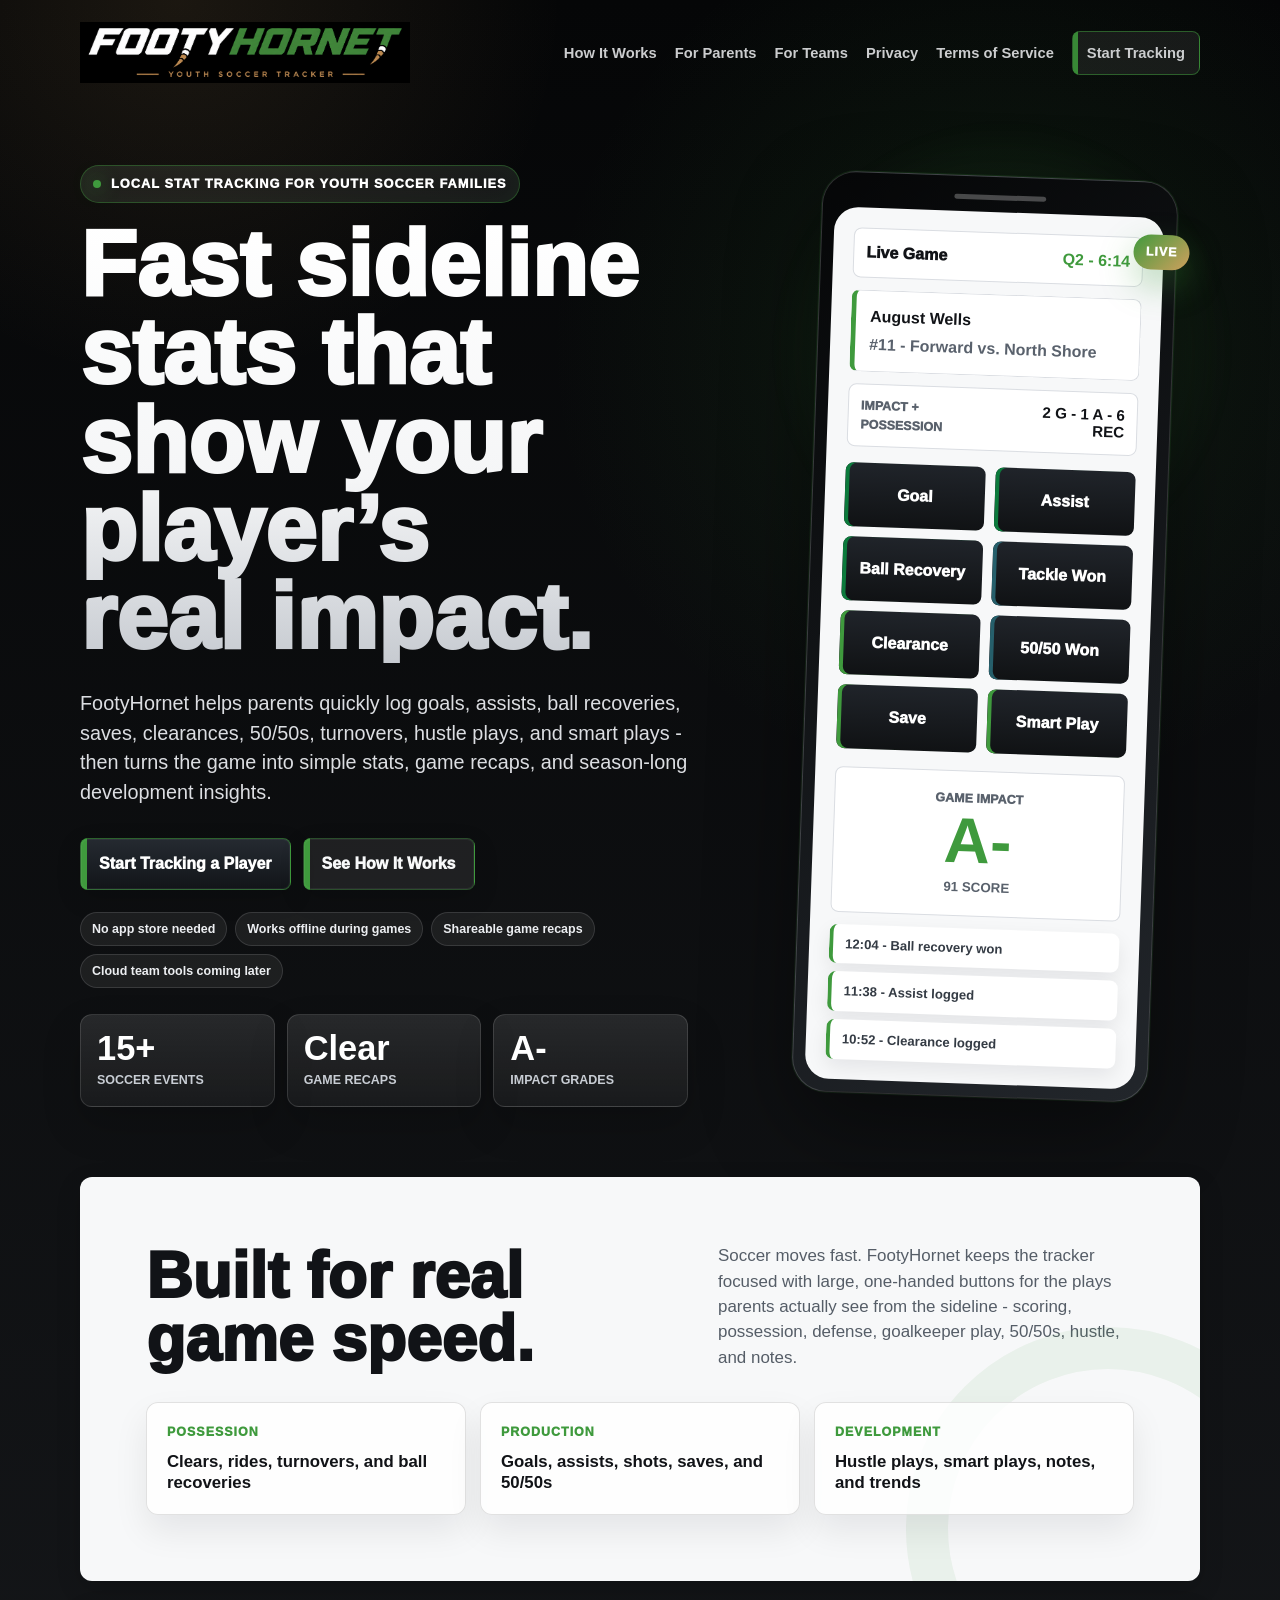
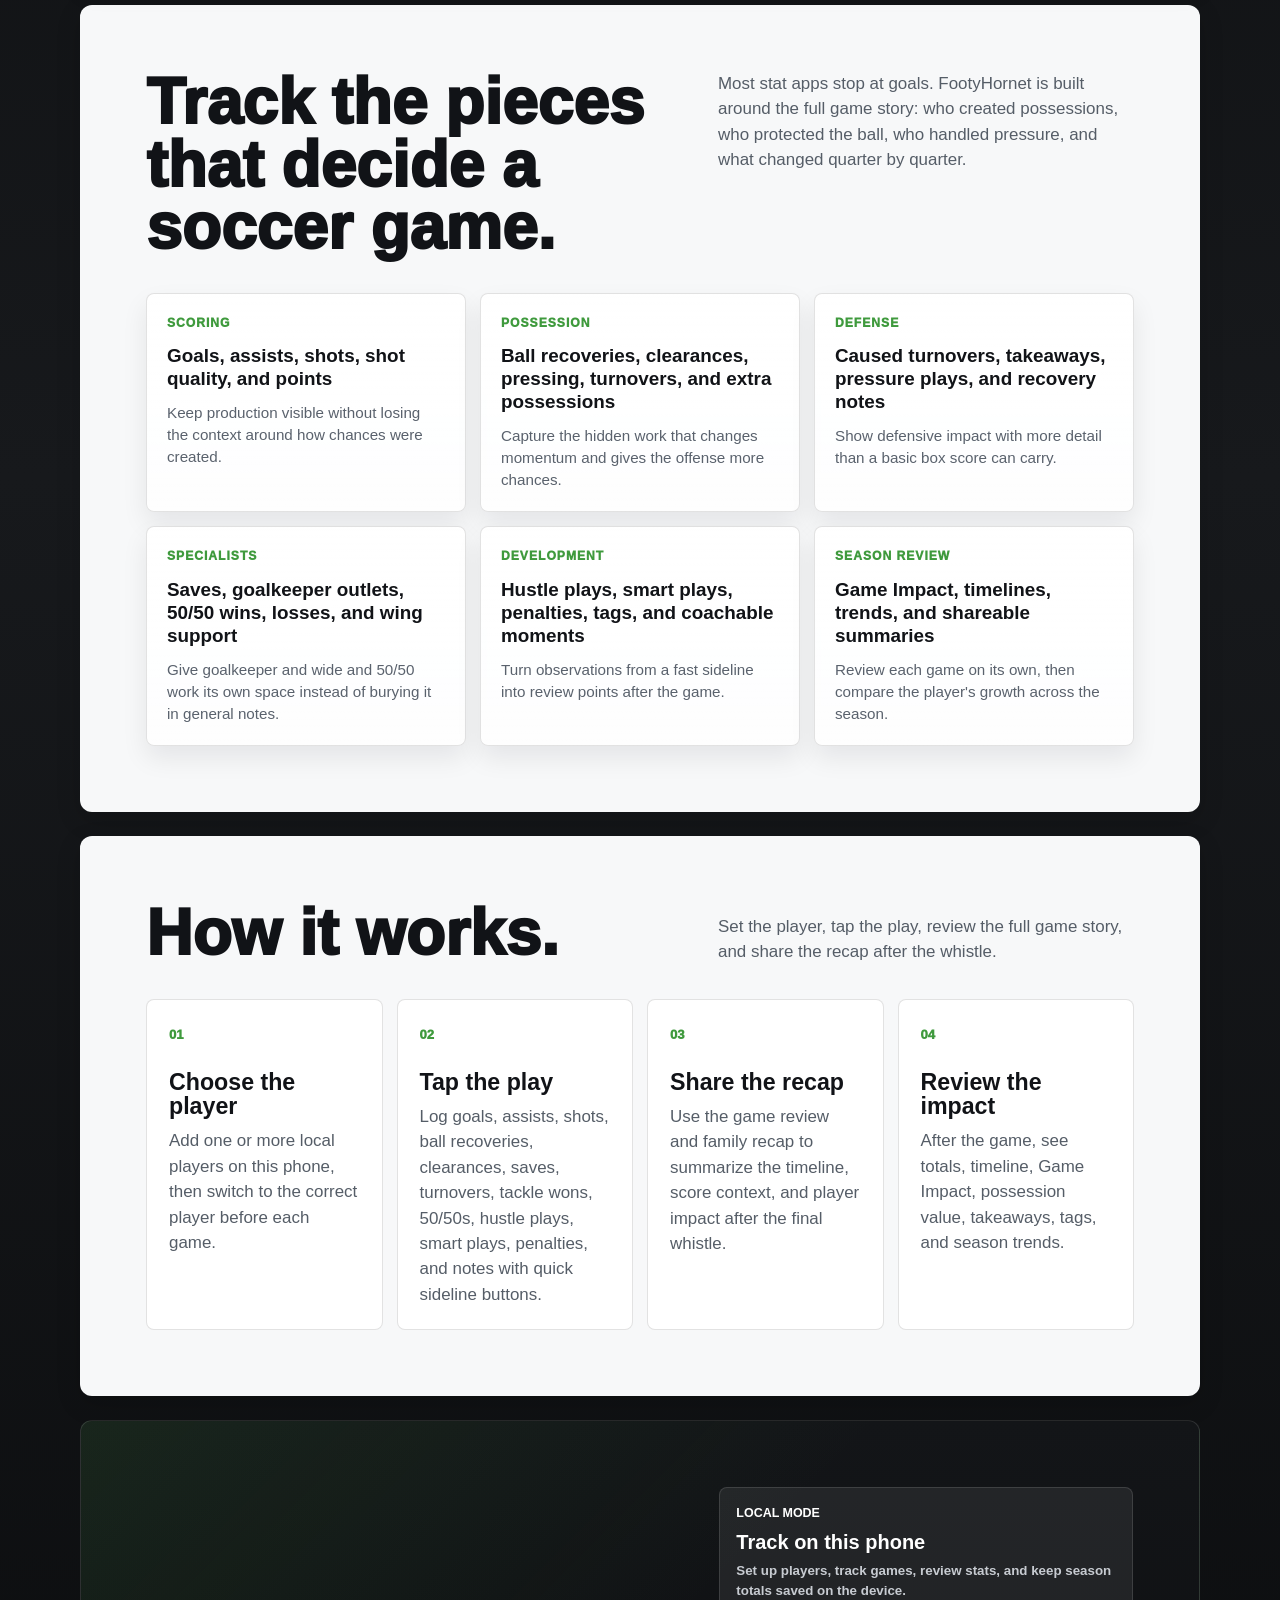
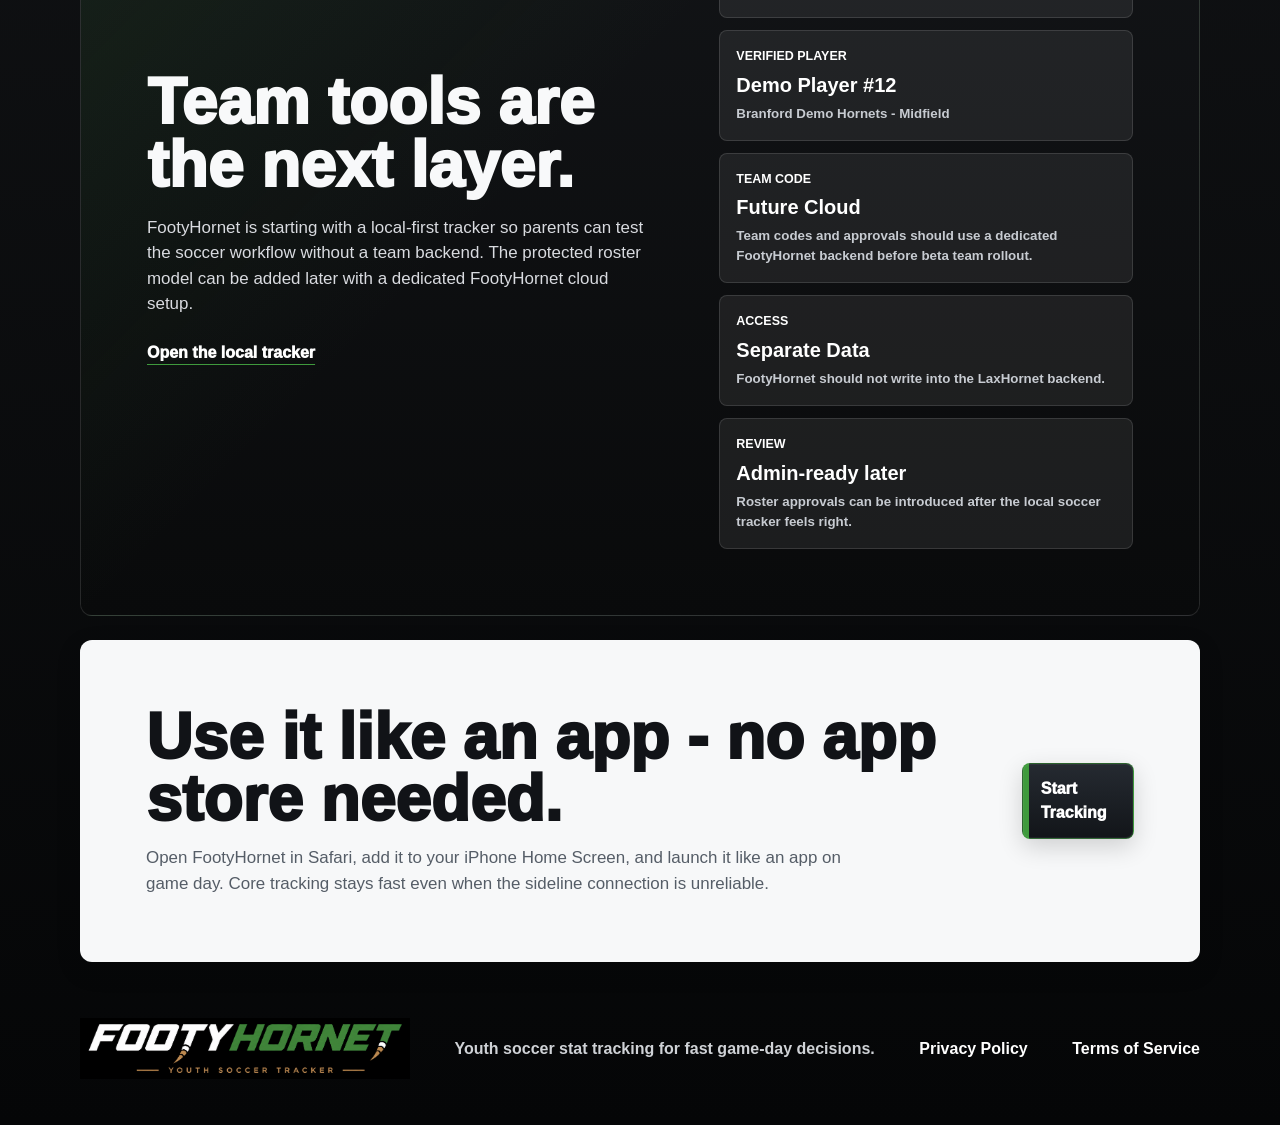
<file: index.html>
<!doctype html>
<html lang="en">
  <head>
    <meta charset="utf-8" />
    <meta name="viewport" content="width=device-width, initial-scale=1, viewport-fit=cover" />
    <meta name="theme-color" content="#0b0c0e" />
    <meta
      name="description"
      content="FootyHornet is a mobile-first youth soccer stat tracker for parents, local game tracking, offline saves, and season review."
    />
    <title>FootyHornet | Fast sideline stats that show your player&rsquo;s real impact</title>
    <link rel="manifest" href="manifest.json?v=5" />
    <link rel="icon" href="assets/footyhornet-icon.png?v=5" type="image/png" />
    <link rel="apple-touch-icon" href="assets/footyhornet-icon.png?v=5" />
    <link rel="stylesheet" href="landing.css?v=5" />
  </head>
  <body>
    <header class="site-header" aria-label="FootyHornet landing navigation">
      <a class="brand-link" href="/" aria-label="FootyHornet home">
        <img src="assets/footyhornet-logo.png?v=5" alt="FootyHornet" />
      </a>
      <nav class="landing-nav" aria-label="Primary">
        <a href="#how-it-works">How It Works</a>
        <a href="#parents">For Parents</a>
        <a href="#teams">For Teams</a>
        <a href="privacy.html">Privacy</a>
        <a href="terms.html">Terms of Service</a>
        <a class="nav-cta" href="app.html">Start Tracking</a>
      </nav>
    </header>

    <main>
      <section class="hero">
        <div class="hero-copy">
          <div class="hero-kicker">Local stat tracking for youth soccer families</div>
          <h1>Fast sideline stats that show your player&rsquo;s real impact.</h1>
          <p>
            FootyHornet helps parents quickly log goals, assists, ball recoveries, saves,
            clearances, 50/50s, turnovers, hustle plays, and smart plays - then turns the
            game into simple stats, game recaps, and season-long development insights.
          </p>
          <div class="hero-actions">
            <a class="btn primary" href="app.html">Start Tracking a Player</a>
            <a class="btn secondary" href="#how-it-works">See How It Works</a>
          </div>
          <div class="trust-row" aria-label="Key app benefits">
            <span>No app store needed</span>
            <span>Works offline during games</span>
            <span>Shareable game recaps</span>
            <span>Cloud team tools coming later</span>
          </div>
          <div class="hero-stats" aria-label="Highlighted FootyHornet features">
            <div>
              <strong>15+</strong>
              <span>soccer events</span>
            </div>
            <div>
              <strong>Clear</strong>
              <span>game recaps</span>
            </div>
            <div>
              <strong>A-</strong>
              <span>impact grades</span>
            </div>
          </div>
        </div>

        <div class="phone-wrap" aria-label="FootyHornet app preview">
          <div class="phone">
            <div class="phone-bar"></div>
            <div class="phone-screen">
              <div class="preview-top">
                <span>Live Game</span>
                <strong>Q2 - 6:14</strong>
              </div>
              <div class="preview-player">
                <strong>August Wells</strong>
                <span>#11 - Forward vs. North Shore</span>
              </div>
              <div class="preview-context">
                <span>Impact + possession</span>
                <strong>2 G - 1 A - 6 REC</strong>
              </div>
              <div class="preview-grid">
                <button>Goal</button>
                <button>Assist</button>
                <button>Ball Recovery</button>
                <button>Tackle Won</button>
                <button>Clearance</button>
                <button>50/50 Won</button>
                <button>Save</button>
                <button>Smart Play</button>
              </div>
              <div class="preview-impact">
                <span>Game Impact</span>
                <strong>A-</strong>
                <small>91 score</small>
              </div>
              <div class="preview-feed" aria-label="Recent game events">
                <span>12:04 - Ball recovery won</span>
                <span>11:38 - Assist logged</span>
                <span>10:52 - Clearance logged</span>
              </div>
            </div>
          </div>
        </div>
      </section>

      <section id="parents" class="section light spotlight-section">
        <div class="section-heading">
          <h2>Built for real game speed.</h2>
          <p>Soccer moves fast. FootyHornet keeps the tracker focused with large, one-handed buttons for the plays parents actually see from the sideline - scoring, possession, defense, goalkeeper play, 50/50s, hustle, and notes.</p>
        </div>
        <div class="spotlight-grid" aria-label="What FootyHornet highlights after games">
          <div><span>Possession</span><strong>Clears, rides, turnovers, and ball recoveries</strong></div>
          <div><span>Production</span><strong>Goals, assists, shots, saves, and 50/50s</strong></div>
          <div><span>Development</span><strong>Hustle plays, smart plays, notes, and trends</strong></div>
        </div>
      </section>

      <section class="section light detail-section" aria-labelledby="tracking-detail-heading">
        <div class="section-heading compact-heading">
          <h2 id="tracking-detail-heading">Track the pieces that decide a soccer game.</h2>
          <p>Most stat apps stop at goals. FootyHornet is built around the full game story: who created possessions, who protected the ball, who handled pressure, and what changed quarter by quarter.</p>
        </div>
        <div class="detail-matrix" aria-label="Detailed soccer tracking categories">
          <article>
            <span>Scoring</span>
            <strong>Goals, assists, shots, shot quality, and points</strong>
            <p>Keep production visible without losing the context around how chances were created.</p>
          </article>
          <article>
            <span>Possession</span>
            <strong>Ball recoveries, clearances, pressing, turnovers, and extra possessions</strong>
            <p>Capture the hidden work that changes momentum and gives the offense more chances.</p>
          </article>
          <article>
            <span>Defense</span>
            <strong>Caused turnovers, takeaways, pressure plays, and recovery notes</strong>
            <p>Show defensive impact with more detail than a basic box score can carry.</p>
          </article>
          <article>
            <span>Specialists</span>
            <strong>Saves, goalkeeper outlets, 50/50 wins, losses, and wing support</strong>
            <p>Give goalkeeper and wide and 50/50 work its own space instead of burying it in general notes.</p>
          </article>
          <article>
            <span>Development</span>
            <strong>Hustle plays, smart plays, penalties, tags, and coachable moments</strong>
            <p>Turn observations from a fast sideline into review points after the game.</p>
          </article>
          <article>
            <span>Season Review</span>
            <strong>Game Impact, timelines, trends, and shareable summaries</strong>
            <p>Review each game on its own, then compare the player's growth across the season.</p>
          </article>
        </div>
      </section>

      <section id="how-it-works" class="section light">
        <div class="section-heading">
          <h2>How it works.</h2>
          <p>Set the player, tap the play, review the full game story, and share the recap after the whistle.</p>
        </div>
        <div class="feature-list">
          <article>
            <span class="feature-number">01</span>
            <h3>Choose the player</h3>
            <p>Add one or more local players on this phone, then switch to the correct player before each game.</p>
          </article>
          <article>
            <span class="feature-number">02</span>
            <h3>Tap the play</h3>
            <p>Log goals, assists, shots, ball recoveries, clearances, saves, turnovers, tackle wons, 50/50s, hustle plays, smart plays, penalties, and notes with quick sideline buttons.</p>
          </article>
          <article>
            <span class="feature-number">03</span>
            <h3>Share the recap</h3>
            <p>Use the game review and family recap to summarize the timeline, score context, and player impact after the final whistle.</p>
          </article>
          <article>
            <span class="feature-number">04</span>
            <h3>Review the impact</h3>
            <p>After the game, see totals, timeline, Game Impact, possession value, takeaways, tags, and season trends.</p>
          </article>
        </div>
      </section>

      <section id="teams" class="section dark-split">
        <div>
          <h2>Team tools are the next layer.</h2>
          <p>
            FootyHornet is starting with a local-first tracker so parents can test the soccer workflow without a team backend.
            The protected roster model can be added later with a dedicated FootyHornet cloud setup.
          </p>
          <a class="text-link" href="app.html">Open the local tracker</a>
        </div>
        <div class="team-panel">
          <div class="mini-card">
            <span>Local Mode</span>
            <strong>Track on this phone</strong>
            <small>Set up players, track games, review stats, and keep season totals saved on the device.</small>
          </div>
          <div class="mini-card">
            <span>Verified Player</span>
            <strong>Demo Player #12</strong>
            <small>Branford Demo Hornets - Midfield</small>
          </div>
          <div class="mini-card">
            <span>Team Code</span>
            <strong>Future Cloud</strong>
            <small>Team codes and approvals should use a dedicated FootyHornet backend before beta team rollout.</small>
          </div>
          <div class="mini-card">
            <span>Access</span>
            <strong>Separate Data</strong>
            <small>FootyHornet should not write into the LaxHornet backend.</small>
          </div>
          <div class="mini-card">
            <span>Review</span>
            <strong>Admin-ready later</strong>
            <small>Roster approvals can be introduced after the local soccer tracker feels right.</small>
          </div>
        </div>
      </section>

      <section class="section light install-section">
        <div>
          <h2>Use it like an app - no app store needed.</h2>
          <p>
            Open FootyHornet in Safari, add it to your iPhone Home Screen, and launch it like an app on game day.
            Core tracking stays fast even when the sideline connection is unreliable.
          </p>
        </div>
        <a class="btn primary" href="app.html">Start Tracking</a>
      </section>
    </main>

    <footer class="site-footer">
      <img src="assets/footyhornet-logo.png?v=5" alt="FootyHornet" />
      <span>Youth soccer stat tracking for fast game-day decisions.</span>
      <a href="privacy.html">Privacy Policy</a>
      <a href="terms.html">Terms of Service</a>
    </footer>
  </body>
</html>
</file>
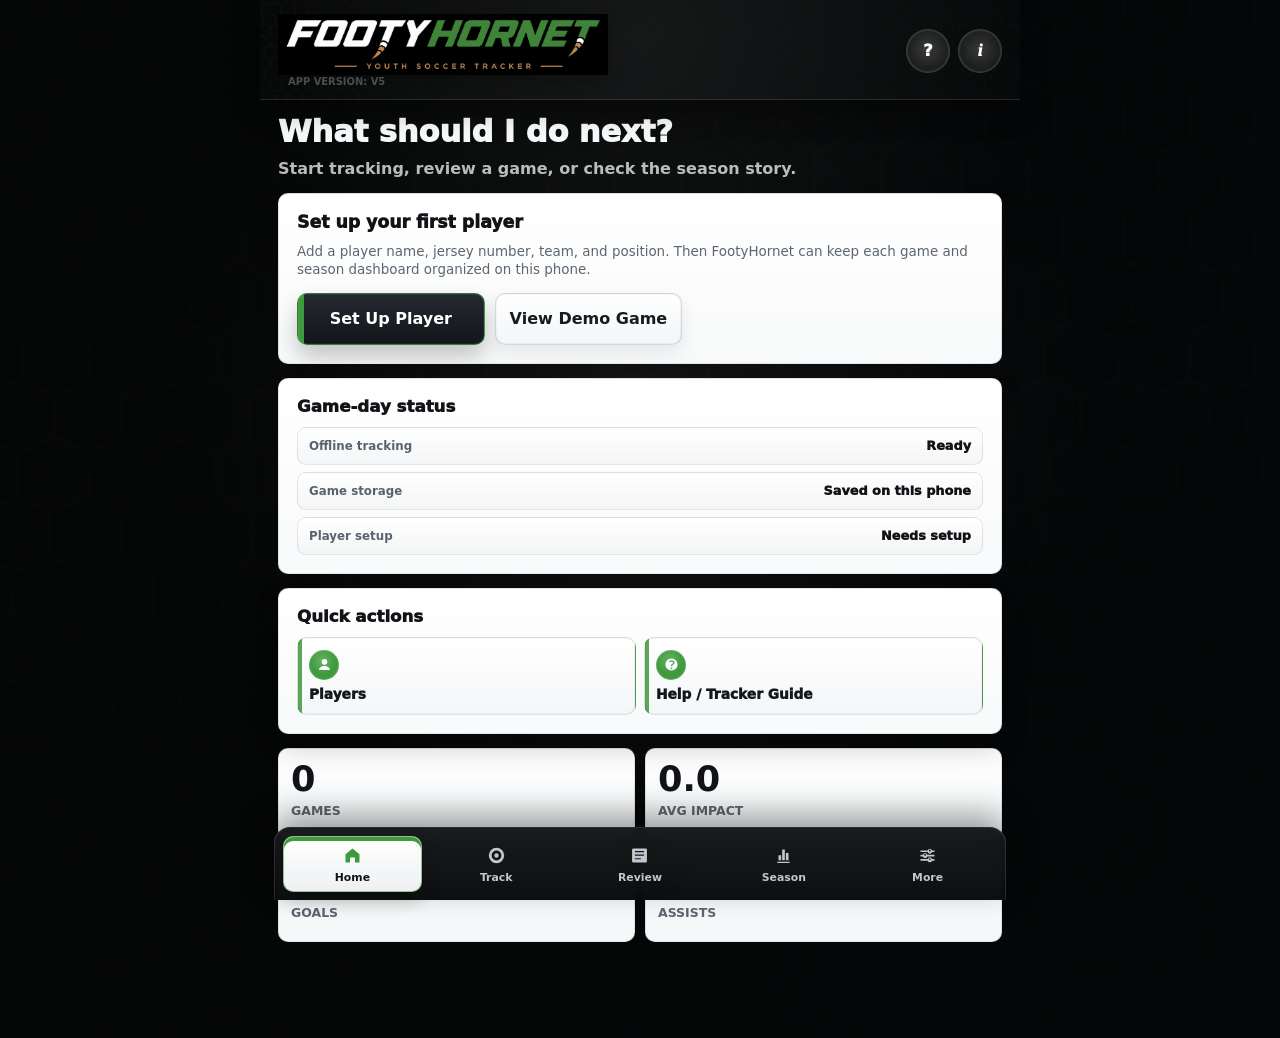
<file: app.html>
<!doctype html>
<html lang="en">
  <head>
    <meta charset="utf-8" />
    <meta name="viewport" content="width=device-width, initial-scale=1, viewport-fit=cover" />
    <meta name="theme-color" content="#0b0c0e" />
    <meta name="description" content="FootyHornet youth soccer stat tracker" />
    <title>FootyHornet App</title>
    <link rel="manifest" href="manifest.json?v=5" />
    <link rel="icon" href="assets/footyhornet-icon.png?v=5" type="image/png" />
    <link rel="apple-touch-icon" href="assets/footyhornet-icon.png?v=5" />
    <link rel="stylesheet" href="styles.css?v=5" />
  </head>
  <body>
    <noscript>
      <section class="noscript-fallback">
        <img src="assets/footyhornet-logo.png?v=5" alt="FootyHornet" />
        <div class="card pad">
          <h1>FootyHornet needs JavaScript to run.</h1>
          <p>
            Game tracking, local saves, player setup, reviews, and season totals require JavaScript.
            Please enable JavaScript or open FootyHornet in Safari, Chrome, or another modern browser.
          </p>
          <div class="account-actions">
            <a class="btn brand positive" href="/">Back to FootyHornet Home</a>
            <a class="btn brand neutral" href="privacy.html">Privacy Policy</a>
            <a class="btn brand neutral" href="terms.html">Terms of Use</a>
          </div>
        </div>
      </section>
    </noscript>
    <div id="app" class="app-shell lh-app-shell"></div>
    <script src="assets/supabase.min.js?v=5" defer></script>
    <script src="app.js?v=5" defer></script>
  </body>
</html>
</file>
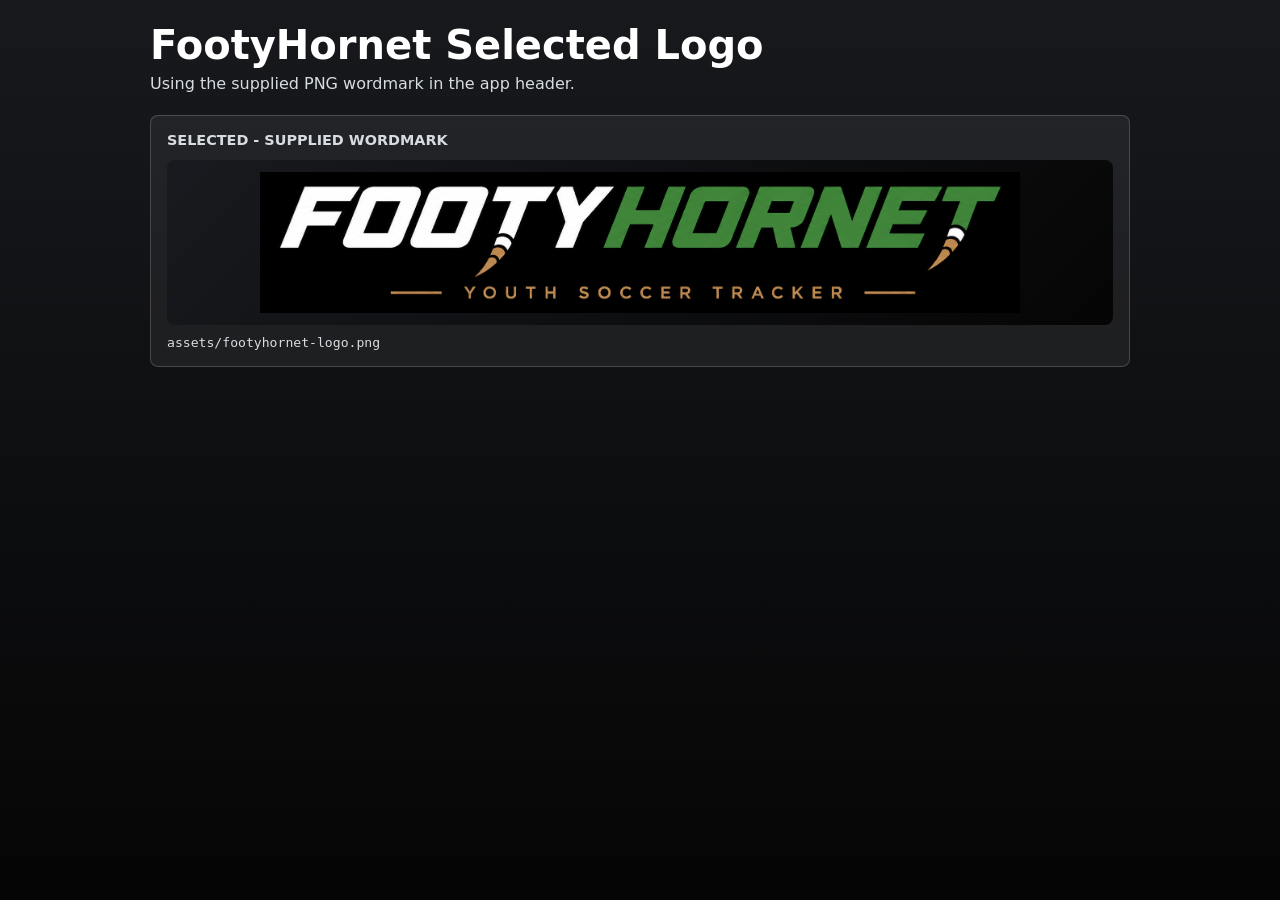
<file: logo-options.html>
<!doctype html>
<html lang="en">
  <head>
    <meta charset="utf-8" />
    <meta name="viewport" content="width=device-width, initial-scale=1" />
    <title>FootyHornet Logo Options</title>
    <style>
      :root {
        --navy: #0b0c0e;
        --red: #d71920;
        --white: #ffffff;
        --gray: #d7dce2;
        --black: #050505;
      }

      * {
        box-sizing: border-box;
      }

      body {
        margin: 0;
        min-height: 100vh;
        padding: 24px;
        background: linear-gradient(180deg, #17191d, #050505);
        color: var(--white);
        font-family: Inter, ui-sans-serif, system-ui, -apple-system, BlinkMacSystemFont, "Segoe UI", sans-serif;
      }

      main {
        max-width: 980px;
        margin: 0 auto;
      }

      h1 {
        margin: 0 0 8px;
        font-size: clamp(1.6rem, 5vw, 2.5rem);
        line-height: 1.05;
      }

      p {
        margin: 0 0 22px;
        color: var(--gray);
      }

      .grid {
        display: grid;
        gap: 18px;
      }

      .option {
        padding: 16px;
        border: 1px solid rgba(255, 255, 255, 0.18);
        border-radius: 8px;
        background: rgba(255, 255, 255, 0.06);
      }

      .option h2 {
        margin: 0 0 12px;
        color: var(--gray);
        font-size: 0.9rem;
        text-transform: uppercase;
      }

      .logo-frame {
        display: grid;
        min-height: 118px;
        place-items: center;
        padding: 12px;
        border-radius: 8px;
        background: linear-gradient(135deg, #181a1f, #050505);
      }

      img {
        display: block;
        width: 100%;
        max-width: 760px;
        height: auto;
      }

      code {
        display: block;
        margin-top: 10px;
        color: var(--gray);
        font-size: 0.82rem;
        word-break: break-all;
      }
    </style>
  </head>
  <body>
    <main>
      <h1>FootyHornet Selected Logo</h1>
      <p>Using the supplied PNG wordmark in the app header.</p>

      <section class="grid" aria-label="Logo options">
        <article class="option">
          <h2>Selected - Supplied Wordmark</h2>
          <div class="logo-frame"><img src="assets/footyhornet-logo.png" alt="FootyHornet supplied wordmark" /></div>
          <code>assets/footyhornet-logo.png</code>
        </article>
      </section>
    </main>
  </body>
</html>
</file>
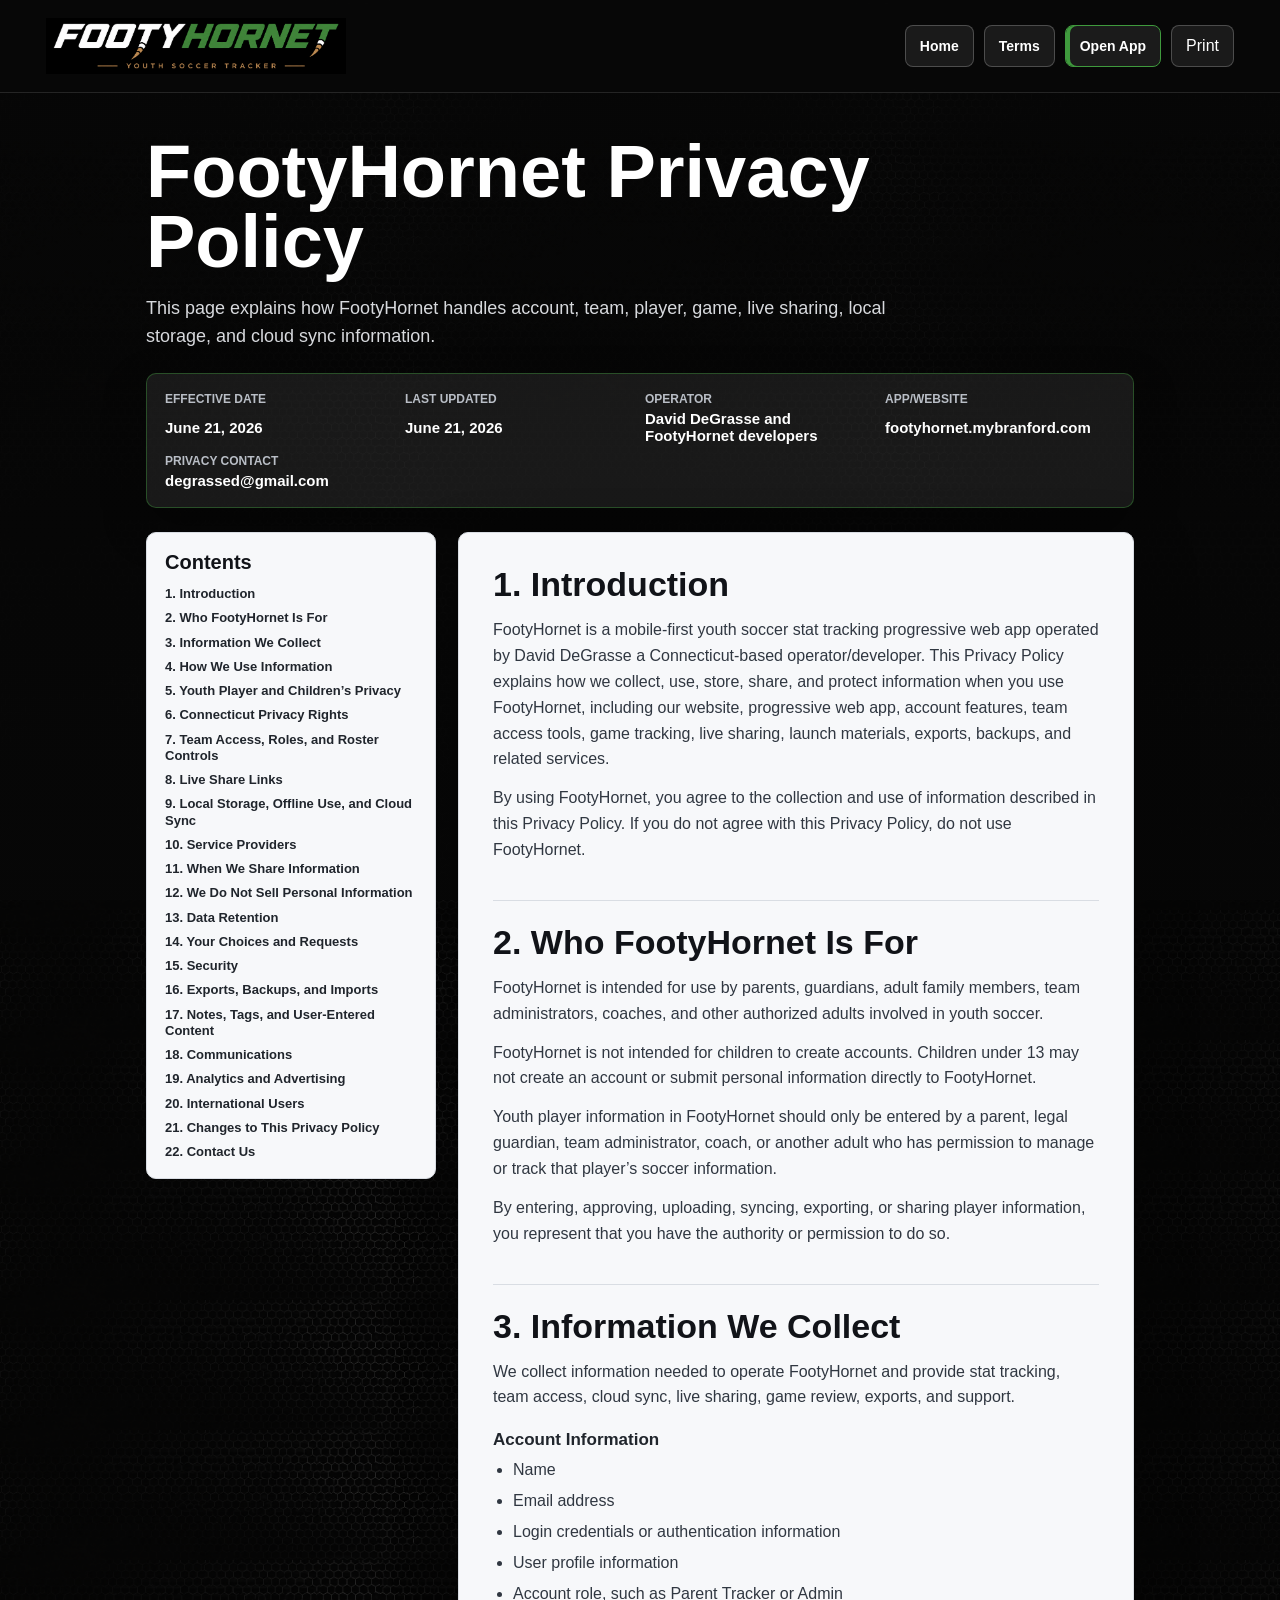
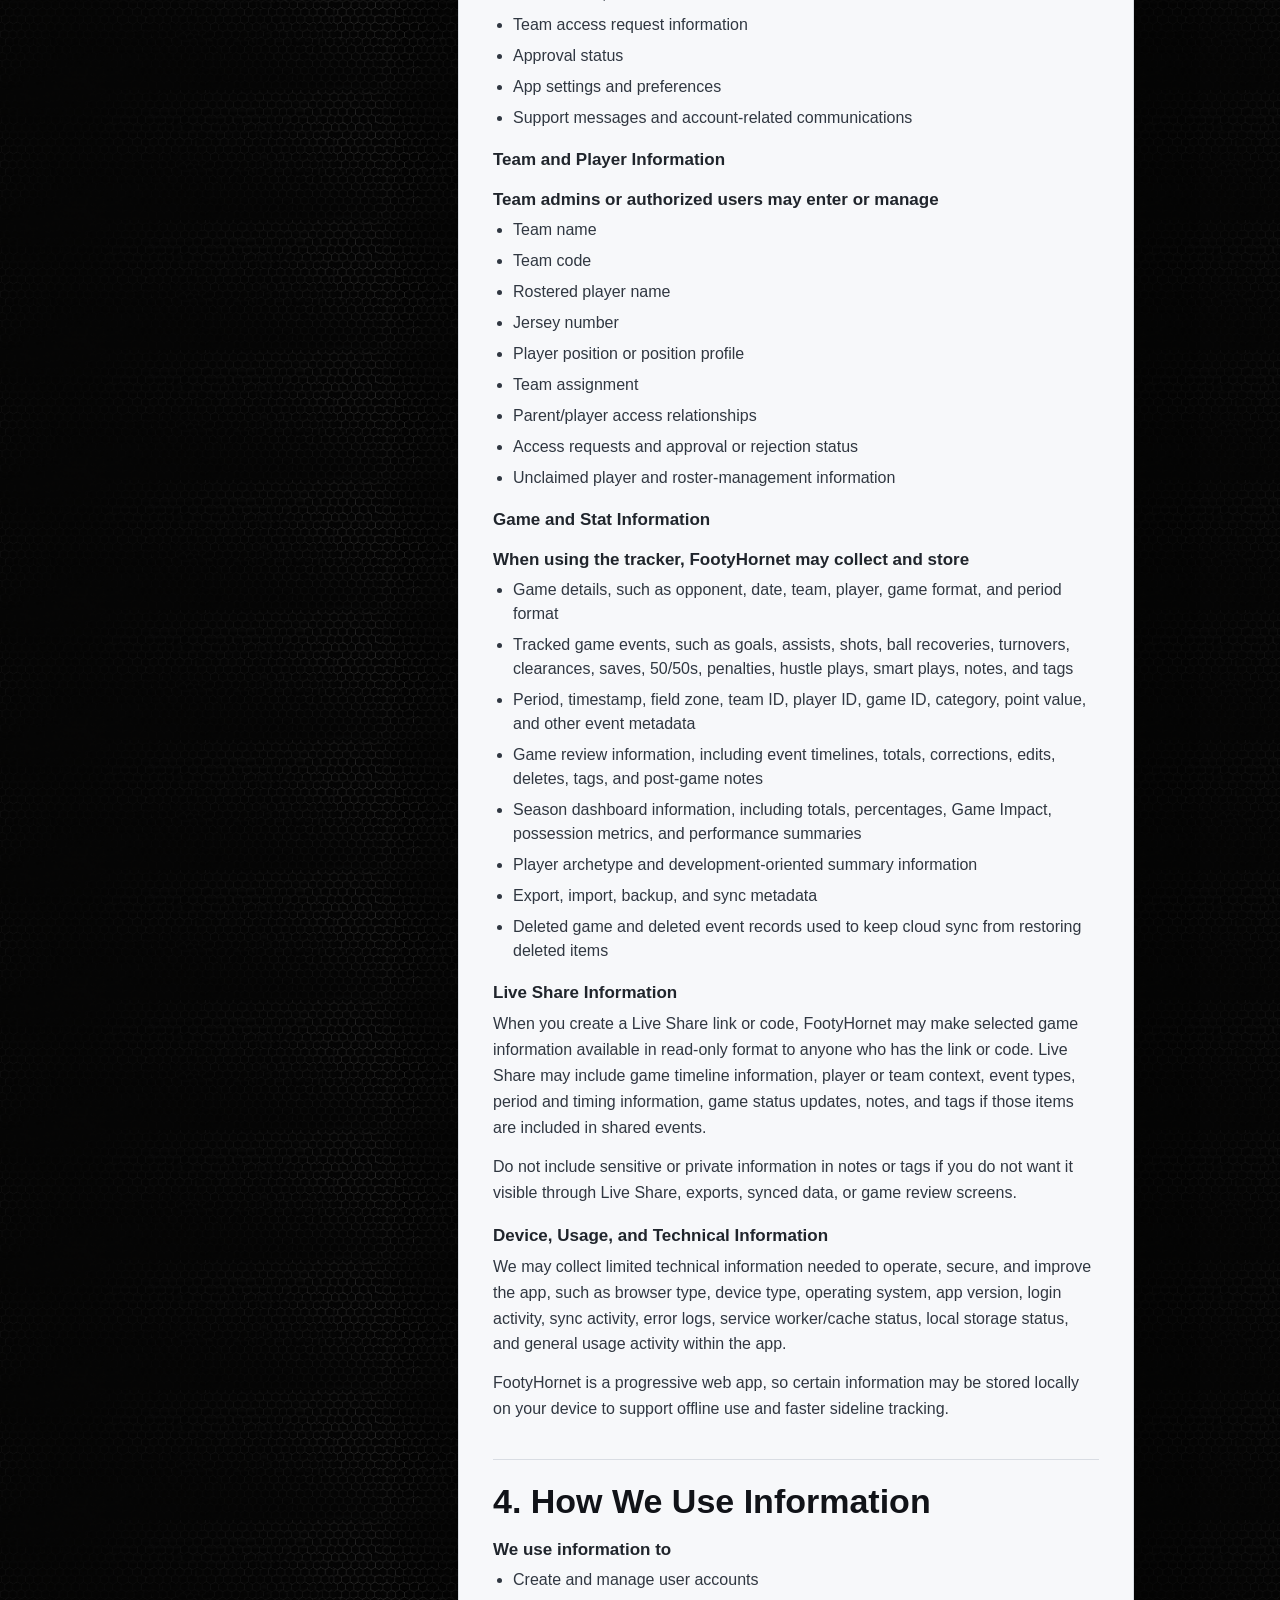
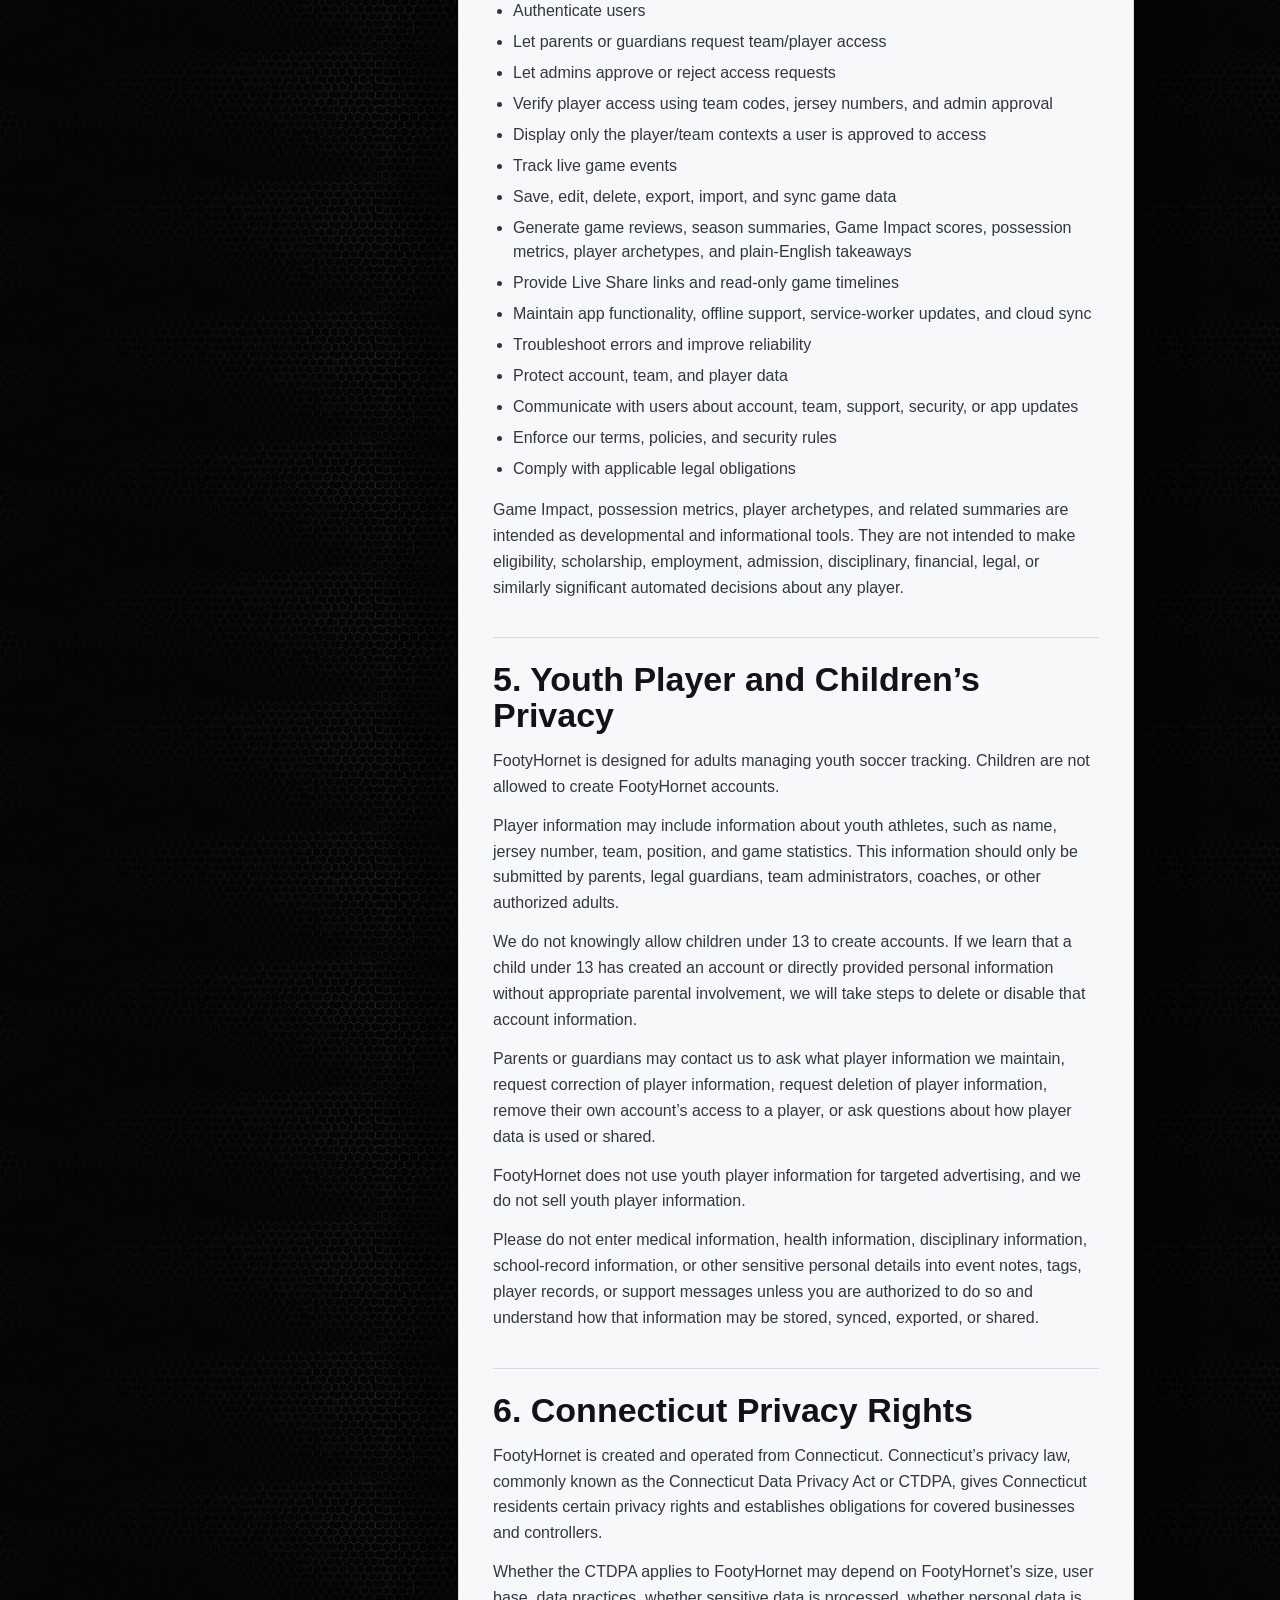
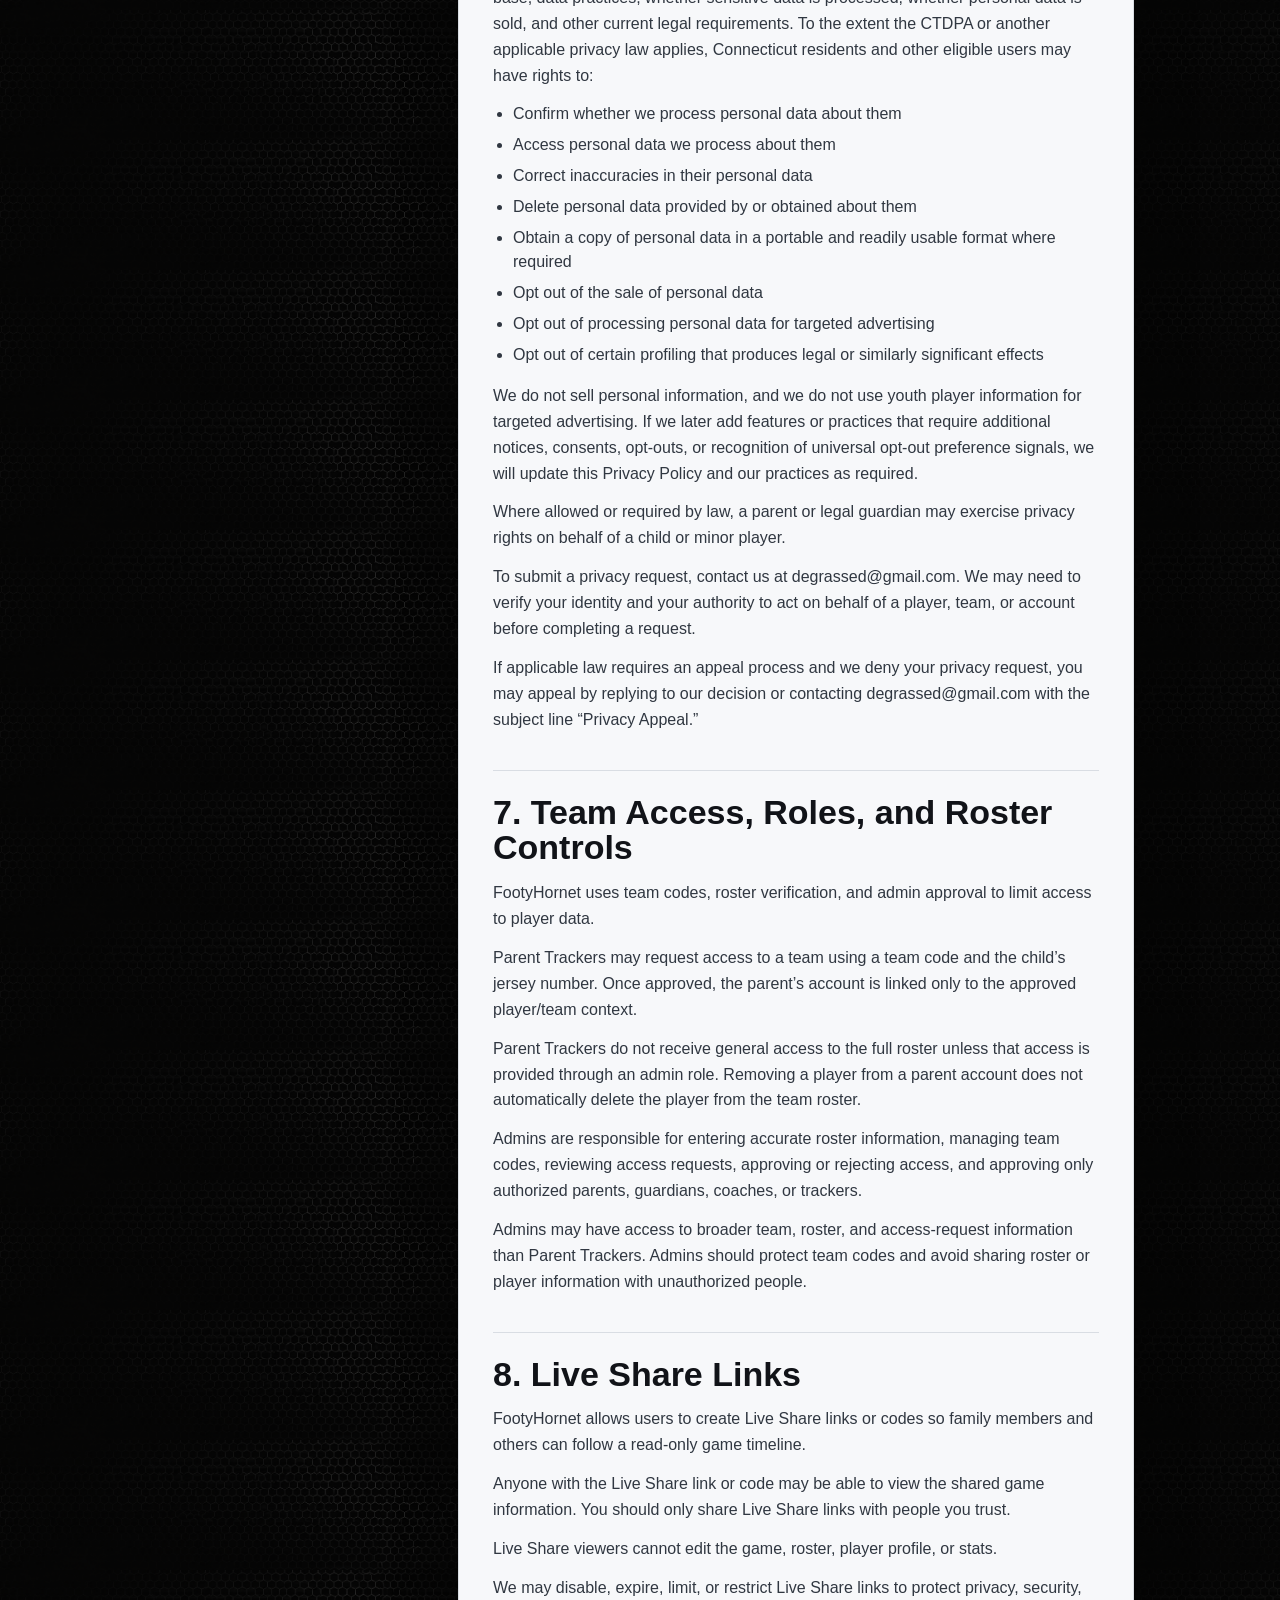
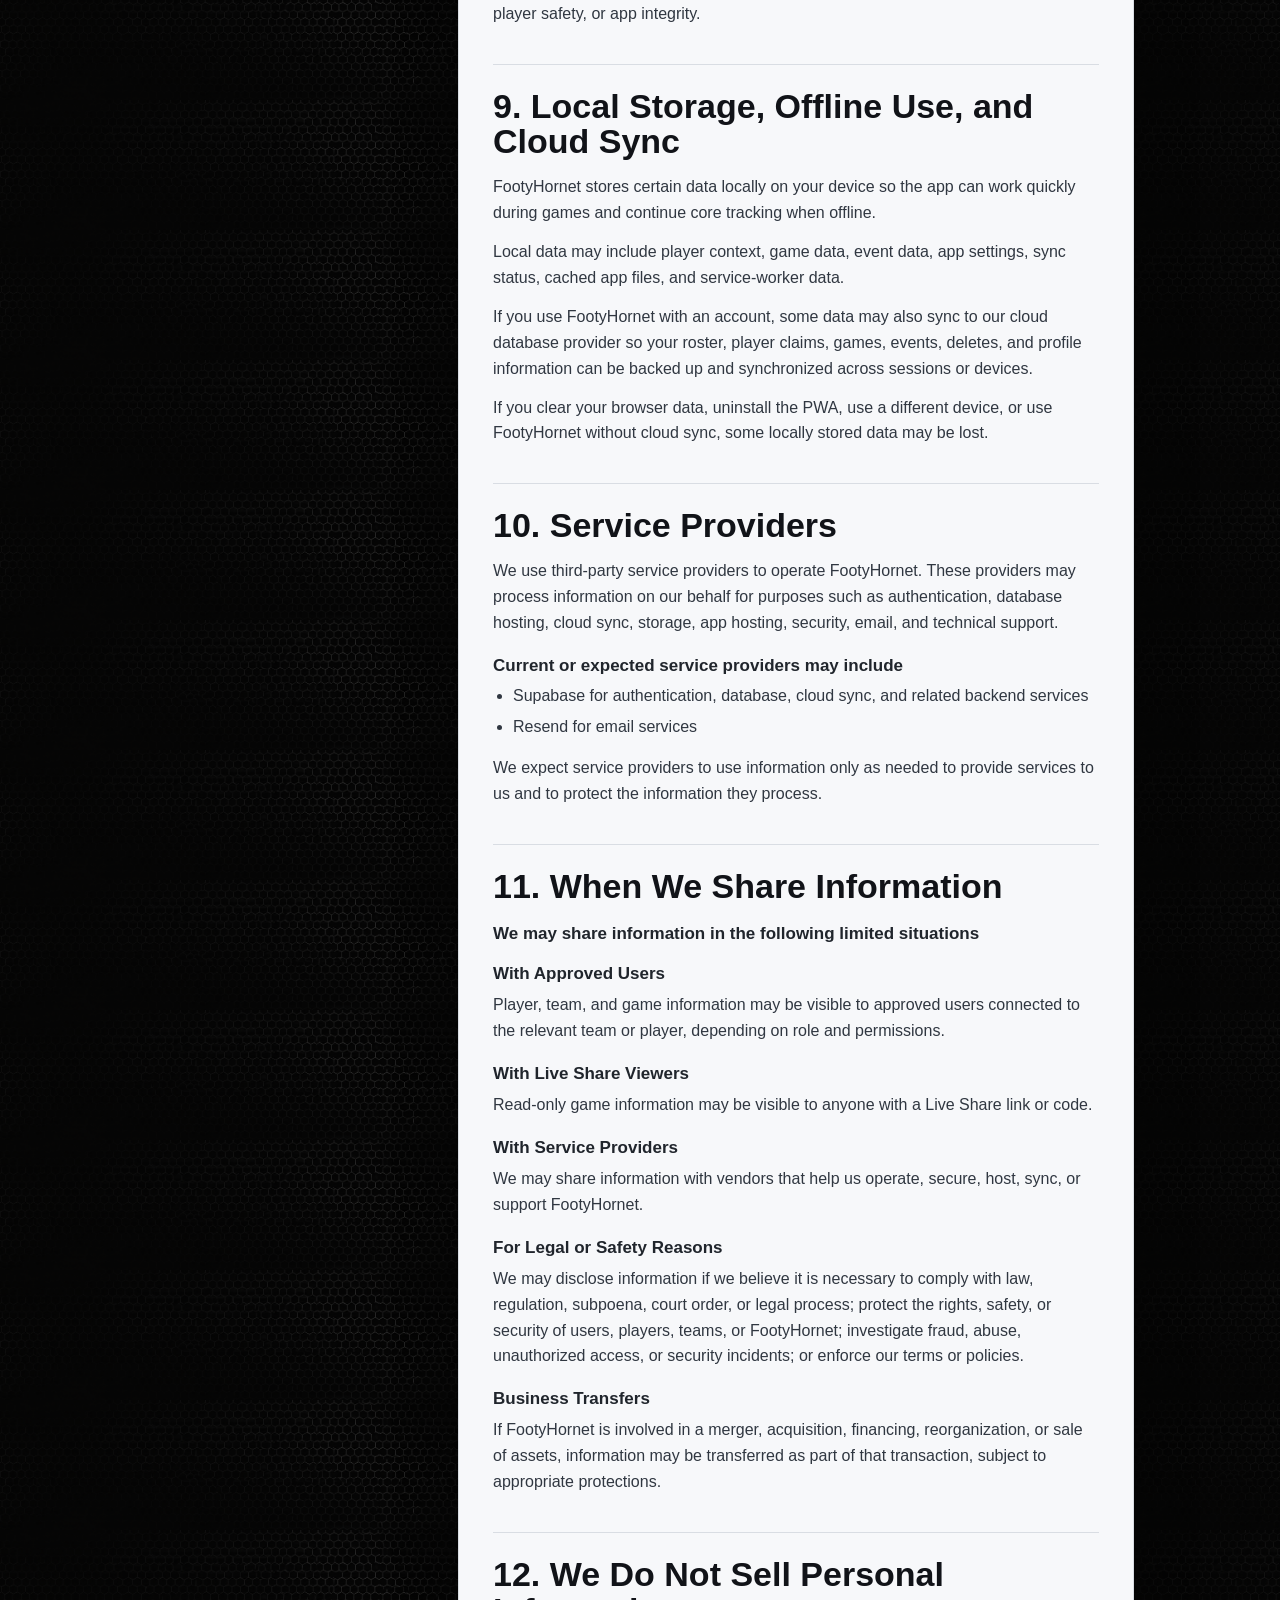
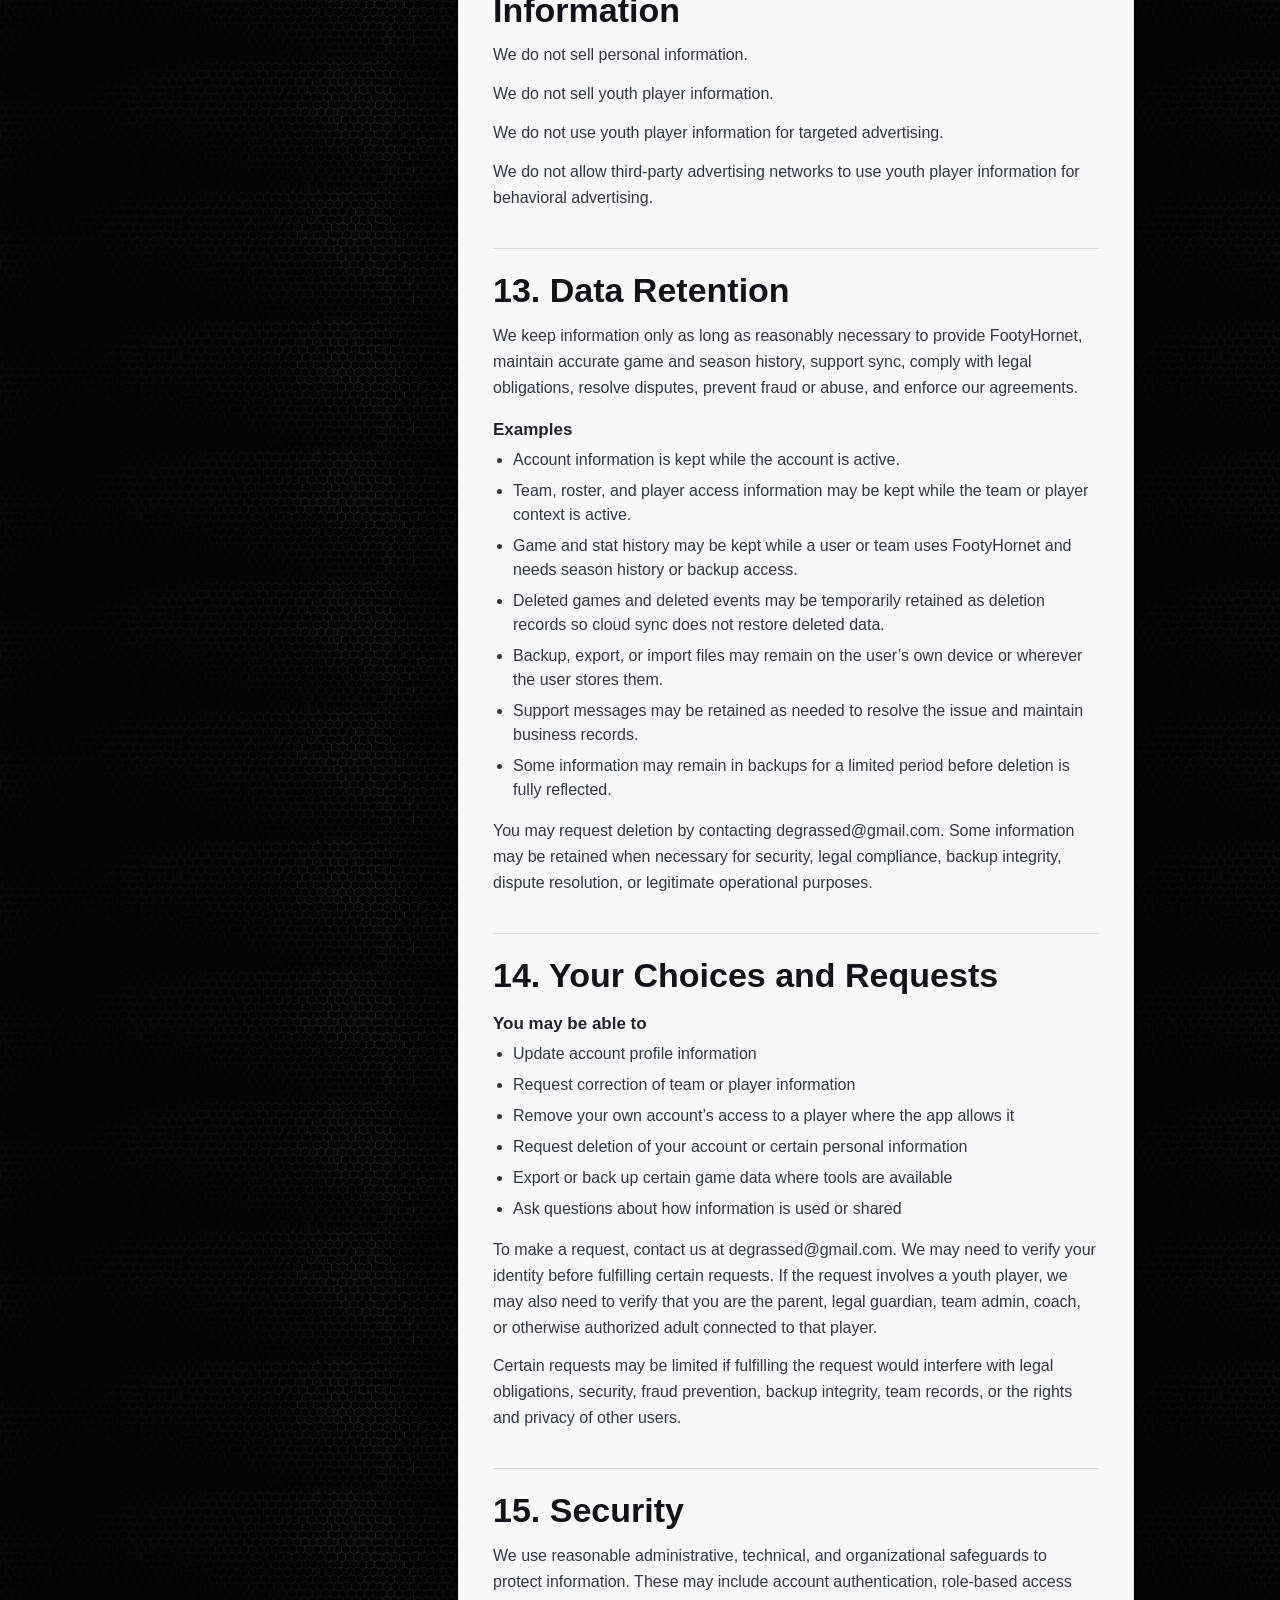
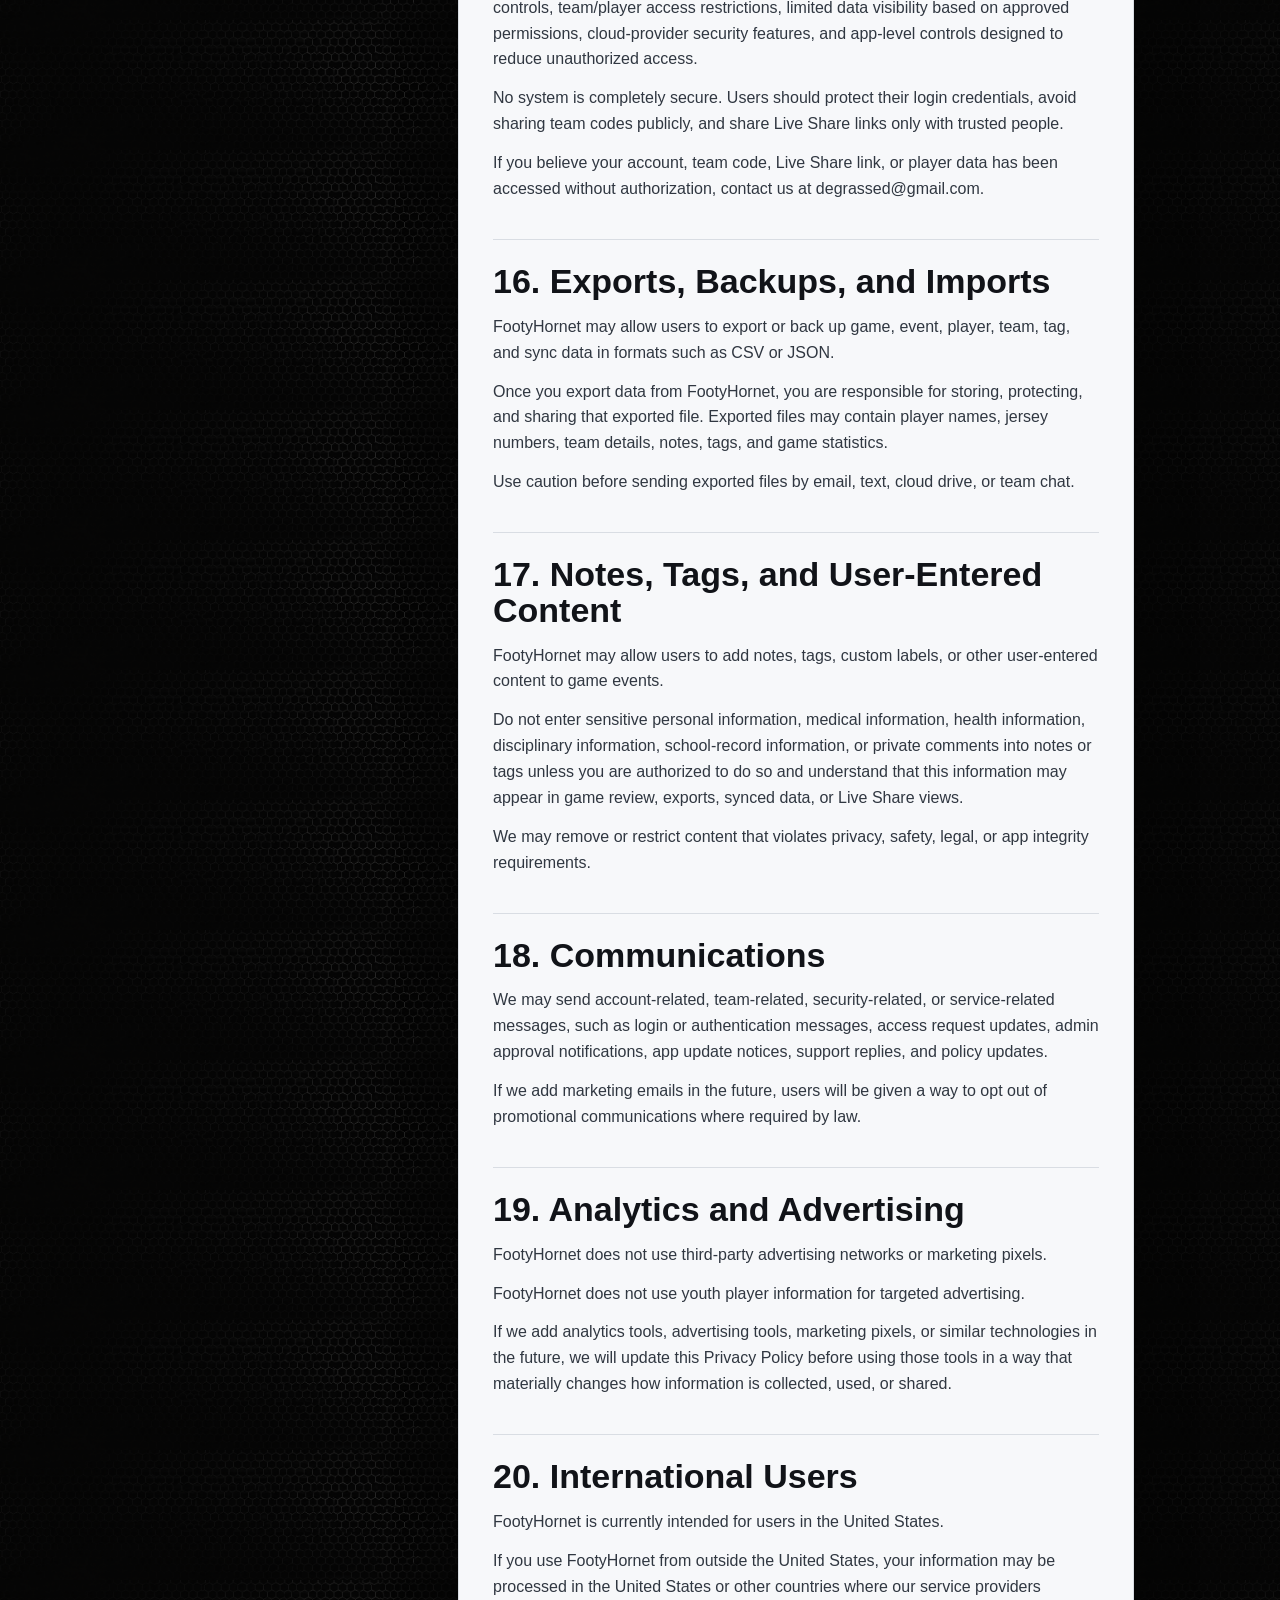
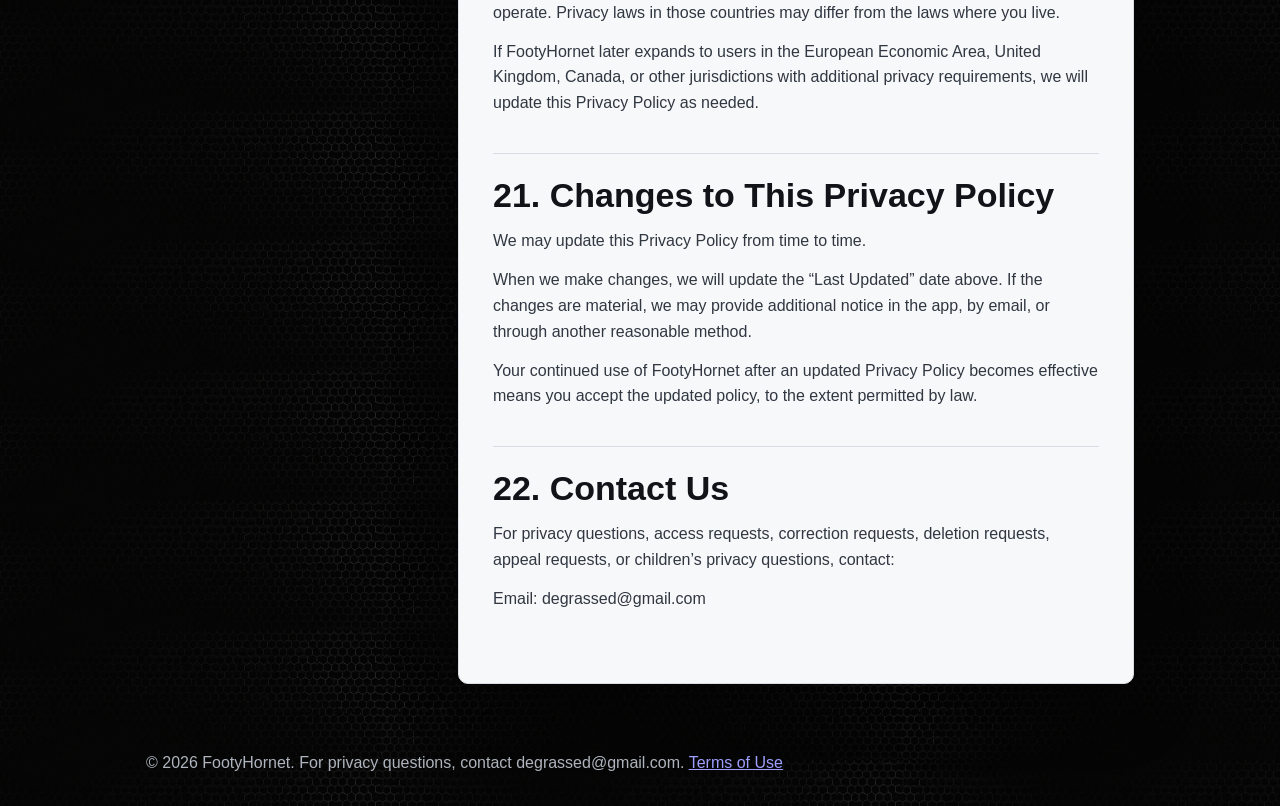
<file: privacy.html>
<!doctype html>
<html lang="en">
  <head>
    <meta charset="utf-8" />
    <meta name="viewport" content="width=device-width, initial-scale=1, viewport-fit=cover" />
    <meta name="theme-color" content="#0b0c0e" />
    <meta name="description" content="FootyHornet Privacy Policy for youth soccer stat tracking, team access, live sharing, local storage, and cloud sync." />
    <title>FootyHornet Privacy Policy</title>
    <link rel="manifest" href="manifest.json?v=5" />
    <link rel="icon" href="assets/footyhornet-icon.png?v=5" type="image/png" />
    <link rel="apple-touch-icon" href="assets/footyhornet-icon.png?v=5" />
    <style>
      :root { color-scheme: dark; --black: #070707; --carbon: #151515; --panel: #f7f8fa; --text: #111318; --muted: #5b6470; --line: #d9dde3; --brand: #3f9a3d; --white: #ffffff; }
      * { box-sizing: border-box; }
      html { scroll-behavior: smooth; }
      body { margin: 0; min-height: 100vh; font-family: Arial, Helvetica, sans-serif; background: #0b0b0b url("assets/honeycombblack.png?v=5") top center / 520px auto repeat; color: var(--white); }
      body::before { content: ""; position: fixed; inset: 0; pointer-events: none; background: linear-gradient(180deg, rgba(7,7,7,.72), rgba(7,7,7,.94)); }
      .policy-shell { position: relative; z-index: 1; }
      .topbar { display: flex; align-items: center; justify-content: space-between; gap: 18px; padding: 18px clamp(18px, 4vw, 46px); border-bottom: 1px solid rgba(255,255,255,.12); background: rgba(8,8,8,.78); backdrop-filter: blur(10px); position: sticky; top: 0; z-index: 5; }
      .brand img { display: block; width: min(300px, 70vw); height: auto; }
      .top-links { display: flex; align-items: center; gap: 10px; flex-wrap: wrap; justify-content: flex-end; }
      .top-links a, .print-btn { min-height: 42px; display: inline-flex; align-items: center; justify-content: center; border-radius: 8px; border: 1px solid rgba(255,255,255,.22); padding: 10px 14px; color: var(--white); background: rgba(255,255,255,.08); text-decoration: none; font-weight: 800; font-size: 14px; }
      .top-links a.primary { border-color: var(--brand); box-shadow: inset 4px 0 0 var(--brand); }
      .print-btn { cursor: pointer; font: inherit; }
      .hero { padding: 44px clamp(18px, 4vw, 46px) 24px; max-width: 1080px; margin: 0 auto; }
      .hero h1 { margin: 0; font-size: clamp(38px, 7vw, 74px); line-height: .95; letter-spacing: 0; max-width: 760px; }
      .hero p { max-width: 780px; color: #d7d9dd; font-size: 18px; line-height: 1.55; }
      .meta-card { margin-top: 22px; padding: 18px; border: 1px solid rgba(63,154,61,.42); border-radius: 10px; background: rgba(255,255,255,.08); box-shadow: 0 18px 42px rgba(0,0,0,.34); }
      .meta-card ul { display: grid; gap: 10px; grid-template-columns: repeat(auto-fit, minmax(220px, 1fr)); list-style: none; padding: 0; margin: 0; }
      .meta-card li { display: grid; gap: 4px; }
      .meta-card span { color: #b9bec6; font-size: 12px; font-weight: 900; text-transform: uppercase; }
      .meta-card strong { color: var(--white); font-size: 15px; }
      .policy-wrap { max-width: 1080px; margin: 0 auto; padding: 0 clamp(18px, 4vw, 46px) 70px; }
      .policy-grid { display: grid; grid-template-columns: 290px minmax(0, 1fr); gap: 22px; align-items: start; }
      .toc { position: sticky; top: 92px; border-radius: 10px; background: var(--panel); color: var(--text); padding: 18px; border: 1px solid var(--line); }
      .toc h2 { margin: 0 0 12px; font-size: 20px; }
      .toc nav { display: grid; gap: 8px; }
      .toc a { color: #20252c; font-weight: 800; font-size: 13px; line-height: 1.25; text-decoration: none; }
      .toc a:hover { color: var(--brand); }
      .policy-card { background: var(--panel); color: var(--text); border: 1px solid var(--line); border-radius: 10px; padding: clamp(20px, 4vw, 34px); box-shadow: 0 22px 60px rgba(0,0,0,.34); }
      .policy-section { padding: 24px 0; border-top: 1px solid var(--line); scroll-margin-top: 110px; }
      .policy-section:first-child { border-top: 0; padding-top: 0; }
      .policy-section h2 { margin: 0 0 14px; font-size: clamp(24px, 4vw, 34px); line-height: 1.05; color: #111318; }
      .policy-section h3 { margin: 20px 0 8px; font-size: 17px; color: #20252c; }
      .policy-section p { margin: 0 0 13px; color: #303741; line-height: 1.62; font-size: 16px; }
      .policy-section ul { margin: 0 0 16px 20px; padding: 0; color: #303741; }
      .policy-section li { margin: 7px 0; line-height: 1.5; }
      .policy-section a { color: #b80c0c; font-weight: 800; overflow-wrap: anywhere; }
      .footer { max-width: 1080px; margin: 0 auto; padding: 0 clamp(18px, 4vw, 46px) 34px; color: #aeb4bd; }
      @media (max-width: 820px) { .topbar { align-items: flex-start; flex-direction: column; } .top-links { width: 100%; justify-content: flex-start; } .policy-grid { grid-template-columns: 1fr; } .toc { position: static; } }
      @media (max-width: 520px) { .hero { padding-top: 34px; } .top-links a, .print-btn { flex: 1 1 auto; } .policy-card { border-radius: 8px; } }
      @media print { body { background: white; color: black; } body::before, .topbar, .toc, .footer { display: none; } .policy-wrap, .hero { max-width: none; padding: 0; } .hero h1 { color: black; font-size: 34px; } .hero p { color: black; } .meta-card, .policy-card { box-shadow: none; border-color: #999; background: white; color: black; } }
    </style>
  </head>
  <body>
    <div class="policy-shell">
      <header class="topbar"><a class="brand" href="/" aria-label="FootyHornet home"><img src="assets/footyhornet-logo.png?v=5" alt="FootyHornet" /></a><div class="top-links"><a href="/">Home</a><a href="terms.html">Terms</a><a class="primary" href="app.html">Open App</a><button class="print-btn" type="button" onclick="window.print()">Print</button></div></header>
      <main><section class="hero"><h1>FootyHornet Privacy Policy</h1><p>This page explains how FootyHornet handles account, team, player, game, live sharing, local storage, and cloud sync information.</p><div class="meta-card" aria-label="Policy details"><ul><li><span>Effective Date</span><strong>June 21, 2026</strong></li>
<li><span>Last Updated</span><strong>June 21, 2026</strong></li>
<li><span>Operator</span><strong>David DeGrasse and FootyHornet developers</strong></li>
<li><span>App/Website</span><strong>footyhornet.mybranford.com</strong></li>
<li><span>Privacy Contact</span><strong>degrassed@gmail.com</strong></li></ul></div></section><section class="policy-wrap"><div class="policy-grid"><aside class="toc" aria-label="Policy contents"><h2>Contents</h2><nav><a href="#introduction">1. Introduction</a>
<a href="#who-footyhornet-is-for">2. Who FootyHornet Is For</a>
<a href="#information-we-collect">3. Information We Collect</a>
<a href="#how-we-use-information">4. How We Use Information</a>
<a href="#youth-player-and-children-s-privacy">5. Youth Player and Children’s Privacy</a>
<a href="#connecticut-privacy-rights">6. Connecticut Privacy Rights</a>
<a href="#team-access-roles-and-roster-controls">7. Team Access, Roles, and Roster Controls</a>
<a href="#live-share-links">8. Live Share Links</a>
<a href="#local-storage-offline-use-and-cloud-sync">9. Local Storage, Offline Use, and Cloud Sync</a>
<a href="#service-providers">10. Service Providers</a>
<a href="#when-we-share-information">11. When We Share Information</a>
<a href="#we-do-not-sell-personal-information">12. We Do Not Sell Personal Information</a>
<a href="#data-retention">13. Data Retention</a>
<a href="#your-choices-and-requests">14. Your Choices and Requests</a>
<a href="#security">15. Security</a>
<a href="#exports-backups-and-imports">16. Exports, Backups, and Imports</a>
<a href="#notes-tags-and-user-entered-content">17. Notes, Tags, and User-Entered Content</a>
<a href="#communications">18. Communications</a>
<a href="#analytics-and-advertising">19. Analytics and Advertising</a>
<a href="#international-users">20. International Users</a>
<a href="#changes-to-this-privacy-policy">21. Changes to This Privacy Policy</a>
<a href="#contact-us">22. Contact Us</a></nav></aside><article class="policy-card"><section class="policy-section" id="introduction">
      <h2>1. Introduction</h2>
      <p>FootyHornet is a mobile-first youth soccer stat tracking progressive web app operated by David DeGrasse a Connecticut-based operator/developer. This Privacy Policy explains how we collect, use, store, share, and protect information when you use FootyHornet, including our website, progressive web app, account features, team access tools, game tracking, live sharing, launch materials, exports, backups, and related services.</p>
<p>By using FootyHornet, you agree to the collection and use of information described in this Privacy Policy. If you do not agree with this Privacy Policy, do not use FootyHornet.</p>
    </section>
<section class="policy-section" id="who-footyhornet-is-for">
      <h2>2. Who FootyHornet Is For</h2>
      <p>FootyHornet is intended for use by parents, guardians, adult family members, team administrators, coaches, and other authorized adults involved in youth soccer.</p>
<p>FootyHornet is not intended for children to create accounts. Children under 13 may not create an account or submit personal information directly to FootyHornet.</p>
<p>Youth player information in FootyHornet should only be entered by a parent, legal guardian, team administrator, coach, or another adult who has permission to manage or track that player’s soccer information.</p>
<p>By entering, approving, uploading, syncing, exporting, or sharing player information, you represent that you have the authority or permission to do so.</p>
    </section>
<section class="policy-section" id="information-we-collect">
      <h2>3. Information We Collect</h2>
      <p>We collect information needed to operate FootyHornet and provide stat tracking, team access, cloud sync, live sharing, game review, exports, and support.</p>
<h3>Account Information</h3>
<ul>
<li>Name</li>
<li>Email address</li>
<li>Login credentials or authentication information</li>
<li>User profile information</li>
<li>Account role, such as Parent Tracker or Admin</li>
<li>Team access request information</li>
<li>Approval status</li>
<li>App settings and preferences</li>
<li>Support messages and account-related communications</li>
</ul>
<h3>Team and Player Information</h3>
<h3>Team admins or authorized users may enter or manage</h3>
<ul>
<li>Team name</li>
<li>Team code</li>
<li>Rostered player name</li>
<li>Jersey number</li>
<li>Player position or position profile</li>
<li>Team assignment</li>
<li>Parent/player access relationships</li>
<li>Access requests and approval or rejection status</li>
<li>Unclaimed player and roster-management information</li>
</ul>
<h3>Game and Stat Information</h3>
<h3>When using the tracker, FootyHornet may collect and store</h3>
<ul>
<li>Game details, such as opponent, date, team, player, game format, and period format</li>
<li>Tracked game events, such as goals, assists, shots, ball recoveries, turnovers, clearances, saves, 50/50s, penalties, hustle plays, smart plays, notes, and tags</li>
<li>Period, timestamp, field zone, team ID, player ID, game ID, category, point value, and other event metadata</li>
<li>Game review information, including event timelines, totals, corrections, edits, deletes, tags, and post-game notes</li>
<li>Season dashboard information, including totals, percentages, Game Impact, possession metrics, and performance summaries</li>
<li>Player archetype and development-oriented summary information</li>
<li>Export, import, backup, and sync metadata</li>
<li>Deleted game and deleted event records used to keep cloud sync from restoring deleted items</li>
</ul>
<h3>Live Share Information</h3>
<p>When you create a Live Share link or code, FootyHornet may make selected game information available in read-only format to anyone who has the link or code. Live Share may include game timeline information, player or team context, event types, period and timing information, game status updates, notes, and tags if those items are included in shared events.</p>
<p>Do not include sensitive or private information in notes or tags if you do not want it visible through Live Share, exports, synced data, or game review screens.</p>
<h3>Device, Usage, and Technical Information</h3>
<p>We may collect limited technical information needed to operate, secure, and improve the app, such as browser type, device type, operating system, app version, login activity, sync activity, error logs, service worker/cache status, local storage status, and general usage activity within the app.</p>
<p>FootyHornet is a progressive web app, so certain information may be stored locally on your device to support offline use and faster sideline tracking.</p>
    </section>
<section class="policy-section" id="how-we-use-information">
      <h2>4. How We Use Information</h2>
      <h3>We use information to</h3>
<ul>
<li>Create and manage user accounts</li>
<li>Authenticate users</li>
<li>Let parents or guardians request team/player access</li>
<li>Let admins approve or reject access requests</li>
<li>Verify player access using team codes, jersey numbers, and admin approval</li>
<li>Display only the player/team contexts a user is approved to access</li>
<li>Track live game events</li>
<li>Save, edit, delete, export, import, and sync game data</li>
<li>Generate game reviews, season summaries, Game Impact scores, possession metrics, player archetypes, and plain-English takeaways</li>
<li>Provide Live Share links and read-only game timelines</li>
<li>Maintain app functionality, offline support, service-worker updates, and cloud sync</li>
<li>Troubleshoot errors and improve reliability</li>
<li>Protect account, team, and player data</li>
<li>Communicate with users about account, team, support, security, or app updates</li>
<li>Enforce our terms, policies, and security rules</li>
<li>Comply with applicable legal obligations</li>
</ul>
<p>Game Impact, possession metrics, player archetypes, and related summaries are intended as developmental and informational tools. They are not intended to make eligibility, scholarship, employment, admission, disciplinary, financial, legal, or similarly significant automated decisions about any player.</p>
    </section>
<section class="policy-section" id="youth-player-and-children-s-privacy">
      <h2>5. Youth Player and Children’s Privacy</h2>
      <p>FootyHornet is designed for adults managing youth soccer tracking. Children are not allowed to create FootyHornet accounts.</p>
<p>Player information may include information about youth athletes, such as name, jersey number, team, position, and game statistics. This information should only be submitted by parents, legal guardians, team administrators, coaches, or other authorized adults.</p>
<p>We do not knowingly allow children under 13 to create accounts. If we learn that a child under 13 has created an account or directly provided personal information without appropriate parental involvement, we will take steps to delete or disable that account information.</p>
<p>Parents or guardians may contact us to ask what player information we maintain, request correction of player information, request deletion of player information, remove their own account’s access to a player, or ask questions about how player data is used or shared.</p>
<p>FootyHornet does not use youth player information for targeted advertising, and we do not sell youth player information.</p>
<p>Please do not enter medical information, health information, disciplinary information, school-record information, or other sensitive personal details into event notes, tags, player records, or support messages unless you are authorized to do so and understand how that information may be stored, synced, exported, or shared.</p>
    </section>
<section class="policy-section" id="connecticut-privacy-rights">
      <h2>6. Connecticut Privacy Rights</h2>
      <p>FootyHornet is created and operated from Connecticut. Connecticut’s privacy law, commonly known as the Connecticut Data Privacy Act or CTDPA, gives Connecticut residents certain privacy rights and establishes obligations for covered businesses and controllers.</p>
<p>Whether the CTDPA applies to FootyHornet may depend on FootyHornet’s size, user base, data practices, whether sensitive data is processed, whether personal data is sold, and other current legal requirements. To the extent the CTDPA or another applicable privacy law applies, Connecticut residents and other eligible users may have rights to:</p>
<ul>
<li>Confirm whether we process personal data about them</li>
<li>Access personal data we process about them</li>
<li>Correct inaccuracies in their personal data</li>
<li>Delete personal data provided by or obtained about them</li>
<li>Obtain a copy of personal data in a portable and readily usable format where required</li>
<li>Opt out of the sale of personal data</li>
<li>Opt out of processing personal data for targeted advertising</li>
<li>Opt out of certain profiling that produces legal or similarly significant effects</li>
</ul>
<p>We do not sell personal information, and we do not use youth player information for targeted advertising. If we later add features or practices that require additional notices, consents, opt-outs, or recognition of universal opt-out preference signals, we will update this Privacy Policy and our practices as required.</p>
<p>Where allowed or required by law, a parent or legal guardian may exercise privacy rights on behalf of a child or minor player.</p>
<p>To submit a privacy request, contact us at degrassed@gmail.com. We may need to verify your identity and your authority to act on behalf of a player, team, or account before completing a request.</p>
<p>If applicable law requires an appeal process and we deny your privacy request, you may appeal by replying to our decision or contacting degrassed@gmail.com with the subject line “Privacy Appeal.”</p>
    </section>
<section class="policy-section" id="team-access-roles-and-roster-controls">
      <h2>7. Team Access, Roles, and Roster Controls</h2>
      <p>FootyHornet uses team codes, roster verification, and admin approval to limit access to player data.</p>
<p>Parent Trackers may request access to a team using a team code and the child’s jersey number. Once approved, the parent’s account is linked only to the approved player/team context.</p>
<p>Parent Trackers do not receive general access to the full roster unless that access is provided through an admin role. Removing a player from a parent account does not automatically delete the player from the team roster.</p>
<p>Admins are responsible for entering accurate roster information, managing team codes, reviewing access requests, approving or rejecting access, and approving only authorized parents, guardians, coaches, or trackers.</p>
<p>Admins may have access to broader team, roster, and access-request information than Parent Trackers. Admins should protect team codes and avoid sharing roster or player information with unauthorized people.</p>
    </section>
<section class="policy-section" id="live-share-links">
      <h2>8. Live Share Links</h2>
      <p>FootyHornet allows users to create Live Share links or codes so family members and others can follow a read-only game timeline.</p>
<p>Anyone with the Live Share link or code may be able to view the shared game information. You should only share Live Share links with people you trust.</p>
<p>Live Share viewers cannot edit the game, roster, player profile, or stats.</p>
<p>We may disable, expire, limit, or restrict Live Share links to protect privacy, security, player safety, or app integrity.</p>
    </section>
<section class="policy-section" id="local-storage-offline-use-and-cloud-sync">
      <h2>9. Local Storage, Offline Use, and Cloud Sync</h2>
      <p>FootyHornet stores certain data locally on your device so the app can work quickly during games and continue core tracking when offline.</p>
<p>Local data may include player context, game data, event data, app settings, sync status, cached app files, and service-worker data.</p>
<p>If you use FootyHornet with an account, some data may also sync to our cloud database provider so your roster, player claims, games, events, deletes, and profile information can be backed up and synchronized across sessions or devices.</p>
<p>If you clear your browser data, uninstall the PWA, use a different device, or use FootyHornet without cloud sync, some locally stored data may be lost.</p>
    </section>
<section class="policy-section" id="service-providers">
      <h2>10. Service Providers</h2>
      <p>We use third-party service providers to operate FootyHornet. These providers may process information on our behalf for purposes such as authentication, database hosting, cloud sync, storage, app hosting, security, email, and technical support.</p>
<h3>Current or expected service providers may include</h3>
<ul>
<li>Supabase for authentication, database, cloud sync, and related backend services</li>
<li>Resend for email services</li>
</ul>
<p>We expect service providers to use information only as needed to provide services to us and to protect the information they process.</p>
    </section>
<section class="policy-section" id="when-we-share-information">
      <h2>11. When We Share Information</h2>
      <h3>We may share information in the following limited situations</h3>
<h3>With Approved Users</h3>
<p>Player, team, and game information may be visible to approved users connected to the relevant team or player, depending on role and permissions.</p>
<h3>With Live Share Viewers</h3>
<p>Read-only game information may be visible to anyone with a Live Share link or code.</p>
<h3>With Service Providers</h3>
<p>We may share information with vendors that help us operate, secure, host, sync, or support FootyHornet.</p>
<h3>For Legal or Safety Reasons</h3>
<p>We may disclose information if we believe it is necessary to comply with law, regulation, subpoena, court order, or legal process; protect the rights, safety, or security of users, players, teams, or FootyHornet; investigate fraud, abuse, unauthorized access, or security incidents; or enforce our terms or policies.</p>
<h3>Business Transfers</h3>
<p>If FootyHornet is involved in a merger, acquisition, financing, reorganization, or sale of assets, information may be transferred as part of that transaction, subject to appropriate protections.</p>
    </section>
<section class="policy-section" id="we-do-not-sell-personal-information">
      <h2>12. We Do Not Sell Personal Information</h2>
      <p>We do not sell personal information.</p>
<p>We do not sell youth player information.</p>
<p>We do not use youth player information for targeted advertising.</p>
<p>We do not allow third-party advertising networks to use youth player information for behavioral advertising.</p>
    </section>
<section class="policy-section" id="data-retention">
      <h2>13. Data Retention</h2>
      <p>We keep information only as long as reasonably necessary to provide FootyHornet, maintain accurate game and season history, support sync, comply with legal obligations, resolve disputes, prevent fraud or abuse, and enforce our agreements.</p>
<h3>Examples</h3>
<ul>
<li>Account information is kept while the account is active.</li>
<li>Team, roster, and player access information may be kept while the team or player context is active.</li>
<li>Game and stat history may be kept while a user or team uses FootyHornet and needs season history or backup access.</li>
<li>Deleted games and deleted events may be temporarily retained as deletion records so cloud sync does not restore deleted data.</li>
<li>Backup, export, or import files may remain on the user’s own device or wherever the user stores them.</li>
<li>Support messages may be retained as needed to resolve the issue and maintain business records.</li>
<li>Some information may remain in backups for a limited period before deletion is fully reflected.</li>
</ul>
<p>You may request deletion by contacting degrassed@gmail.com. Some information may be retained when necessary for security, legal compliance, backup integrity, dispute resolution, or legitimate operational purposes.</p>
    </section>
<section class="policy-section" id="your-choices-and-requests">
      <h2>14. Your Choices and Requests</h2>
      <h3>You may be able to</h3>
<ul>
<li>Update account profile information</li>
<li>Request correction of team or player information</li>
<li>Remove your own account’s access to a player where the app allows it</li>
<li>Request deletion of your account or certain personal information</li>
<li>Export or back up certain game data where tools are available</li>
<li>Ask questions about how information is used or shared</li>
</ul>
<p>To make a request, contact us at degrassed@gmail.com. We may need to verify your identity before fulfilling certain requests. If the request involves a youth player, we may also need to verify that you are the parent, legal guardian, team admin, coach, or otherwise authorized adult connected to that player.</p>
<p>Certain requests may be limited if fulfilling the request would interfere with legal obligations, security, fraud prevention, backup integrity, team records, or the rights and privacy of other users.</p>
    </section>
<section class="policy-section" id="security">
      <h2>15. Security</h2>
      <p>We use reasonable administrative, technical, and organizational safeguards to protect information. These may include account authentication, role-based access controls, team/player access restrictions, limited data visibility based on approved permissions, cloud-provider security features, and app-level controls designed to reduce unauthorized access.</p>
<p>No system is completely secure. Users should protect their login credentials, avoid sharing team codes publicly, and share Live Share links only with trusted people.</p>
<p>If you believe your account, team code, Live Share link, or player data has been accessed without authorization, contact us at degrassed@gmail.com.</p>
    </section>
<section class="policy-section" id="exports-backups-and-imports">
      <h2>16. Exports, Backups, and Imports</h2>
      <p>FootyHornet may allow users to export or back up game, event, player, team, tag, and sync data in formats such as CSV or JSON.</p>
<p>Once you export data from FootyHornet, you are responsible for storing, protecting, and sharing that exported file. Exported files may contain player names, jersey numbers, team details, notes, tags, and game statistics.</p>
<p>Use caution before sending exported files by email, text, cloud drive, or team chat.</p>
    </section>
<section class="policy-section" id="notes-tags-and-user-entered-content">
      <h2>17. Notes, Tags, and User-Entered Content</h2>
      <p>FootyHornet may allow users to add notes, tags, custom labels, or other user-entered content to game events.</p>
<p>Do not enter sensitive personal information, medical information, health information, disciplinary information, school-record information, or private comments into notes or tags unless you are authorized to do so and understand that this information may appear in game review, exports, synced data, or Live Share views.</p>
<p>We may remove or restrict content that violates privacy, safety, legal, or app integrity requirements.</p>
    </section>
<section class="policy-section" id="communications">
      <h2>18. Communications</h2>
      <p>We may send account-related, team-related, security-related, or service-related messages, such as login or authentication messages, access request updates, admin approval notifications, app update notices, support replies, and policy updates.</p>
<p>If we add marketing emails in the future, users will be given a way to opt out of promotional communications where required by law.</p>
    </section>
<section class="policy-section" id="analytics-and-advertising">
      <h2>19. Analytics and Advertising</h2>
      <p>FootyHornet does not use third-party advertising networks or marketing pixels.</p>
<p>FootyHornet does not use youth player information for targeted advertising.</p>
<p>If we add analytics tools, advertising tools, marketing pixels, or similar technologies in the future, we will update this Privacy Policy before using those tools in a way that materially changes how information is collected, used, or shared.</p>
    </section>
<section class="policy-section" id="international-users">
      <h2>20. International Users</h2>
      <p>FootyHornet is currently intended for users in the United States.</p>
<p>If you use FootyHornet from outside the United States, your information may be processed in the United States or other countries where our service providers operate. Privacy laws in those countries may differ from the laws where you live.</p>
<p>If FootyHornet later expands to users in the European Economic Area, United Kingdom, Canada, or other jurisdictions with additional privacy requirements, we will update this Privacy Policy as needed.</p>
    </section>
<section class="policy-section" id="changes-to-this-privacy-policy">
      <h2>21. Changes to This Privacy Policy</h2>
      <p>We may update this Privacy Policy from time to time.</p>
<p>When we make changes, we will update the “Last Updated” date above. If the changes are material, we may provide additional notice in the app, by email, or through another reasonable method.</p>
<p>Your continued use of FootyHornet after an updated Privacy Policy becomes effective means you accept the updated policy, to the extent permitted by law.</p>
    </section>
<section class="policy-section" id="contact-us">
      <h2>22. Contact Us</h2>
      <p>For privacy questions, access requests, correction requests, deletion requests, appeal requests, or children’s privacy questions, contact:</p>
<p>Email: degrassed@gmail.com</p>
    </section></article></div></section></main>
      <footer class="footer">&copy; 2026 FootyHornet. For privacy questions, contact degrassed@gmail.com. <a href="terms.html">Terms of Use</a></footer>
    </div>
  </body>
</html>
</file>
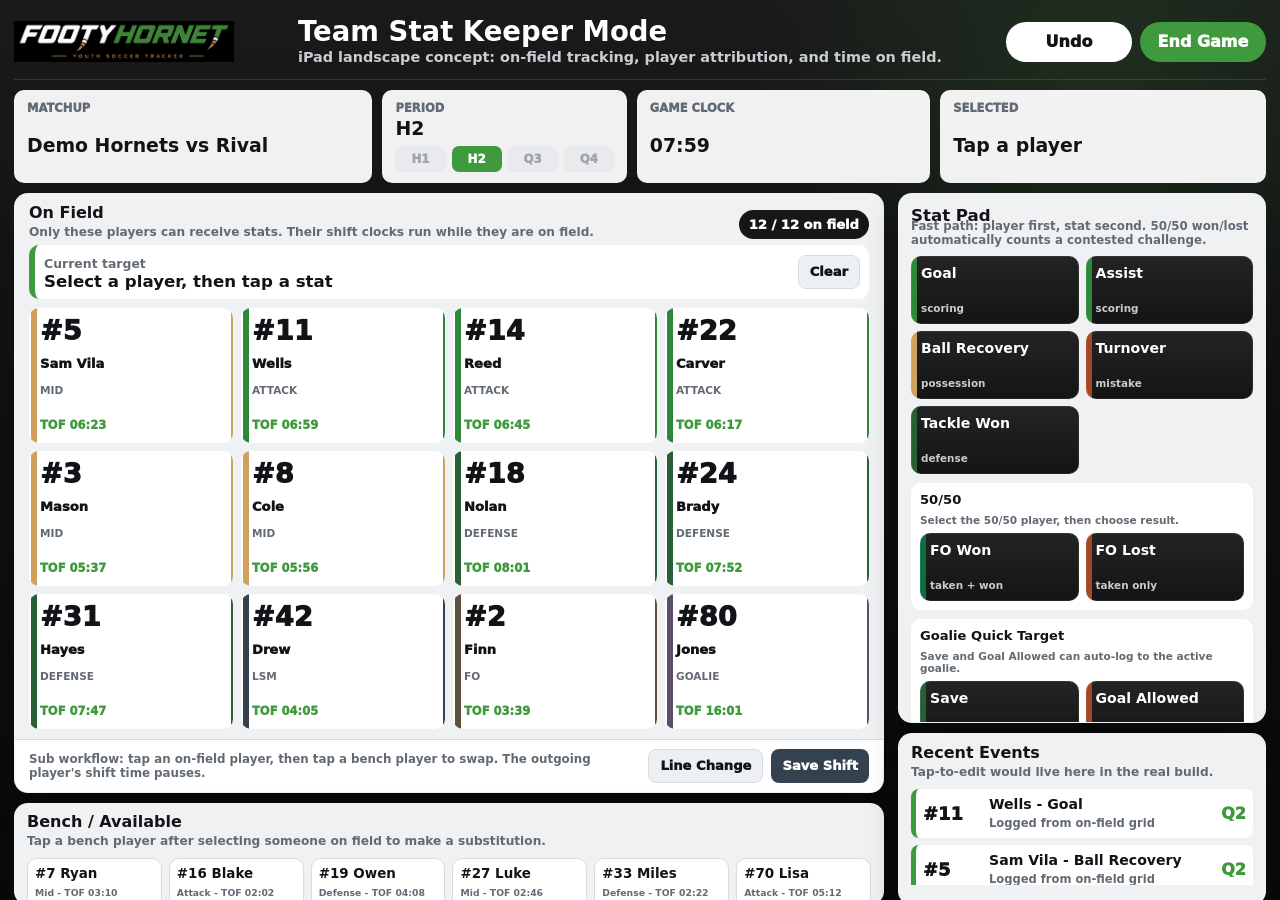
<file: team-statkeeper-mockup.html>
<!doctype html>
<html lang="en">
  <head>
    <meta charset="UTF-8" />
    <meta name="viewport" content="width=device-width, initial-scale=1.0" />
    <title>FootyHornet Team Stat Keeper Mockup</title>
    <style>
      :root {
        --red: #3f9a3d;
        --black: #090909;
        --ink: #111317;
        --carbon: #171717;
        --carbon-2: #222222;
        --card: #f5f6f7;
        --white: #ffffff;
        --muted: #626a74;
        --line: #d8dadd;
        --green: #0d6f3d;
        --teal: #285f37;
        --orange: #a84624;
        --bluegray: #344250;
        --radius: 10px;
      }

      * {
        box-sizing: border-box;
      }

      html,
      body {
        min-height: 100%;
        margin: 0;
        background: var(--black);
        color: var(--white);
        font-family:
          Inter, ui-sans-serif, system-ui, -apple-system, BlinkMacSystemFont, "Segoe UI",
          sans-serif;
      }

      button {
        border: 0;
        font: inherit;
        cursor: pointer;
      }

      .mockup-shell {
        min-width: 1024px;
        max-width: 1366px;
        height: 100vh;
        margin: 0 auto;
        overflow: hidden;
        padding: 14px;
        background:
          radial-gradient(circle at 86% 6%, rgba(63, 154, 61, 0.16), transparent 22rem),
          linear-gradient(180deg, #1a1a1a 0%, #111 45%, #090909 100%);
      }

      .topbar {
        display: grid;
        grid-template-columns: 270px minmax(0, 1fr) 260px;
        gap: 14px;
        align-items: center;
        min-height: 66px;
        padding-bottom: 10px;
        border-bottom: 1px solid rgba(255, 255, 255, 0.12);
      }

      .logo {
        width: 220px;
        height: auto;
      }

      .game-title {
        display: grid;
        gap: 4px;
      }

      .game-title h1 {
        margin: 0;
        font-size: 1.72rem;
        line-height: 1;
      }

      .game-title p {
        margin: 0;
        color: #c9ced4;
        font-size: 0.9rem;
        font-weight: 750;
      }

      .game-actions {
        display: grid;
        grid-template-columns: 1fr 1fr;
        gap: 8px;
      }

      .pill-button {
        min-height: 40px;
        border-radius: 999px;
        color: var(--ink);
        background: var(--white);
        font-weight: 950;
      }

      .pill-button.red {
        color: var(--white);
        background: var(--red);
      }

      .game-strip {
        display: grid;
        grid-template-columns: 1.1fr 0.75fr 0.9fr 1fr;
        gap: 10px;
        margin-top: 10px;
      }

      .status-card {
        display: grid;
        gap: 4px;
        min-height: 64px;
        padding: 10px 12px;
        border: 1px solid rgba(255, 255, 255, 0.1);
        border-radius: var(--radius);
        background: rgba(255, 255, 255, 0.94);
        color: var(--ink);
      }

      .status-card span {
        color: var(--muted);
        font-size: 0.72rem;
        font-weight: 950;
        text-transform: uppercase;
      }

      .status-card strong {
        font-size: 1.18rem;
        line-height: 1;
      }

      .period-controls {
        display: grid;
        grid-template-columns: repeat(4, minmax(0, 1fr));
        gap: 6px;
        margin-top: 4px;
      }

      .period-controls button {
        min-height: 26px;
        border-radius: 7px;
        color: #9da4ac;
        background: #e8eaed;
        font-size: 0.74rem;
        font-weight: 950;
      }

      .period-controls .active {
        color: var(--white);
        background: var(--red);
      }

      .layout {
        display: grid;
        grid-template-columns: minmax(0, 1fr) 368px;
        gap: 14px;
        height: calc(100vh - 188px);
        margin-top: 10px;
        min-height: 0;
      }

      .layout > div,
      aside {
        display: grid;
        gap: 10px;
        min-height: 0;
      }

      .layout > div {
        grid-template-rows: minmax(0, 1fr) 102px;
      }

      aside {
        grid-template-rows: minmax(0, 1fr) 172px;
      }

      .field-panel,
      .stat-panel,
      .bench-panel,
      .timeline-panel {
        border: 1px solid rgba(255, 255, 255, 0.12);
        border-radius: 14px;
        background: rgba(245, 246, 247, 0.98);
        color: var(--ink);
        box-shadow: 0 18px 34px rgba(0, 0, 0, 0.22);
      }

      .field-panel {
        display: grid;
        grid-template-rows: auto auto minmax(0, 1fr) auto;
        min-height: 0;
        overflow: hidden;
      }

      .panel-head {
        display: flex;
        align-items: end;
        justify-content: space-between;
        gap: 12px;
        padding: 11px 14px 6px;
      }

      .panel-head h2,
      .panel-head h3 {
        margin: 0;
        font-size: 1rem;
        line-height: 1;
      }

      .panel-head p {
        margin: 4px 0 0;
        color: var(--muted);
        font-size: 0.76rem;
        font-weight: 700;
      }

      .count-pill {
        padding: 7px 10px;
        border-radius: 999px;
        color: var(--white);
        background: var(--carbon);
        font-size: 0.82rem;
        font-weight: 950;
      }

      .selected-readout {
        display: grid;
        grid-template-columns: minmax(0, 1fr) auto;
        gap: 8px;
        align-items: center;
        margin: 0 14px 9px;
        padding: 8px 9px;
        border-left: 6px solid var(--red);
        border-radius: var(--radius);
        background: #fff;
      }

      .selected-readout span {
        color: var(--muted);
        font-size: 0.78rem;
        font-weight: 850;
      }

      .selected-readout strong {
        display: block;
        font-size: 1.04rem;
      }

      .field-grid {
        display: grid;
        grid-template-columns: repeat(4, minmax(0, 1fr));
        grid-auto-rows: minmax(0, 1fr);
        gap: 8px;
        min-height: 0;
        padding: 0 14px 10px;
      }

      .player-tile {
        position: relative;
        display: grid;
        min-height: 0;
        gap: 4px;
        padding: 9px;
        border: 2px solid transparent;
        border-radius: var(--radius);
        color: var(--ink);
        background:
          linear-gradient(90deg, var(--tile-color, var(--red)) 0 6px, transparent 6px),
          #ffffff;
        text-align: left;
      }

      .player-tile.selected {
        border-color: var(--red);
        box-shadow: 0 0 0 4px rgba(63, 154, 61, 0.18);
      }

      .player-tile .number {
        font-size: 1.7rem;
        font-weight: 1000;
        line-height: 0.9;
      }

      .player-tile .name {
        font-size: 0.82rem;
        font-weight: 950;
        line-height: 1.05;
      }

      .player-tile .meta {
        color: var(--muted);
        font-size: 0.66rem;
        font-weight: 900;
        text-transform: uppercase;
      }

      .player-tile .time {
        align-self: end;
        color: var(--red);
        font-size: 0.72rem;
        font-weight: 950;
      }

      .field-footer {
        display: grid;
        grid-template-columns: minmax(0, 1fr) auto;
        gap: 12px;
        align-items: center;
        padding: 9px 14px;
        border-top: 1px solid var(--line);
        background: #fff;
      }

      .field-footer p {
        margin: 0;
        color: var(--muted);
        font-size: 0.74rem;
        font-weight: 750;
      }

      .small-actions {
        display: flex;
        gap: 8px;
      }

      .mini {
        min-height: 34px;
        padding: 8px 11px;
        border-radius: 8px;
        color: var(--white);
        background: var(--bluegray);
        font-size: 0.82rem;
        font-weight: 950;
      }

      .mini.light {
        color: var(--ink);
        background: #edf0f3;
        border: 1px solid var(--line);
      }

      .stat-panel {
        display: grid;
        align-content: start;
        gap: 9px;
        min-height: 0;
        overflow: hidden;
        padding: 12px;
      }

      .stat-panel h2 {
        margin: 0;
        font-size: 1.04rem;
      }

      .stat-help {
        margin: -6px 0 0;
        color: var(--muted);
        font-size: 0.74rem;
        font-weight: 740;
      }

      .stat-grid {
        display: grid;
        grid-template-columns: repeat(2, minmax(0, 1fr));
        gap: 7px;
      }

      .stat-button {
        display: grid;
        align-content: space-between;
        min-height: 68px;
        padding: 10px;
        border-radius: var(--radius);
        color: var(--white);
        background:
          linear-gradient(90deg, var(--accent) 0 6px, transparent 6px),
          linear-gradient(180deg, #242424, #141414);
        text-align: left;
        box-shadow: inset 0 0 0 1px rgba(255, 255, 255, 0.08);
      }

      .stat-button strong {
        font-size: 0.88rem;
        line-height: 1.05;
      }

      .stat-button span {
        color: rgba(255, 255, 255, 0.78);
        font-size: 0.65rem;
        font-weight: 850;
      }

      .stat-button.disabled {
        opacity: 0.55;
      }

      .special-card {
        display: grid;
        gap: 7px;
        padding: 9px;
        border-radius: var(--radius);
        background: #ffffff;
      }

      .special-card h3 {
        margin: 0;
        font-size: 0.82rem;
      }

      .special-card p {
        margin: 0;
        color: var(--muted);
        font-size: 0.66rem;
        font-weight: 750;
      }

      .quick-row {
        display: grid;
        grid-template-columns: 1fr 1fr;
        gap: 7px;
      }

      .bench-panel {
        margin-top: 0;
        overflow: hidden;
        padding: 10px 12px;
      }

      .bench-grid {
        display: grid;
        grid-template-columns: repeat(6, minmax(0, 1fr));
        gap: 7px;
      }

      .bench-player {
        min-height: 44px;
        padding: 7px;
        border: 1px solid var(--line);
        border-radius: var(--radius);
        color: var(--ink);
        background: #fff;
        text-align: left;
      }

      .bench-player strong {
        display: block;
        font-size: 0.84rem;
      }

      .bench-player span {
        color: var(--muted);
        font-size: 0.58rem;
        font-weight: 850;
      }

      .timeline-panel {
        margin-top: 0;
        min-height: 0;
        overflow: hidden;
        padding: 11px 12px;
      }

      .event-list {
        display: grid;
        gap: 7px;
        max-height: 96px;
        overflow: hidden;
      }

      .event-row {
        display: grid;
        grid-template-columns: 56px minmax(0, 1fr) auto;
        gap: 10px;
        align-items: center;
        min-height: 40px;
        padding: 7px;
        border-left: 5px solid var(--red);
        border-radius: 8px;
        background: #fff;
      }

      .event-row .jersey {
        font-size: 1.12rem;
        font-weight: 1000;
      }

      .event-row strong {
        display: block;
        font-size: 0.88rem;
      }

      .event-row span {
        color: var(--muted);
        font-size: 0.72rem;
        font-weight: 850;
      }

      .event-row .period {
        color: var(--red);
        font-weight: 1000;
      }

      .toast {
        position: fixed;
        right: 22px;
        bottom: 22px;
        padding: 12px 16px;
        border-radius: var(--radius);
        color: var(--white);
        background: rgba(9, 9, 9, 0.94);
        font-weight: 900;
        box-shadow: 0 16px 28px rgba(0, 0, 0, 0.34);
      }

      @media (max-width: 1100px) {
        .mockup-shell {
          min-width: 980px;
        }

        .layout {
          grid-template-columns: minmax(0, 1fr) 340px;
        }

        .field-grid {
          grid-template-columns: repeat(3, minmax(0, 1fr));
        }
      }
    </style>
  </head>
  <body>
    <main class="mockup-shell">
      <header class="topbar">
        <img class="logo" src="assets/footyhornet-logo.png" alt="FootyHornet" />
        <div class="game-title">
          <h1>Team Stat Keeper Mode</h1>
          <p>iPad landscape concept: on-field tracking, player attribution, and time on field.</p>
        </div>
        <div class="game-actions">
          <button class="pill-button">Undo</button>
          <button class="pill-button red">End Game</button>
        </div>
      </header>

      <section class="game-strip" aria-label="Game status">
        <div class="status-card">
          <span>Matchup</span>
          <strong>Demo Hornets vs Rival</strong>
        </div>
        <div class="status-card">
          <span>Period</span>
          <strong>H2</strong>
          <div class="period-controls">
            <button>H1</button>
            <button class="active">H2</button>
            <button>Q3</button>
            <button>Q4</button>
          </div>
        </div>
        <div class="status-card">
          <span>Game Clock</span>
          <strong id="gameClock">08:00</strong>
        </div>
        <div class="status-card">
          <span>Selected</span>
          <strong id="selectedMini">Tap a player</strong>
        </div>
      </section>

      <section class="layout">
        <div>
          <section class="field-panel" aria-label="On-field player grid">
            <div class="panel-head">
              <div>
                <h2>On Field</h2>
                <p>Only these players can receive stats. Their shift clocks run while they are on field.</p>
              </div>
              <span class="count-pill">12 / 12 on field</span>
            </div>
            <div class="selected-readout">
              <div>
                <span>Current target</span>
                <strong id="selectedReadout">Select a player, then tap a stat</strong>
              </div>
              <button class="mini light" id="clearSelection">Clear</button>
            </div>
            <div class="field-grid" id="fieldGrid"></div>
            <div class="field-footer">
              <p><strong>Sub workflow:</strong> tap an on-field player, then tap a bench player to swap. The outgoing player's shift time pauses.</p>
              <div class="small-actions">
                <button class="mini light">Line Change</button>
                <button class="mini">Save Shift</button>
              </div>
            </div>
          </section>

          <section class="bench-panel">
            <div class="panel-head" style="padding: 0 0 10px;">
              <div>
                <h3>Bench / Available</h3>
                <p>Tap a bench player after selecting someone on field to make a substitution.</p>
              </div>
            </div>
            <div class="bench-grid" id="benchGrid"></div>
          </section>
        </div>

        <aside>
          <section class="stat-panel" aria-label="Team stat buttons">
            <div>
              <h2>Stat Pad</h2>
              <p class="stat-help">Fast path: player first, stat second. 50/50 won/lost automatically counts a contested challenge.</p>
            </div>

            <div class="stat-grid" id="statGrid"></div>

            <section class="special-card">
              <h3>50/50</h3>
              <p>Select the 50/50 player, then choose result.</p>
              <div class="quick-row">
                <button class="stat-button" style="--accent: var(--green)" data-stat="50/50 Won" data-auto="50/50 Challenge">
                  <strong>FO Won</strong>
                  <span>taken + won</span>
                </button>
                <button class="stat-button" style="--accent: var(--orange)" data-stat="50/50 Lost" data-auto="50/50 Challenge">
                  <strong>FO Lost</strong>
                  <span>taken only</span>
                </button>
              </div>
            </section>

            <section class="special-card">
              <h3>Goalie Quick Target</h3>
              <p>Save and Goal Allowed can auto-log to the active goalie.</p>
              <div class="quick-row">
                <button class="stat-button" style="--accent: var(--teal)" data-goalie-stat="Save">
                  <strong>Save</strong>
                  <span>to active goalie</span>
                </button>
                <button class="stat-button" style="--accent: var(--orange)" data-goalie-stat="Goal Allowed">
                  <strong>Goal Allowed</strong>
                  <span>to active goalie</span>
                </button>
              </div>
            </section>
          </section>

          <section class="timeline-panel">
            <div class="panel-head" style="padding: 0 0 10px;">
              <div>
                <h3>Recent Events</h3>
                <p>Tap-to-edit would live here in the real build.</p>
              </div>
            </div>
            <div class="event-list" id="eventList"></div>
          </section>
        </aside>
      </section>
    </main>

    <script>
      const onField = [
        { id: "p1", number: 5, name: "Sam Vila", pos: "Mid", color: "#d0a05d", seconds: 382 },
        { id: "p2", number: 11, name: "Wells", pos: "Attack", color: "#2f873a", seconds: 418 },
        { id: "p3", number: 14, name: "Reed", pos: "Attack", color: "#2f873a", seconds: 404 },
        { id: "p4", number: 22, name: "Carver", pos: "Attack", color: "#2f873a", seconds: 376 },
        { id: "p5", number: 3, name: "Mason", pos: "Mid", color: "#d0a05d", seconds: 336 },
        { id: "p6", number: 8, name: "Cole", pos: "Mid", color: "#d0a05d", seconds: 355 },
        { id: "p7", number: 18, name: "Nolan", pos: "Defense", color: "#285f37", seconds: 480 },
        { id: "p8", number: 24, name: "Brady", pos: "Defense", color: "#285f37", seconds: 471 },
        { id: "p9", number: 31, name: "Hayes", pos: "Defense", color: "#285f37", seconds: 466 },
        { id: "p10", number: 42, name: "Drew", pos: "LSM", color: "#344250", seconds: 244 },
        { id: "p11", number: 2, name: "Finn", pos: "FO", color: "#5e5140", seconds: 218 },
        { id: "p12", number: 80, name: "Jones", pos: "Goalie", color: "#5d4d6a", seconds: 960 },
      ];

      const bench = [
        { id: "b1", number: 7, name: "Ryan", pos: "Mid", color: "#d0a05d", seconds: 190 },
        { id: "b2", number: 16, name: "Blake", pos: "Attack", color: "#2f873a", seconds: 122 },
        { id: "b3", number: 19, name: "Owen", pos: "Defense", color: "#285f37", seconds: 248 },
        { id: "b4", number: 27, name: "Luke", pos: "Mid", color: "#d0a05d", seconds: 166 },
        { id: "b5", number: 33, name: "Miles", pos: "Defense", color: "#285f37", seconds: 142 },
        { id: "b6", number: 70, name: "Lisa", pos: "Attack", color: "#2f873a", seconds: 312 },
      ];

      const statDefs = [
        ["Goal", "scoring", "#2f873a"],
        ["Assist", "scoring", "#2f873a"],
        ["Ball Recovery", "possession", "#d0a05d"],
        ["Turnover", "mistake", "#a84624"],
        ["Tackle Won", "defense", "#285f37"],
      ];

      const events = [
        { number: 11, name: "Wells", stat: "Goal", period: "Q2" },
        { number: 5, name: "Sam Vila", stat: "Ball Recovery", period: "Q2" },
        { number: 80, name: "Jones", stat: "Save", period: "Q2" },
      ];

      let selectedId = null;
      let gameSeconds = 480;

      const fieldGrid = document.querySelector("#fieldGrid");
      const benchGrid = document.querySelector("#benchGrid");
      const statGrid = document.querySelector("#statGrid");
      const eventList = document.querySelector("#eventList");
      const selectedReadout = document.querySelector("#selectedReadout");
      const selectedMini = document.querySelector("#selectedMini");
      const gameClock = document.querySelector("#gameClock");

      function mmss(value) {
        const minutes = Math.floor(value / 60).toString().padStart(2, "0");
        const seconds = Math.floor(value % 60).toString().padStart(2, "0");
        return `${minutes}:${seconds}`;
      }

      function selectedPlayer() {
        return onField.find((player) => player.id === selectedId);
      }

      function activeGoalie() {
        return onField.find((player) => player.pos.toLowerCase().includes("goalie"));
      }

      function renderPlayers() {
        fieldGrid.innerHTML = onField
          .map(
            (player) => `
              <button class="player-tile ${player.id === selectedId ? "selected" : ""}" style="--tile-color: ${player.color}" data-player="${player.id}">
                <span class="number">#${player.number}</span>
                <span class="name">${player.name}</span>
                <span class="meta">${player.pos}</span>
                <span class="time">TOF ${mmss(player.seconds)}</span>
              </button>
            `,
          )
          .join("");

        benchGrid.innerHTML = bench
          .map(
            (player) => `
              <button class="bench-player" data-bench="${player.id}">
                <strong>#${player.number} ${player.name}</strong>
                <span>${player.pos} - TOF ${mmss(player.seconds)}</span>
              </button>
            `,
          )
          .join("");

        const selected = selectedPlayer();
        selectedReadout.textContent = selected ? `#${selected.number} ${selected.name} - ${selected.pos}` : "Select a player, then tap a stat";
        selectedMini.textContent = selected ? `#${selected.number}` : "Tap a player";
      }

      function renderStats() {
        statGrid.innerHTML = statDefs
          .map(
            ([label, hint, color]) => `
              <button class="stat-button" style="--accent: ${color}" data-stat="${label}">
                <strong>${label}</strong>
                <span>${hint}</span>
              </button>
            `,
          )
          .join("");
      }

      function renderEvents() {
        eventList.innerHTML = events
          .slice(0, 7)
          .map(
            (event) => `
              <div class="event-row">
                <div class="jersey">#${event.number}</div>
                <div>
                  <strong>${event.name} - ${event.stat}</strong>
                  <span>Logged from on-field grid</span>
                </div>
                <div class="period">${event.period}</div>
              </div>
            `,
          )
          .join("");
      }

      function toast(message) {
        const existing = document.querySelector(".toast");
        if (existing) existing.remove();
        const node = document.createElement("div");
        node.className = "toast";
        node.textContent = message;
        document.body.appendChild(node);
        setTimeout(() => node.remove(), 1400);
      }

      function logStat(stat, player = selectedPlayer(), auto) {
        if (!player) {
          toast("Select an on-field player first");
          return;
        }
        events.unshift({ number: player.number, name: player.name, stat, period: "Q2" });
        if (auto) events.unshift({ number: player.number, name: player.name, stat: auto, period: "Q2" });
        renderEvents();
        toast(`#${player.number} ${player.name} - ${stat}`);
      }

      fieldGrid.addEventListener("click", (event) => {
        const button = event.target.closest("[data-player]");
        if (!button) return;
        selectedId = button.dataset.player;
        renderPlayers();
      });

      benchGrid.addEventListener("click", (event) => {
        const button = event.target.closest("[data-bench]");
        if (!button) return;
        const selectedIndex = onField.findIndex((player) => player.id === selectedId);
        const benchIndex = bench.findIndex((player) => player.id === button.dataset.bench);
        if (selectedIndex < 0 || benchIndex < 0) {
          toast("Select an on-field player to sub out first");
          return;
        }
        const outgoing = onField[selectedIndex];
        const incoming = bench[benchIndex];
        onField[selectedIndex] = incoming;
        bench[benchIndex] = outgoing;
        selectedId = incoming.id;
        renderPlayers();
        toast(`Sub: #${incoming.number} in for #${outgoing.number}`);
      });

      document.addEventListener("click", (event) => {
        const stat = event.target.closest("[data-stat]");
        if (stat) logStat(stat.dataset.stat, selectedPlayer(), stat.dataset.auto);
        const goalieStat = event.target.closest("[data-goalie-stat]");
        if (goalieStat) logStat(goalieStat.dataset.goalieStat, activeGoalie());
      });

      document.querySelector("#clearSelection").addEventListener("click", () => {
        selectedId = null;
        renderPlayers();
      });

      setInterval(() => {
        if (gameSeconds > 0) gameSeconds -= 1;
        gameClock.textContent = mmss(gameSeconds);
        onField.forEach((player) => {
          player.seconds += 1;
        });
        renderPlayers();
      }, 1000);

      renderPlayers();
      renderStats();
      renderEvents();
    </script>
  </body>
</html>
</file>
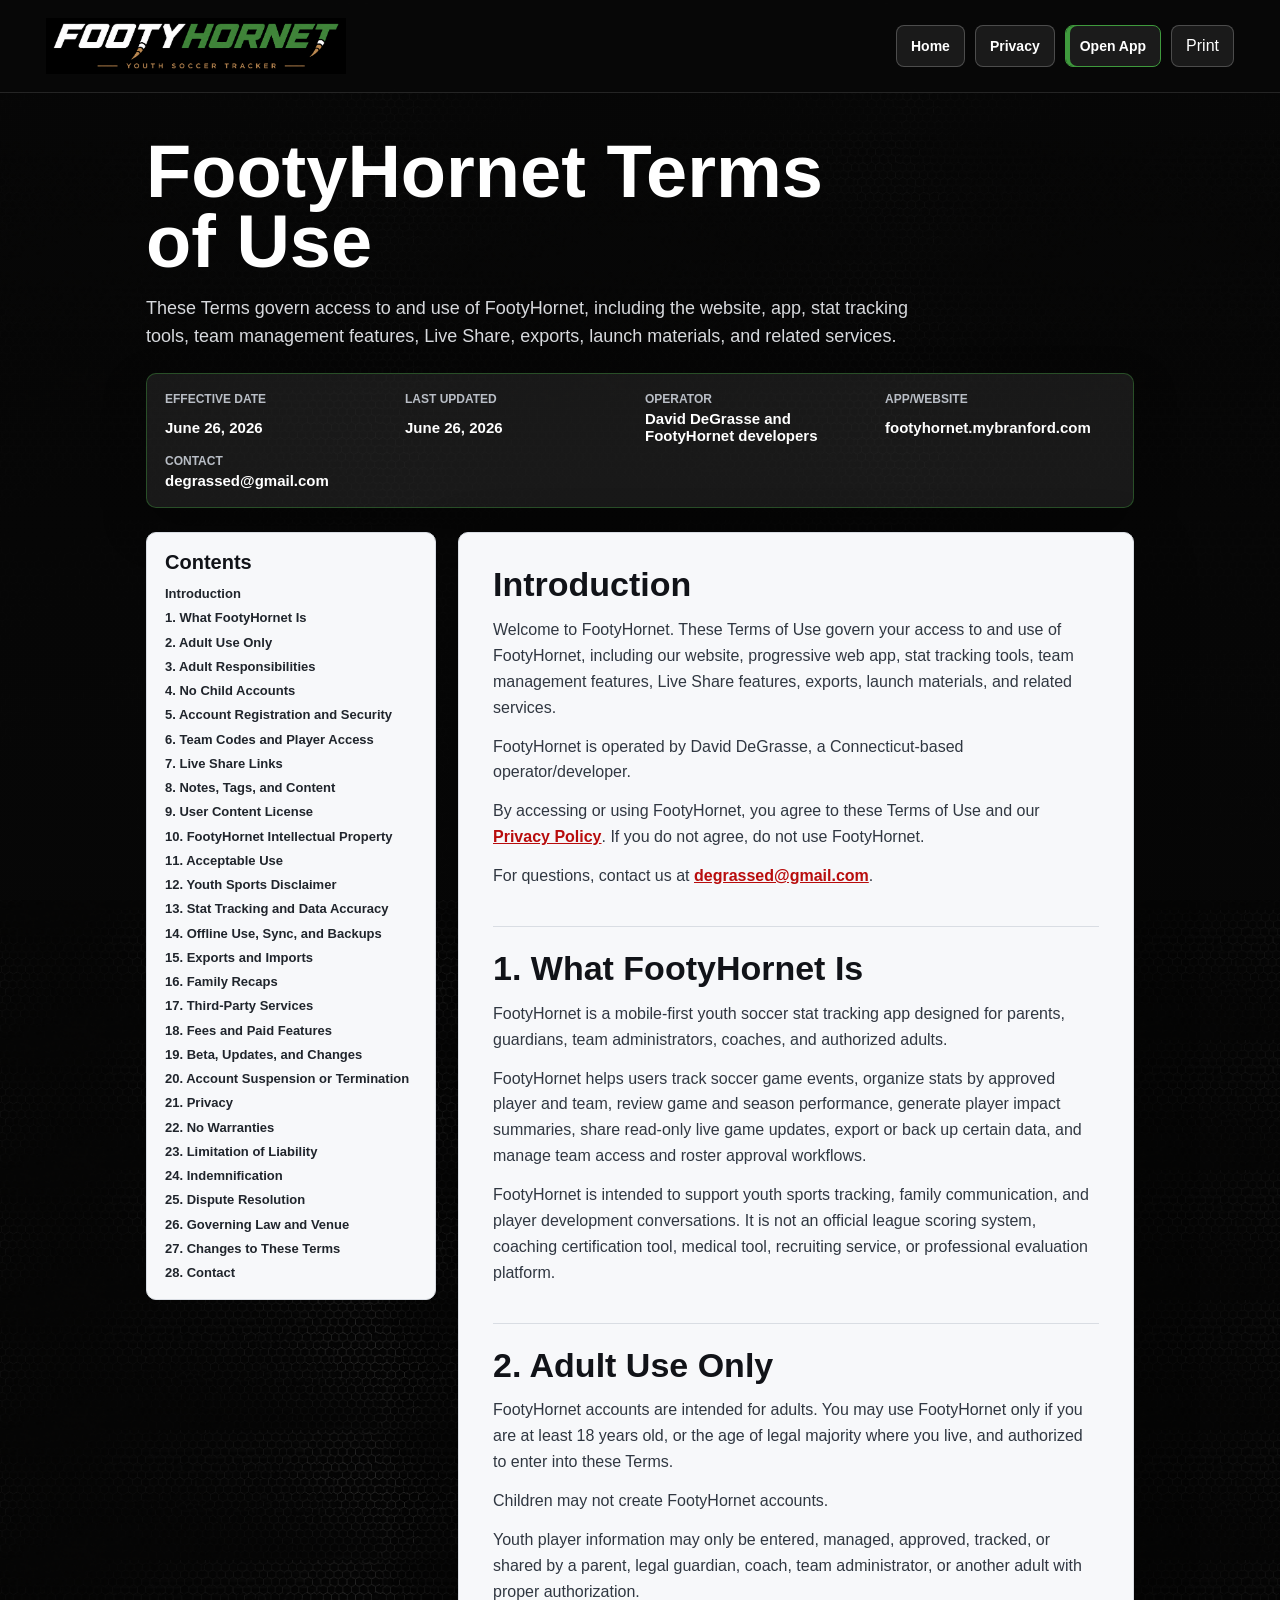
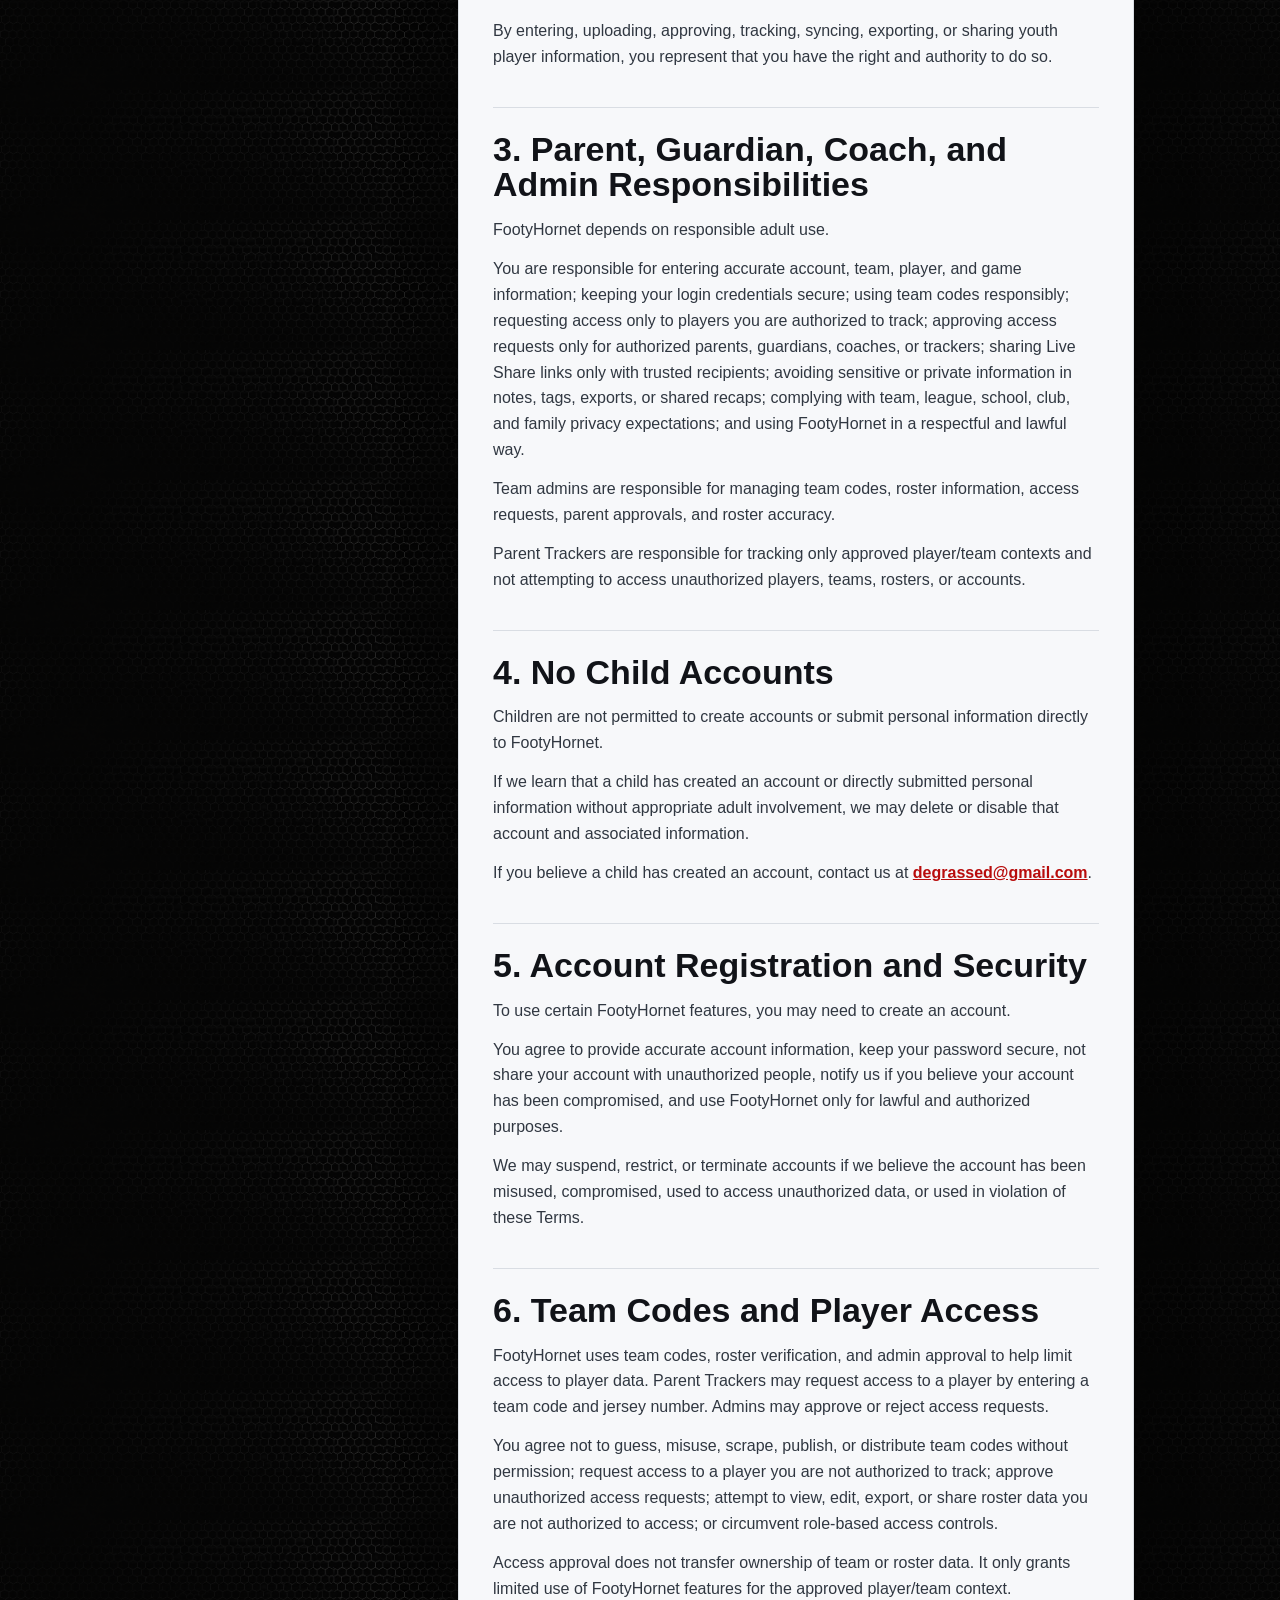
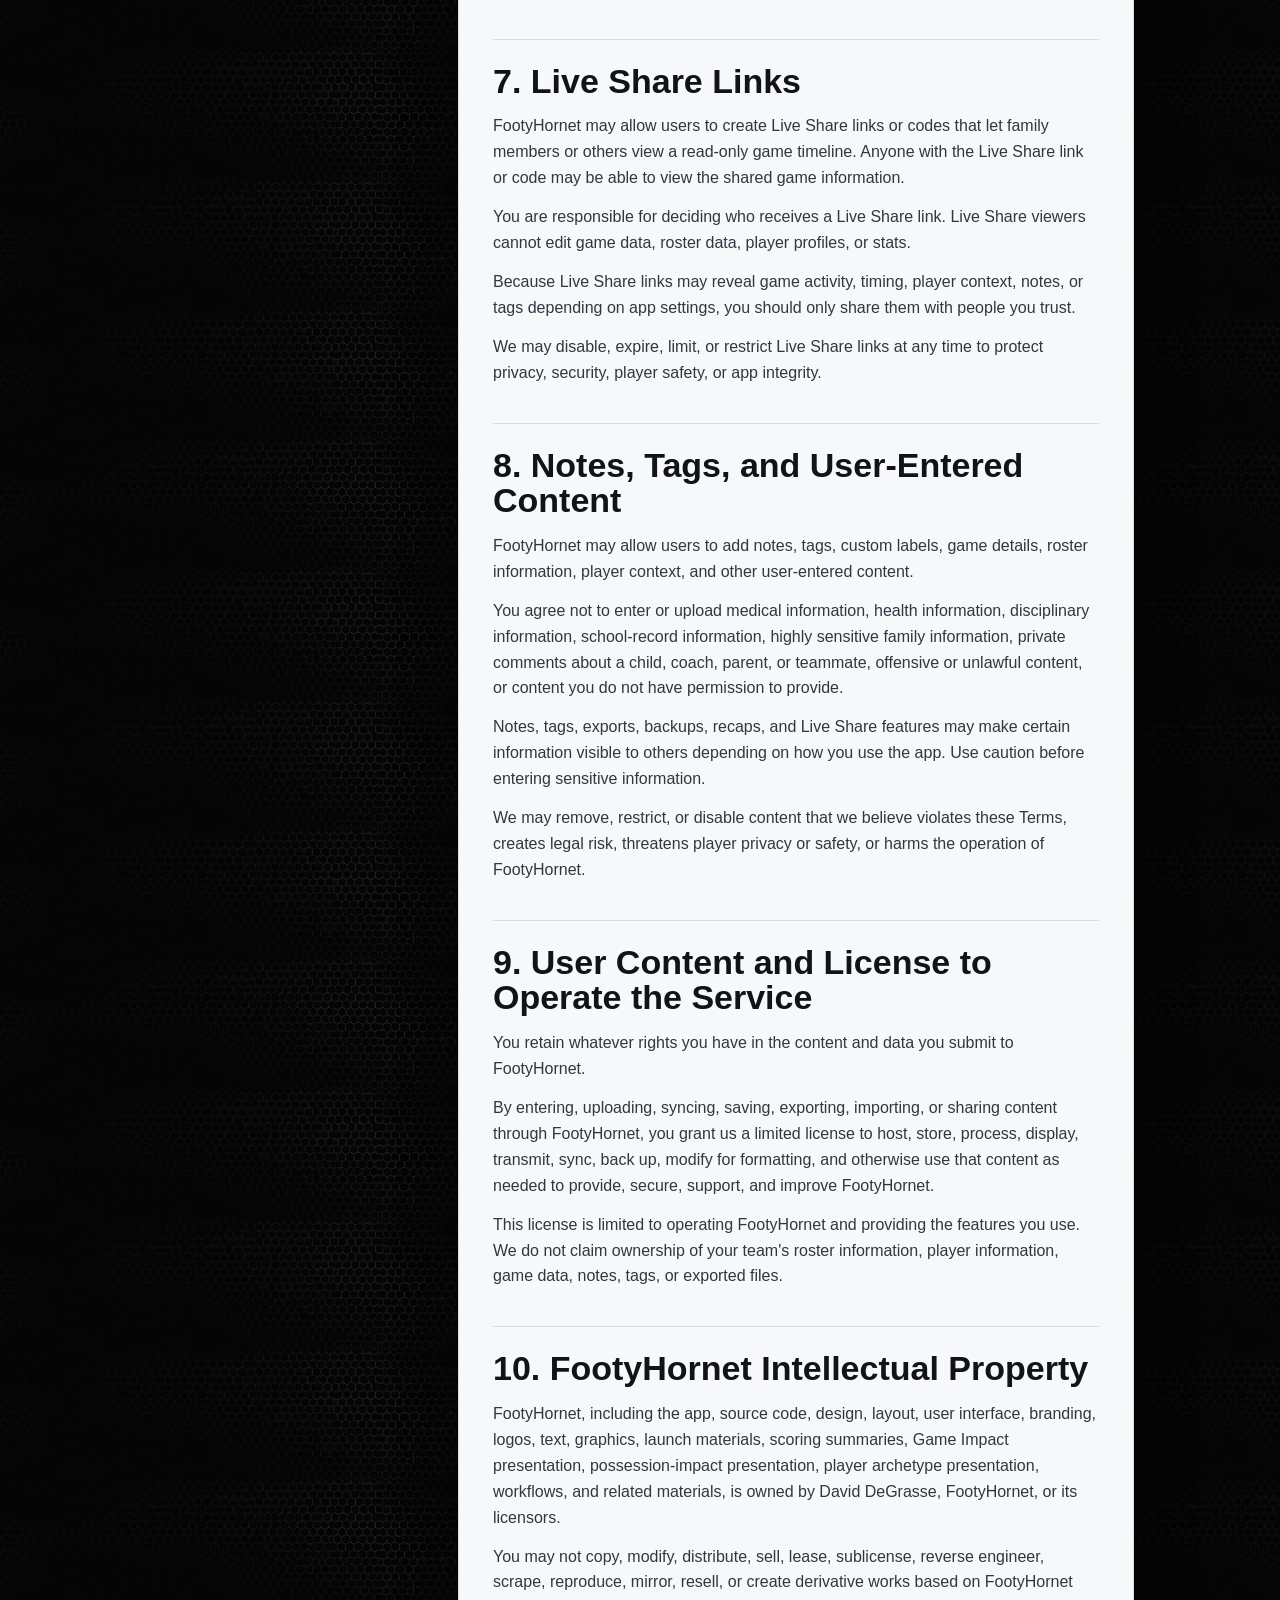
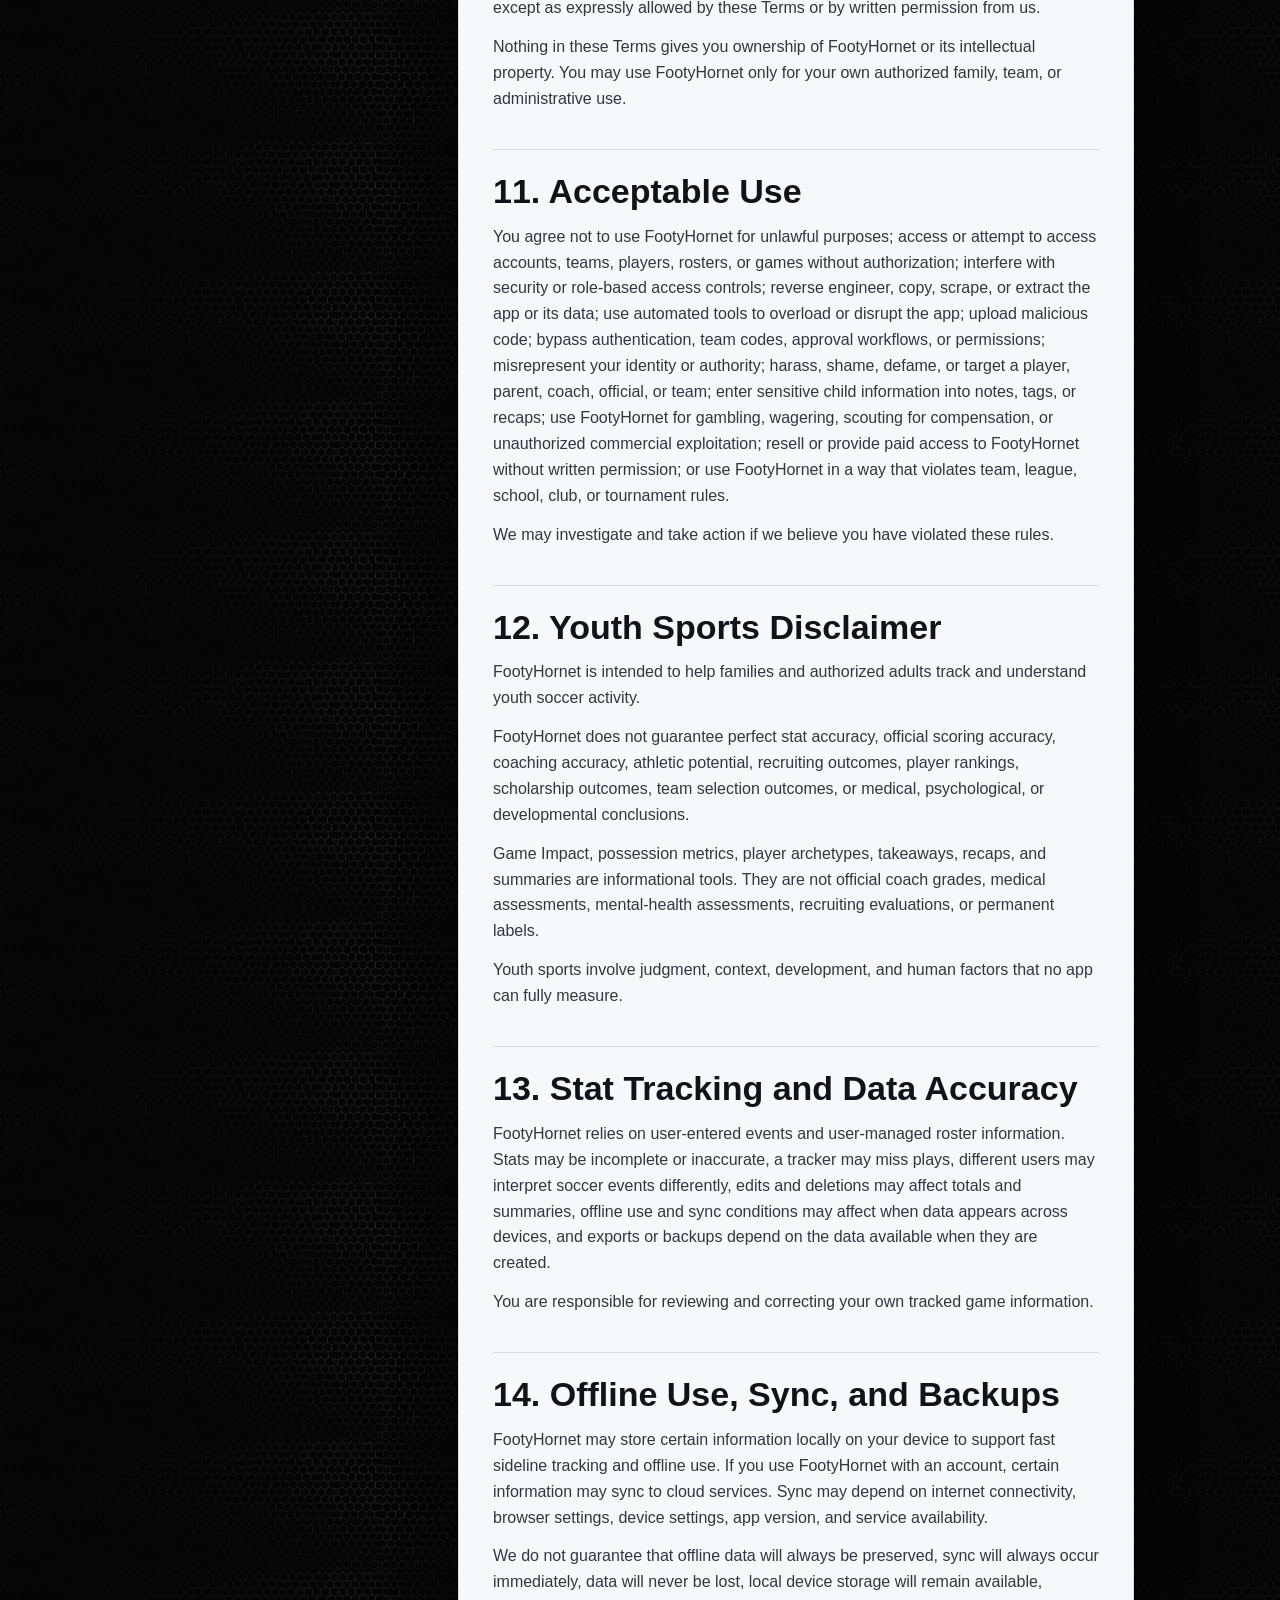
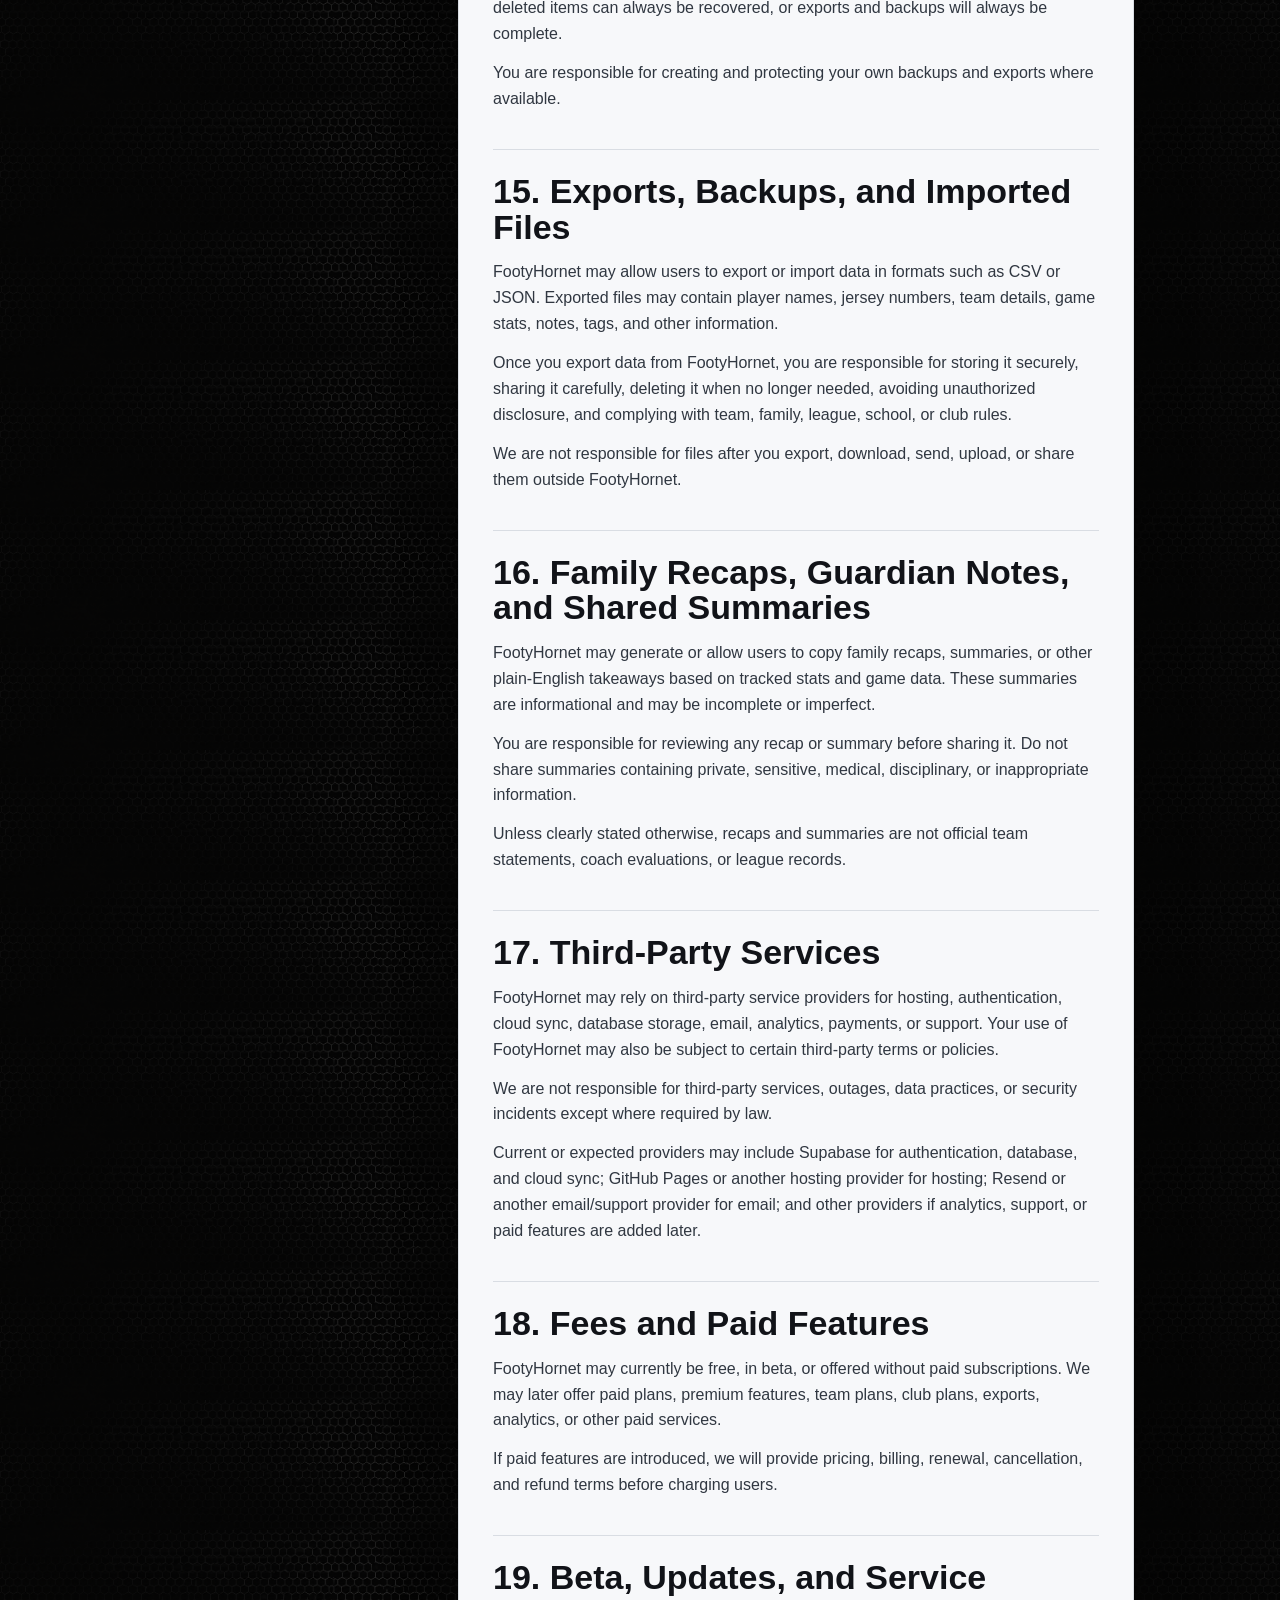
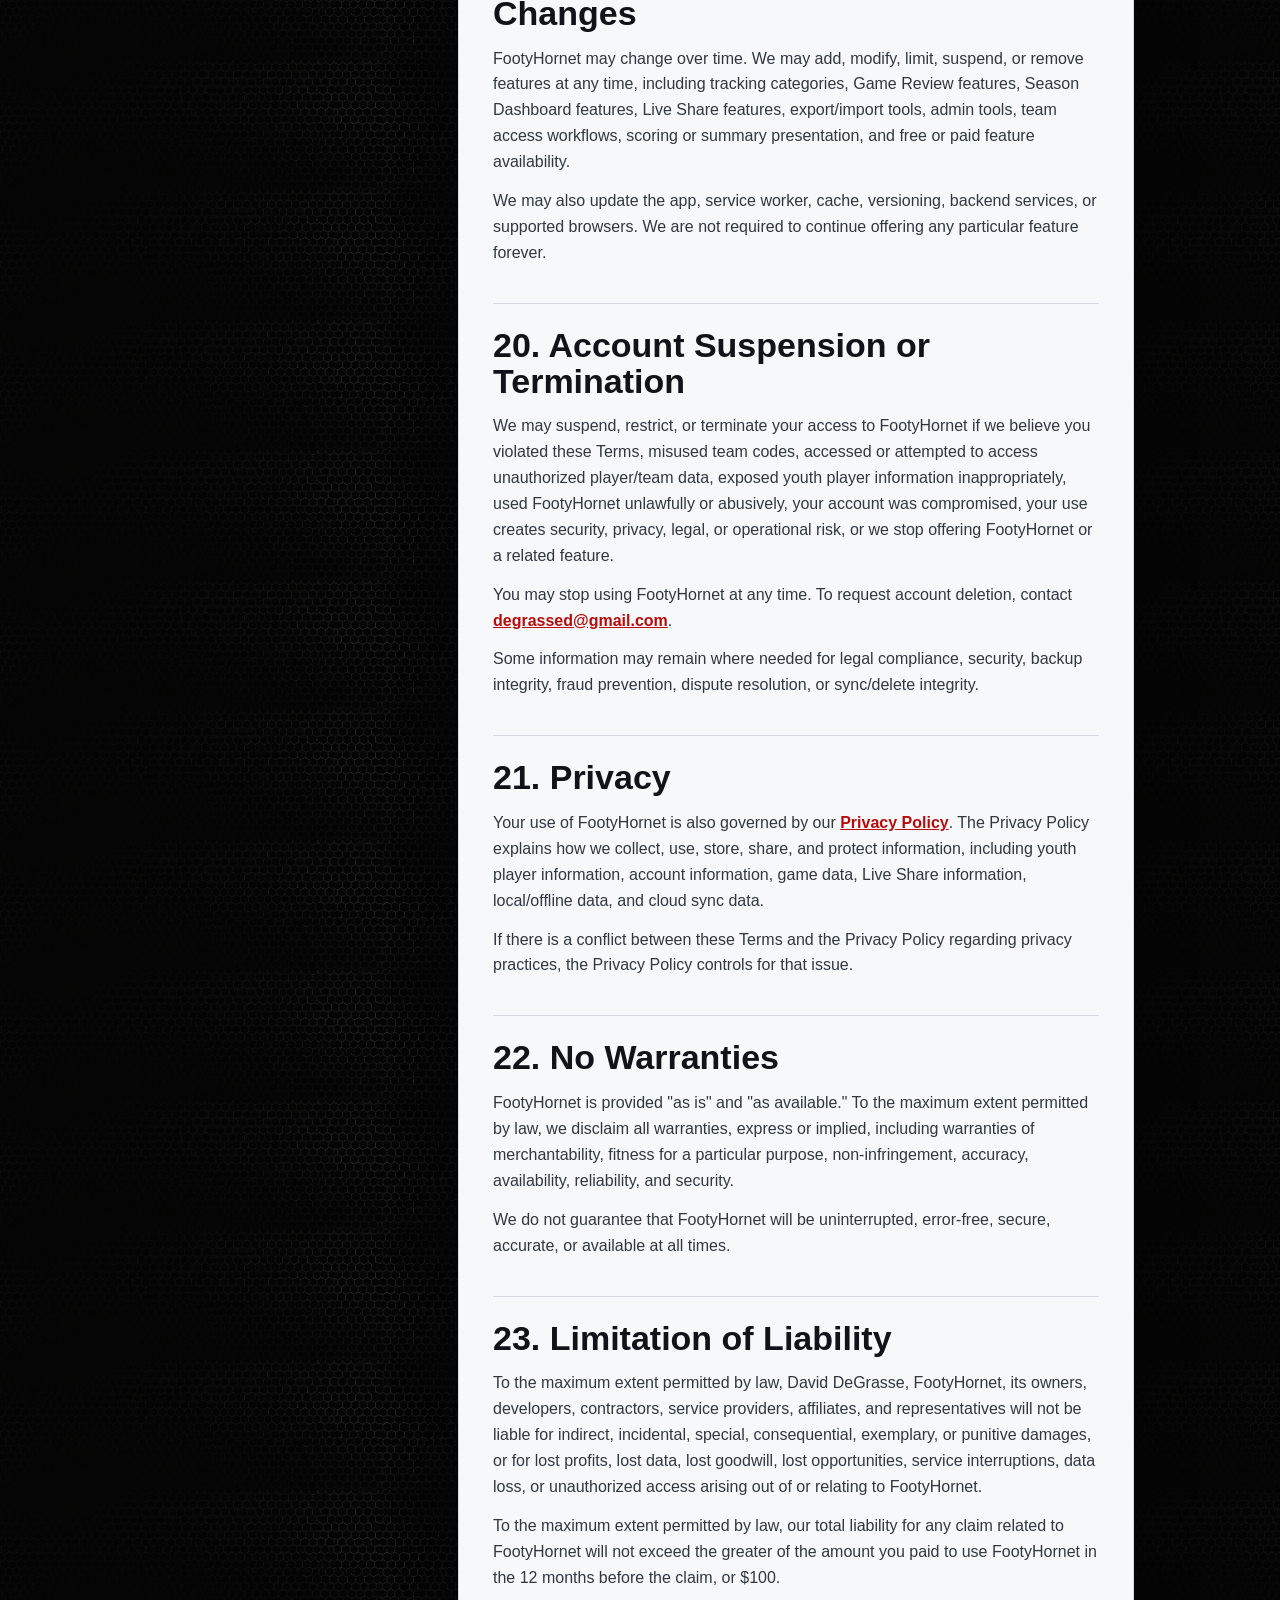
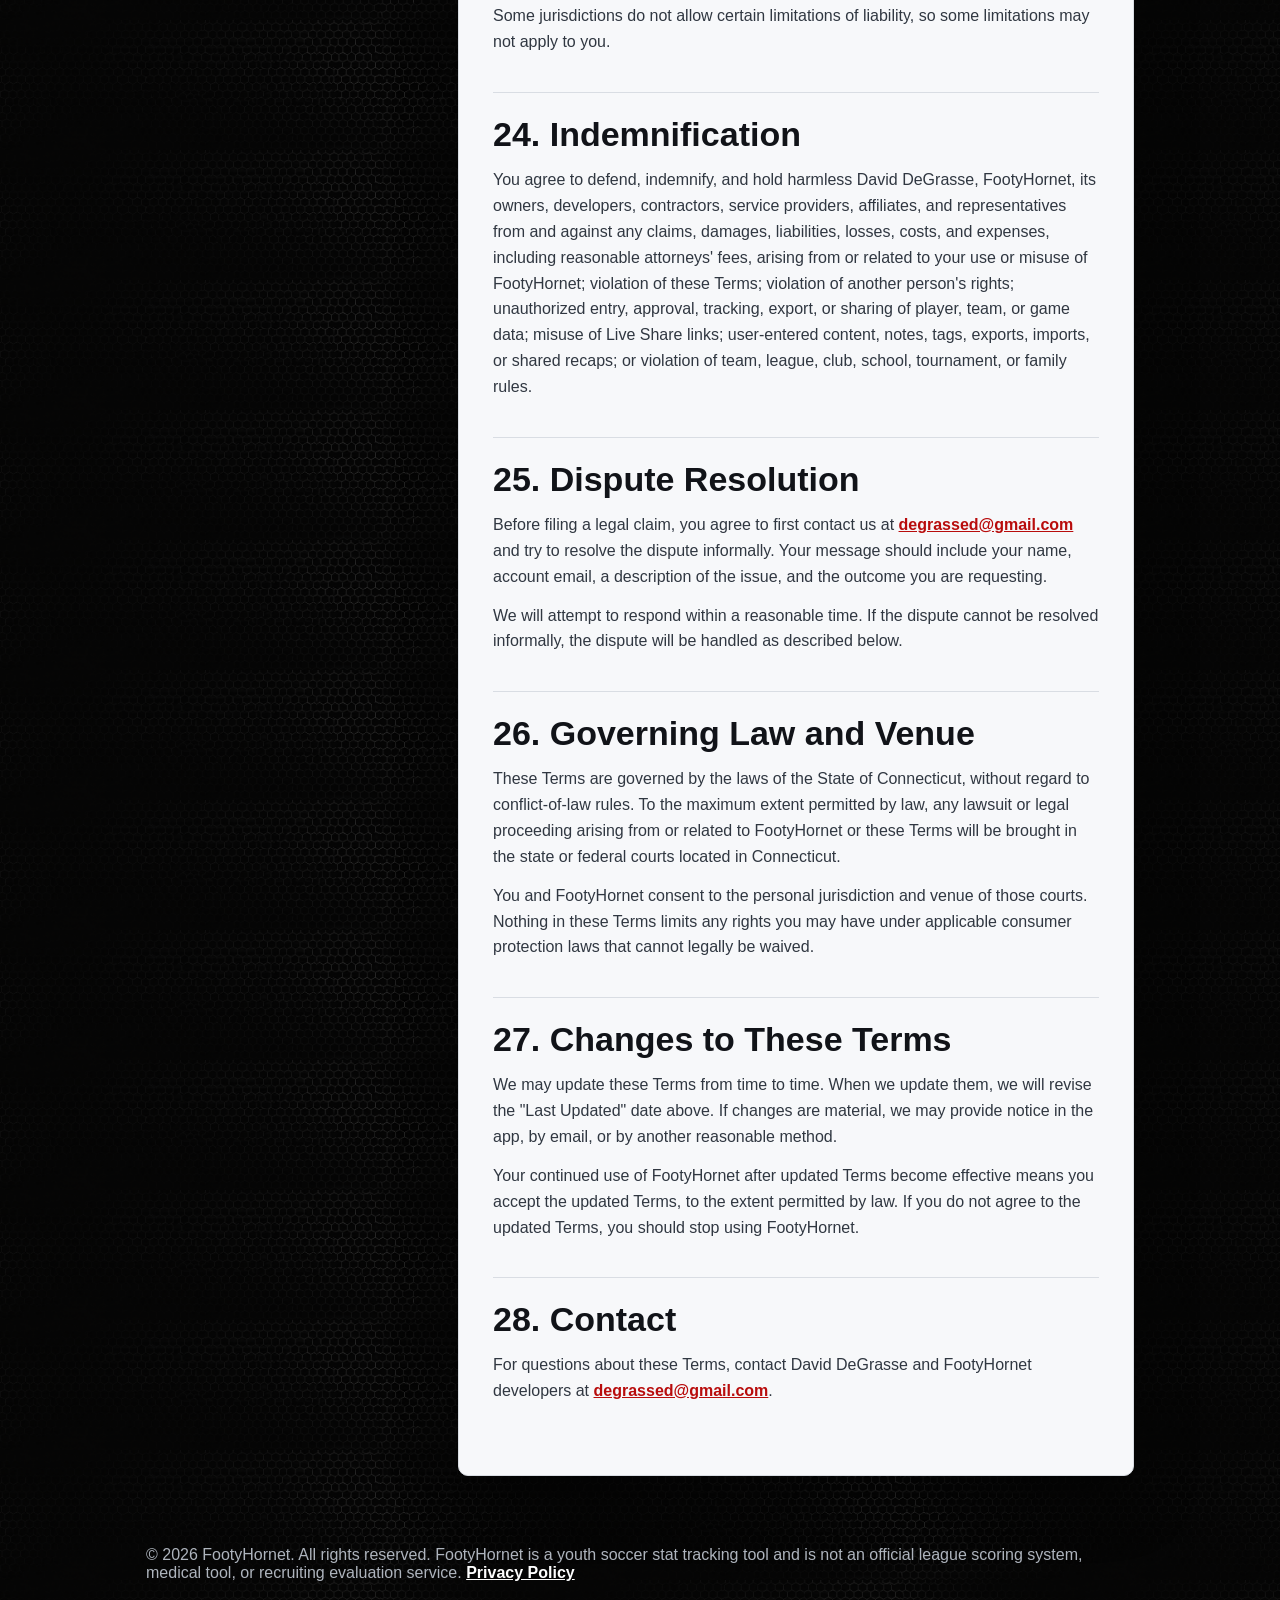
<file: terms.html>
<!doctype html>
<html lang="en">
  <head>
    <meta charset="utf-8" />
    <meta name="viewport" content="width=device-width, initial-scale=1, viewport-fit=cover" />
    <meta name="theme-color" content="#0b0c0e" />
    <meta name="description" content="FootyHornet Terms of Use for youth soccer stat tracking, team access, Live Share, exports, and player impact summaries." />
    <title>FootyHornet Terms of Use</title>
    <link rel="manifest" href="manifest.json?v=5" />
    <link rel="icon" href="assets/footyhornet-icon.png?v=5" type="image/png" />
    <link rel="apple-touch-icon" href="assets/footyhornet-icon.png?v=5" />
    <style>
      :root { color-scheme: dark; --black: #070707; --panel: #f7f8fa; --text: #111318; --muted: #5b6470; --line: #d9dde3; --brand: #3f9a3d; --white: #ffffff; }
      * { box-sizing: border-box; }
      html { scroll-behavior: smooth; }
      body { margin: 0; min-height: 100vh; font-family: Arial, Helvetica, sans-serif; background: #0b0b0b url("assets/honeycombblack.png?v=5") top center / 520px auto repeat; color: var(--white); }
      body::before { content: ""; position: fixed; inset: 0; pointer-events: none; background: linear-gradient(180deg, rgba(7,7,7,.72), rgba(7,7,7,.94)); }
      .policy-shell { position: relative; z-index: 1; }
      .topbar { display: flex; align-items: center; justify-content: space-between; gap: 18px; padding: 18px clamp(18px, 4vw, 46px); border-bottom: 1px solid rgba(255,255,255,.12); background: rgba(8,8,8,.78); backdrop-filter: blur(10px); position: sticky; top: 0; z-index: 5; }
      .brand img { display: block; width: min(300px, 70vw); height: auto; }
      .top-links { display: flex; align-items: center; gap: 10px; flex-wrap: wrap; justify-content: flex-end; }
      .top-links a, .print-btn { min-height: 42px; display: inline-flex; align-items: center; justify-content: center; border-radius: 8px; border: 1px solid rgba(255,255,255,.22); padding: 10px 14px; color: var(--white); background: rgba(255,255,255,.08); text-decoration: none; font-weight: 800; font-size: 14px; }
      .top-links a.primary { border-color: var(--brand); box-shadow: inset 4px 0 0 var(--brand); }
      .print-btn { cursor: pointer; font: inherit; }
      .hero { padding: 44px clamp(18px, 4vw, 46px) 24px; max-width: 1080px; margin: 0 auto; }
      .hero h1 { margin: 0; font-size: clamp(38px, 7vw, 74px); line-height: .95; letter-spacing: 0; max-width: 760px; }
      .hero p { max-width: 780px; color: #d7d9dd; font-size: 18px; line-height: 1.55; }
      .meta-card { margin-top: 22px; padding: 18px; border: 1px solid rgba(63,154,61,.42); border-radius: 10px; background: rgba(255,255,255,.08); box-shadow: 0 18px 42px rgba(0,0,0,.34); }
      .meta-card ul { display: grid; gap: 10px; grid-template-columns: repeat(auto-fit, minmax(220px, 1fr)); list-style: none; padding: 0; margin: 0; }
      .meta-card li { display: grid; gap: 4px; }
      .meta-card span { color: #b9bec6; font-size: 12px; font-weight: 900; text-transform: uppercase; }
      .meta-card strong { color: var(--white); font-size: 15px; }
      .policy-wrap { max-width: 1080px; margin: 0 auto; padding: 0 clamp(18px, 4vw, 46px) 70px; }
      .policy-grid { display: grid; grid-template-columns: 290px minmax(0, 1fr); gap: 22px; align-items: start; }
      .toc { position: sticky; top: 92px; border-radius: 10px; background: var(--panel); color: var(--text); padding: 18px; border: 1px solid var(--line); }
      .toc h2 { margin: 0 0 12px; font-size: 20px; }
      .toc nav { display: grid; gap: 8px; }
      .toc a { color: #20252c; font-weight: 800; font-size: 13px; line-height: 1.25; text-decoration: none; }
      .toc a:hover { color: var(--brand); }
      .policy-card { background: var(--panel); color: var(--text); border: 1px solid var(--line); border-radius: 10px; padding: clamp(20px, 4vw, 34px); box-shadow: 0 22px 60px rgba(0,0,0,.34); }
      .policy-section { padding: 24px 0; border-top: 1px solid var(--line); scroll-margin-top: 110px; }
      .policy-section:first-child { border-top: 0; padding-top: 0; }
      .policy-section h2 { margin: 0 0 14px; font-size: clamp(24px, 4vw, 34px); line-height: 1.05; color: #111318; }
      .policy-section h3 { margin: 20px 0 8px; font-size: 17px; color: #20252c; }
      .policy-section p { margin: 0 0 13px; color: #303741; line-height: 1.62; font-size: 16px; }
      .policy-section ul { margin: 0 0 16px 20px; padding: 0; color: #303741; }
      .policy-section li { margin: 7px 0; line-height: 1.5; }
      .policy-section a { color: #b80c0c; font-weight: 800; overflow-wrap: anywhere; }
      .footer { max-width: 1080px; margin: 0 auto; padding: 0 clamp(18px, 4vw, 46px) 34px; color: #aeb4bd; }
      .footer a { color: #ffffff; font-weight: 800; }
      @media (max-width: 820px) { .topbar { align-items: flex-start; flex-direction: column; } .top-links { width: 100%; justify-content: flex-start; } .policy-grid { grid-template-columns: 1fr; } .toc { position: static; } }
      @media (max-width: 520px) { .hero { padding-top: 34px; } .top-links a, .print-btn { flex: 1 1 auto; } .policy-card { border-radius: 8px; } }
      @media print { body { background: white; color: black; } body::before, .topbar, .toc, .footer { display: none; } .policy-wrap, .hero { max-width: none; padding: 0; } .hero h1 { color: black; font-size: 34px; } .hero p { color: black; } .meta-card, .policy-card { box-shadow: none; border-color: #999; background: white; color: black; } }
    </style>
  </head>
  <body>
    <div class="policy-shell">
      <header class="topbar">
        <a class="brand" href="/" aria-label="FootyHornet home"><img src="assets/footyhornet-logo.png?v=5" alt="FootyHornet" /></a>
        <div class="top-links">
          <a href="/">Home</a>
          <a href="privacy.html">Privacy</a>
          <a class="primary" href="app.html">Open App</a>
          <button class="print-btn" type="button" onclick="window.print()">Print</button>
        </div>
      </header>
      <main>
        <section class="hero">
          <h1>FootyHornet Terms of Use</h1>
          <p>These Terms govern access to and use of FootyHornet, including the website, app, stat tracking tools, team management features, Live Share, exports, launch materials, and related services.</p>
          <div class="meta-card" aria-label="Terms details">
            <ul>
              <li><span>Effective Date</span><strong>June 26, 2026</strong></li>
              <li><span>Last Updated</span><strong>June 26, 2026</strong></li>
              <li><span>Operator</span><strong>David DeGrasse and FootyHornet developers</strong></li>
              <li><span>App/Website</span><strong>footyhornet.mybranford.com</strong></li>
              <li><span>Contact</span><strong>degrassed@gmail.com</strong></li>
            </ul>
          </div>
        </section>
        <section class="policy-wrap">
          <div class="policy-grid">
            <aside class="toc" aria-label="Terms contents">
              <h2>Contents</h2>
              <nav>
                <a href="#intro">Introduction</a>
                <a href="#what-footyhornet-is">1. What FootyHornet Is</a>
                <a href="#adult-use">2. Adult Use Only</a>
                <a href="#responsibilities">3. Adult Responsibilities</a>
                <a href="#child-accounts">4. No Child Accounts</a>
                <a href="#account-security">5. Account Registration and Security</a>
                <a href="#team-codes">6. Team Codes and Player Access</a>
                <a href="#live-share">7. Live Share Links</a>
                <a href="#content">8. Notes, Tags, and Content</a>
                <a href="#content-license">9. User Content License</a>
                <a href="#ip">10. FootyHornet Intellectual Property</a>
                <a href="#acceptable-use">11. Acceptable Use</a>
                <a href="#sports-disclaimer">12. Youth Sports Disclaimer</a>
                <a href="#accuracy">13. Stat Tracking and Data Accuracy</a>
                <a href="#offline-sync">14. Offline Use, Sync, and Backups</a>
                <a href="#exports">15. Exports and Imports</a>
                <a href="#recaps">16. Family Recaps</a>
                <a href="#third-party">17. Third-Party Services</a>
                <a href="#fees">18. Fees and Paid Features</a>
                <a href="#changes">19. Beta, Updates, and Changes</a>
                <a href="#termination">20. Account Suspension or Termination</a>
                <a href="#privacy">21. Privacy</a>
                <a href="#warranties">22. No Warranties</a>
                <a href="#liability">23. Limitation of Liability</a>
                <a href="#indemnification">24. Indemnification</a>
                <a href="#disputes">25. Dispute Resolution</a>
                <a href="#law">26. Governing Law and Venue</a>
                <a href="#terms-updates">27. Changes to These Terms</a>
                <a href="#contact">28. Contact</a>
              </nav>
            </aside>
            <article class="policy-card">
              <section class="policy-section" id="intro">
                <h2>Introduction</h2>
                <p>Welcome to FootyHornet. These Terms of Use govern your access to and use of FootyHornet, including our website, progressive web app, stat tracking tools, team management features, Live Share features, exports, launch materials, and related services.</p>
                <p>FootyHornet is operated by David DeGrasse, a Connecticut-based operator/developer.</p>
                <p>By accessing or using FootyHornet, you agree to these Terms of Use and our <a href="privacy.html">Privacy Policy</a>. If you do not agree, do not use FootyHornet.</p>
                <p>For questions, contact us at <a href="mailto:degrassed@gmail.com">degrassed@gmail.com</a>.</p>
              </section>
              <section class="policy-section" id="what-footyhornet-is">
                <h2>1. What FootyHornet Is</h2>
                <p>FootyHornet is a mobile-first youth soccer stat tracking app designed for parents, guardians, team administrators, coaches, and authorized adults.</p>
                <p>FootyHornet helps users track soccer game events, organize stats by approved player and team, review game and season performance, generate player impact summaries, share read-only live game updates, export or back up certain data, and manage team access and roster approval workflows.</p>
                <p>FootyHornet is intended to support youth sports tracking, family communication, and player development conversations. It is not an official league scoring system, coaching certification tool, medical tool, recruiting service, or professional evaluation platform.</p>
              </section>
              <section class="policy-section" id="adult-use">
                <h2>2. Adult Use Only</h2>
                <p>FootyHornet accounts are intended for adults. You may use FootyHornet only if you are at least 18 years old, or the age of legal majority where you live, and authorized to enter into these Terms.</p>
                <p>Children may not create FootyHornet accounts.</p>
                <p>Youth player information may only be entered, managed, approved, tracked, or shared by a parent, legal guardian, coach, team administrator, or another adult with proper authorization.</p>
                <p>By entering, uploading, approving, tracking, syncing, exporting, or sharing youth player information, you represent that you have the right and authority to do so.</p>
              </section>
              <section class="policy-section" id="responsibilities">
                <h2>3. Parent, Guardian, Coach, and Admin Responsibilities</h2>
                <p>FootyHornet depends on responsible adult use.</p>
                <p>You are responsible for entering accurate account, team, player, and game information; keeping your login credentials secure; using team codes responsibly; requesting access only to players you are authorized to track; approving access requests only for authorized parents, guardians, coaches, or trackers; sharing Live Share links only with trusted recipients; avoiding sensitive or private information in notes, tags, exports, or shared recaps; complying with team, league, school, club, and family privacy expectations; and using FootyHornet in a respectful and lawful way.</p>
                <p>Team admins are responsible for managing team codes, roster information, access requests, parent approvals, and roster accuracy.</p>
                <p>Parent Trackers are responsible for tracking only approved player/team contexts and not attempting to access unauthorized players, teams, rosters, or accounts.</p>
              </section>
              <section class="policy-section" id="child-accounts">
                <h2>4. No Child Accounts</h2>
                <p>Children are not permitted to create accounts or submit personal information directly to FootyHornet.</p>
                <p>If we learn that a child has created an account or directly submitted personal information without appropriate adult involvement, we may delete or disable that account and associated information.</p>
                <p>If you believe a child has created an account, contact us at <a href="mailto:degrassed@gmail.com">degrassed@gmail.com</a>.</p>
              </section>
              <section class="policy-section" id="account-security">
                <h2>5. Account Registration and Security</h2>
                <p>To use certain FootyHornet features, you may need to create an account.</p>
                <p>You agree to provide accurate account information, keep your password secure, not share your account with unauthorized people, notify us if you believe your account has been compromised, and use FootyHornet only for lawful and authorized purposes.</p>
                <p>We may suspend, restrict, or terminate accounts if we believe the account has been misused, compromised, used to access unauthorized data, or used in violation of these Terms.</p>
              </section>
              <section class="policy-section" id="team-codes">
                <h2>6. Team Codes and Player Access</h2>
                <p>FootyHornet uses team codes, roster verification, and admin approval to help limit access to player data. Parent Trackers may request access to a player by entering a team code and jersey number. Admins may approve or reject access requests.</p>
                <p>You agree not to guess, misuse, scrape, publish, or distribute team codes without permission; request access to a player you are not authorized to track; approve unauthorized access requests; attempt to view, edit, export, or share roster data you are not authorized to access; or circumvent role-based access controls.</p>
                <p>Access approval does not transfer ownership of team or roster data. It only grants limited use of FootyHornet features for the approved player/team context.</p>
              </section>
              <section class="policy-section" id="live-share">
                <h2>7. Live Share Links</h2>
                <p>FootyHornet may allow users to create Live Share links or codes that let family members or others view a read-only game timeline. Anyone with the Live Share link or code may be able to view the shared game information.</p>
                <p>You are responsible for deciding who receives a Live Share link. Live Share viewers cannot edit game data, roster data, player profiles, or stats.</p>
                <p>Because Live Share links may reveal game activity, timing, player context, notes, or tags depending on app settings, you should only share them with people you trust.</p>
                <p>We may disable, expire, limit, or restrict Live Share links at any time to protect privacy, security, player safety, or app integrity.</p>
              </section>
              <section class="policy-section" id="content">
                <h2>8. Notes, Tags, and User-Entered Content</h2>
                <p>FootyHornet may allow users to add notes, tags, custom labels, game details, roster information, player context, and other user-entered content.</p>
                <p>You agree not to enter or upload medical information, health information, disciplinary information, school-record information, highly sensitive family information, private comments about a child, coach, parent, or teammate, offensive or unlawful content, or content you do not have permission to provide.</p>
                <p>Notes, tags, exports, backups, recaps, and Live Share features may make certain information visible to others depending on how you use the app. Use caution before entering sensitive information.</p>
                <p>We may remove, restrict, or disable content that we believe violates these Terms, creates legal risk, threatens player privacy or safety, or harms the operation of FootyHornet.</p>
              </section>
              <section class="policy-section" id="content-license">
                <h2>9. User Content and License to Operate the Service</h2>
                <p>You retain whatever rights you have in the content and data you submit to FootyHornet.</p>
                <p>By entering, uploading, syncing, saving, exporting, importing, or sharing content through FootyHornet, you grant us a limited license to host, store, process, display, transmit, sync, back up, modify for formatting, and otherwise use that content as needed to provide, secure, support, and improve FootyHornet.</p>
                <p>This license is limited to operating FootyHornet and providing the features you use. We do not claim ownership of your team's roster information, player information, game data, notes, tags, or exported files.</p>
              </section>
              <section class="policy-section" id="ip">
                <h2>10. FootyHornet Intellectual Property</h2>
                <p>FootyHornet, including the app, source code, design, layout, user interface, branding, logos, text, graphics, launch materials, scoring summaries, Game Impact presentation, possession-impact presentation, player archetype presentation, workflows, and related materials, is owned by David DeGrasse, FootyHornet, or its licensors.</p>
                <p>You may not copy, modify, distribute, sell, lease, sublicense, reverse engineer, scrape, reproduce, mirror, resell, or create derivative works based on FootyHornet except as expressly allowed by these Terms or by written permission from us.</p>
                <p>Nothing in these Terms gives you ownership of FootyHornet or its intellectual property. You may use FootyHornet only for your own authorized family, team, or administrative use.</p>
              </section>
              <section class="policy-section" id="acceptable-use">
                <h2>11. Acceptable Use</h2>
                <p>You agree not to use FootyHornet for unlawful purposes; access or attempt to access accounts, teams, players, rosters, or games without authorization; interfere with security or role-based access controls; reverse engineer, copy, scrape, or extract the app or its data; use automated tools to overload or disrupt the app; upload malicious code; bypass authentication, team codes, approval workflows, or permissions; misrepresent your identity or authority; harass, shame, defame, or target a player, parent, coach, official, or team; enter sensitive child information into notes, tags, or recaps; use FootyHornet for gambling, wagering, scouting for compensation, or unauthorized commercial exploitation; resell or provide paid access to FootyHornet without written permission; or use FootyHornet in a way that violates team, league, school, club, or tournament rules.</p>
                <p>We may investigate and take action if we believe you have violated these rules.</p>
              </section>
              <section class="policy-section" id="sports-disclaimer">
                <h2>12. Youth Sports Disclaimer</h2>
                <p>FootyHornet is intended to help families and authorized adults track and understand youth soccer activity.</p>
                <p>FootyHornet does not guarantee perfect stat accuracy, official scoring accuracy, coaching accuracy, athletic potential, recruiting outcomes, player rankings, scholarship outcomes, team selection outcomes, or medical, psychological, or developmental conclusions.</p>
                <p>Game Impact, possession metrics, player archetypes, takeaways, recaps, and summaries are informational tools. They are not official coach grades, medical assessments, mental-health assessments, recruiting evaluations, or permanent labels.</p>
                <p>Youth sports involve judgment, context, development, and human factors that no app can fully measure.</p>
              </section>
              <section class="policy-section" id="accuracy">
                <h2>13. Stat Tracking and Data Accuracy</h2>
                <p>FootyHornet relies on user-entered events and user-managed roster information. Stats may be incomplete or inaccurate, a tracker may miss plays, different users may interpret soccer events differently, edits and deletions may affect totals and summaries, offline use and sync conditions may affect when data appears across devices, and exports or backups depend on the data available when they are created.</p>
                <p>You are responsible for reviewing and correcting your own tracked game information.</p>
              </section>
              <section class="policy-section" id="offline-sync">
                <h2>14. Offline Use, Sync, and Backups</h2>
                <p>FootyHornet may store certain information locally on your device to support fast sideline tracking and offline use. If you use FootyHornet with an account, certain information may sync to cloud services. Sync may depend on internet connectivity, browser settings, device settings, app version, and service availability.</p>
                <p>We do not guarantee that offline data will always be preserved, sync will always occur immediately, data will never be lost, local device storage will remain available, deleted items can always be recovered, or exports and backups will always be complete.</p>
                <p>You are responsible for creating and protecting your own backups and exports where available.</p>
              </section>
              <section class="policy-section" id="exports">
                <h2>15. Exports, Backups, and Imported Files</h2>
                <p>FootyHornet may allow users to export or import data in formats such as CSV or JSON. Exported files may contain player names, jersey numbers, team details, game stats, notes, tags, and other information.</p>
                <p>Once you export data from FootyHornet, you are responsible for storing it securely, sharing it carefully, deleting it when no longer needed, avoiding unauthorized disclosure, and complying with team, family, league, school, or club rules.</p>
                <p>We are not responsible for files after you export, download, send, upload, or share them outside FootyHornet.</p>
              </section>
              <section class="policy-section" id="recaps">
                <h2>16. Family Recaps, Guardian Notes, and Shared Summaries</h2>
                <p>FootyHornet may generate or allow users to copy family recaps, summaries, or other plain-English takeaways based on tracked stats and game data. These summaries are informational and may be incomplete or imperfect.</p>
                <p>You are responsible for reviewing any recap or summary before sharing it. Do not share summaries containing private, sensitive, medical, disciplinary, or inappropriate information.</p>
                <p>Unless clearly stated otherwise, recaps and summaries are not official team statements, coach evaluations, or league records.</p>
              </section>
              <section class="policy-section" id="third-party">
                <h2>17. Third-Party Services</h2>
                <p>FootyHornet may rely on third-party service providers for hosting, authentication, cloud sync, database storage, email, analytics, payments, or support. Your use of FootyHornet may also be subject to certain third-party terms or policies.</p>
                <p>We are not responsible for third-party services, outages, data practices, or security incidents except where required by law.</p>
                <p>Current or expected providers may include Supabase for authentication, database, and cloud sync; GitHub Pages or another hosting provider for hosting; Resend or another email/support provider for email; and other providers if analytics, support, or paid features are added later.</p>
              </section>
              <section class="policy-section" id="fees">
                <h2>18. Fees and Paid Features</h2>
                <p>FootyHornet may currently be free, in beta, or offered without paid subscriptions. We may later offer paid plans, premium features, team plans, club plans, exports, analytics, or other paid services.</p>
                <p>If paid features are introduced, we will provide pricing, billing, renewal, cancellation, and refund terms before charging users.</p>
              </section>
              <section class="policy-section" id="changes">
                <h2>19. Beta, Updates, and Service Changes</h2>
                <p>FootyHornet may change over time. We may add, modify, limit, suspend, or remove features at any time, including tracking categories, Game Review features, Season Dashboard features, Live Share features, export/import tools, admin tools, team access workflows, scoring or summary presentation, and free or paid feature availability.</p>
                <p>We may also update the app, service worker, cache, versioning, backend services, or supported browsers. We are not required to continue offering any particular feature forever.</p>
              </section>
              <section class="policy-section" id="termination">
                <h2>20. Account Suspension or Termination</h2>
                <p>We may suspend, restrict, or terminate your access to FootyHornet if we believe you violated these Terms, misused team codes, accessed or attempted to access unauthorized player/team data, exposed youth player information inappropriately, used FootyHornet unlawfully or abusively, your account was compromised, your use creates security, privacy, legal, or operational risk, or we stop offering FootyHornet or a related feature.</p>
                <p>You may stop using FootyHornet at any time. To request account deletion, contact <a href="mailto:degrassed@gmail.com">degrassed@gmail.com</a>.</p>
                <p>Some information may remain where needed for legal compliance, security, backup integrity, fraud prevention, dispute resolution, or sync/delete integrity.</p>
              </section>
              <section class="policy-section" id="privacy">
                <h2>21. Privacy</h2>
                <p>Your use of FootyHornet is also governed by our <a href="privacy.html">Privacy Policy</a>. The Privacy Policy explains how we collect, use, store, share, and protect information, including youth player information, account information, game data, Live Share information, local/offline data, and cloud sync data.</p>
                <p>If there is a conflict between these Terms and the Privacy Policy regarding privacy practices, the Privacy Policy controls for that issue.</p>
              </section>
              <section class="policy-section" id="warranties">
                <h2>22. No Warranties</h2>
                <p>FootyHornet is provided "as is" and "as available." To the maximum extent permitted by law, we disclaim all warranties, express or implied, including warranties of merchantability, fitness for a particular purpose, non-infringement, accuracy, availability, reliability, and security.</p>
                <p>We do not guarantee that FootyHornet will be uninterrupted, error-free, secure, accurate, or available at all times.</p>
              </section>
              <section class="policy-section" id="liability">
                <h2>23. Limitation of Liability</h2>
                <p>To the maximum extent permitted by law, David DeGrasse, FootyHornet, its owners, developers, contractors, service providers, affiliates, and representatives will not be liable for indirect, incidental, special, consequential, exemplary, or punitive damages, or for lost profits, lost data, lost goodwill, lost opportunities, service interruptions, data loss, or unauthorized access arising out of or relating to FootyHornet.</p>
                <p>To the maximum extent permitted by law, our total liability for any claim related to FootyHornet will not exceed the greater of the amount you paid to use FootyHornet in the 12 months before the claim, or $100.</p>
                <p>Some jurisdictions do not allow certain limitations of liability, so some limitations may not apply to you.</p>
              </section>
              <section class="policy-section" id="indemnification">
                <h2>24. Indemnification</h2>
                <p>You agree to defend, indemnify, and hold harmless David DeGrasse, FootyHornet, its owners, developers, contractors, service providers, affiliates, and representatives from and against any claims, damages, liabilities, losses, costs, and expenses, including reasonable attorneys' fees, arising from or related to your use or misuse of FootyHornet; violation of these Terms; violation of another person's rights; unauthorized entry, approval, tracking, export, or sharing of player, team, or game data; misuse of Live Share links; user-entered content, notes, tags, exports, imports, or shared recaps; or violation of team, league, club, school, tournament, or family rules.</p>
              </section>
              <section class="policy-section" id="disputes">
                <h2>25. Dispute Resolution</h2>
                <p>Before filing a legal claim, you agree to first contact us at <a href="mailto:degrassed@gmail.com">degrassed@gmail.com</a> and try to resolve the dispute informally. Your message should include your name, account email, a description of the issue, and the outcome you are requesting.</p>
                <p>We will attempt to respond within a reasonable time. If the dispute cannot be resolved informally, the dispute will be handled as described below.</p>
              </section>
              <section class="policy-section" id="law">
                <h2>26. Governing Law and Venue</h2>
                <p>These Terms are governed by the laws of the State of Connecticut, without regard to conflict-of-law rules. To the maximum extent permitted by law, any lawsuit or legal proceeding arising from or related to FootyHornet or these Terms will be brought in the state or federal courts located in Connecticut.</p>
                <p>You and FootyHornet consent to the personal jurisdiction and venue of those courts. Nothing in these Terms limits any rights you may have under applicable consumer protection laws that cannot legally be waived.</p>
              </section>
              <section class="policy-section" id="terms-updates">
                <h2>27. Changes to These Terms</h2>
                <p>We may update these Terms from time to time. When we update them, we will revise the "Last Updated" date above. If changes are material, we may provide notice in the app, by email, or by another reasonable method.</p>
                <p>Your continued use of FootyHornet after updated Terms become effective means you accept the updated Terms, to the extent permitted by law. If you do not agree to the updated Terms, you should stop using FootyHornet.</p>
              </section>
              <section class="policy-section" id="contact">
                <h2>28. Contact</h2>
                <p>For questions about these Terms, contact David DeGrasse and FootyHornet developers at <a href="mailto:degrassed@gmail.com">degrassed@gmail.com</a>.</p>
              </section>
            </article>
          </div>
        </section>
      </main>
      <footer class="footer">&copy; 2026 FootyHornet. All rights reserved. FootyHornet is a youth soccer stat tracking tool and is not an official league scoring system, medical tool, or recruiting evaluation service. <a href="privacy.html">Privacy Policy</a></footer>
    </div>
  </body>
</html>
</file>
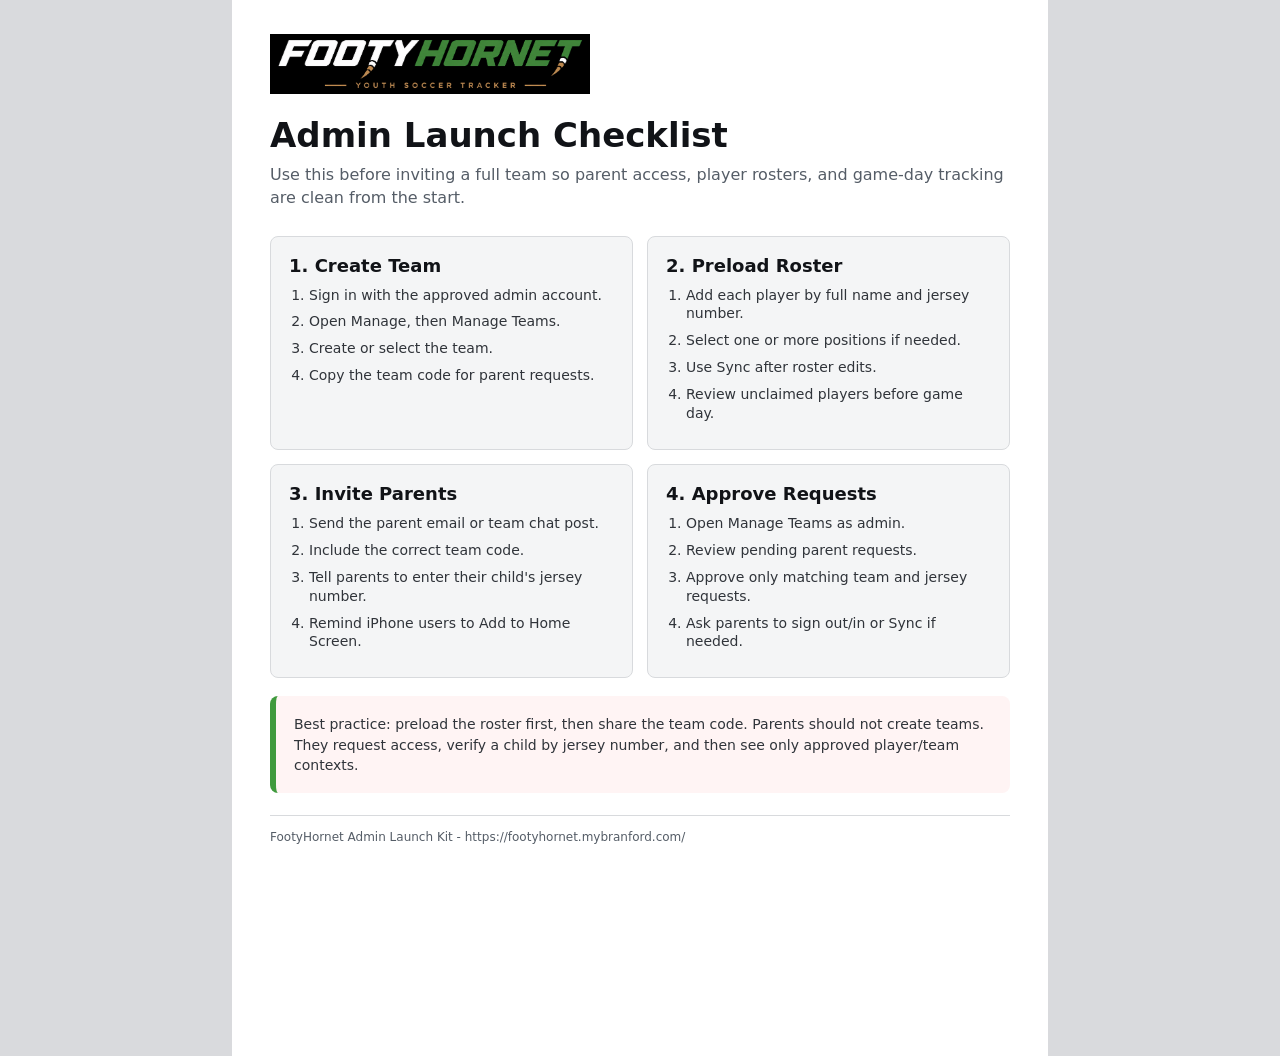
<file: launch-kit/admin-launch-checklist.html>
<!doctype html>
<html lang="en">
  <head>
    <meta charset="utf-8" />
    <meta name="viewport" content="width=device-width, initial-scale=1" />
    <title>FootyHornet Admin Launch Checklist</title>
    <style>
      :root {
        --black: #090909;
        --red: #3f9a3d;
        --paper: #ffffff;
        --soft: #f4f5f6;
        --line: #d8dadd;
        --text: #111317;
        --muted: #555d67;
      }

      * {
        box-sizing: border-box;
      }

      body {
        margin: 0;
        background: #d9dadd;
        color: var(--text);
        font-family: Inter, ui-sans-serif, system-ui, -apple-system, BlinkMacSystemFont, "Segoe UI", sans-serif;
      }

      main {
        width: min(8.5in, 100%);
        min-height: 11in;
        margin: 0 auto;
        padding: 34px 38px;
        background: var(--paper);
      }

      img {
        display: block;
        width: min(320px, 70%);
        height: auto;
        margin-bottom: 24px;
      }

      h1,
      h2,
      p {
        margin: 0;
      }

      h1 {
        font-size: 34px;
        line-height: 1.05;
      }

      .subtitle {
        margin-top: 10px;
        color: var(--muted);
        font-size: 16px;
        line-height: 1.45;
      }

      .grid {
        display: grid;
        grid-template-columns: repeat(2, minmax(0, 1fr));
        gap: 14px;
        margin-top: 26px;
      }

      .card {
        padding: 18px;
        border: 1px solid var(--line);
        border-radius: 8px;
        background: var(--soft);
      }

      .card h2 {
        margin-bottom: 10px;
        font-size: 18px;
      }

      ol,
      ul {
        margin: 0;
        padding-left: 20px;
      }

      li {
        margin: 8px 0;
        color: #30343a;
        font-size: 14px;
        line-height: 1.35;
      }

      .callout {
        margin-top: 18px;
        padding: 18px;
        border-left: 6px solid var(--red);
        border-radius: 8px;
        background: #fff4f4;
      }

      .callout p {
        color: #30343a;
        font-size: 14px;
        line-height: 1.45;
      }

      .footer {
        margin-top: 22px;
        padding-top: 14px;
        border-top: 1px solid var(--line);
        color: var(--muted);
        font-size: 12px;
      }

      @media print {
        body {
          background: #ffffff;
        }

        main {
          width: 8.5in;
          min-height: 11in;
        }
      }

      @media (max-width: 720px) {
        .grid {
          grid-template-columns: 1fr;
        }
      }
    </style>
  </head>
  <body>
    <main>
      <img src="../assets/footyhornet-logo.png?v=5" alt="FootyHornet" />
      <h1>Admin Launch Checklist</h1>
      <p class="subtitle">Use this before inviting a full team so parent access, player rosters, and game-day tracking are clean from the start.</p>

      <section class="grid">
        <article class="card">
          <h2>1. Create Team</h2>
          <ol>
            <li>Sign in with the approved admin account.</li>
            <li>Open Manage, then Manage Teams.</li>
            <li>Create or select the team.</li>
            <li>Copy the team code for parent requests.</li>
          </ol>
        </article>

        <article class="card">
          <h2>2. Preload Roster</h2>
          <ol>
            <li>Add each player by full name and jersey number.</li>
            <li>Select one or more positions if needed.</li>
            <li>Use Sync after roster edits.</li>
            <li>Review unclaimed players before game day.</li>
          </ol>
        </article>

        <article class="card">
          <h2>3. Invite Parents</h2>
          <ol>
            <li>Send the parent email or team chat post.</li>
            <li>Include the correct team code.</li>
            <li>Tell parents to enter their child's jersey number.</li>
            <li>Remind iPhone users to Add to Home Screen.</li>
          </ol>
        </article>

        <article class="card">
          <h2>4. Approve Requests</h2>
          <ol>
            <li>Open Manage Teams as admin.</li>
            <li>Review pending parent requests.</li>
            <li>Approve only matching team and jersey requests.</li>
            <li>Ask parents to sign out/in or Sync if needed.</li>
          </ol>
        </article>
      </section>

      <div class="callout">
        <p>
          Best practice: preload the roster first, then share the team code. Parents should not create teams. They request access, verify a child by jersey number, and then see only approved player/team contexts.
        </p>
      </div>

      <p class="footer">FootyHornet Admin Launch Kit - https://footyhornet.mybranford.com/</p>
    </main>
  </body>
</html>
</file>
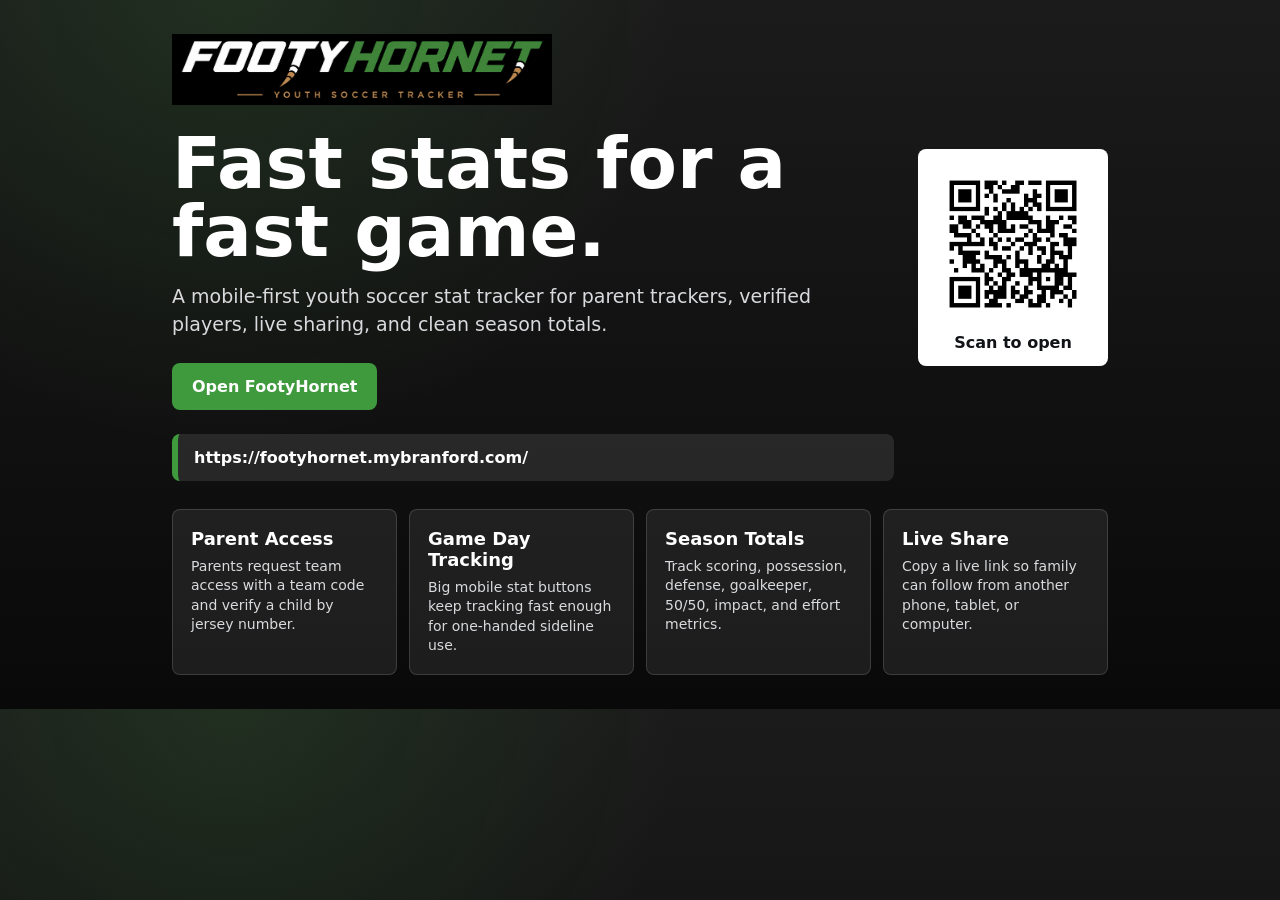
<file: launch-kit/footyhornet-overview.html>
<!doctype html>
<html lang="en">
  <head>
    <meta charset="utf-8" />
    <meta name="viewport" content="width=device-width, initial-scale=1" />
    <title>FootyHornet Overview</title>
    <style>
      :root {
        --black: #090909;
        --charcoal: #171717;
        --red: #3f9a3d;
        --paper: #ffffff;
        --soft: #f3f4f6;
        --line: #d8dadd;
        --text: #111317;
        --muted: #555d67;
      }

      * {
        box-sizing: border-box;
      }

      body {
        margin: 0;
        background:
          radial-gradient(circle at 18% 0%, rgba(63, 154, 61, 0.16), transparent 28rem),
          linear-gradient(180deg, #1b1b1b, #090909);
        color: var(--paper);
        font-family: Inter, ui-sans-serif, system-ui, -apple-system, BlinkMacSystemFont, "Segoe UI", sans-serif;
      }

      main {
        width: min(980px, 100%);
        margin: 0 auto;
        padding: 34px 22px;
      }

      .hero {
        display: grid;
        grid-template-columns: minmax(0, 1fr) 190px;
        gap: 24px;
        align-items: center;
        min-height: 360px;
      }

      .logo {
        display: block;
        width: min(380px, 100%);
        height: auto;
        margin-bottom: 24px;
      }

      h1,
      h2,
      p {
        margin: 0;
      }

      h1 {
        max-width: 680px;
        font-size: clamp(42px, 8vw, 72px);
        line-height: 0.95;
      }

      .subtitle {
        max-width: 660px;
        margin-top: 18px;
        color: #d8dadd;
        font-size: 19px;
        line-height: 1.45;
      }

      .cta {
        display: inline-block;
        margin-top: 24px;
        padding: 14px 20px;
        border-radius: 8px;
        background: var(--red);
        color: #ffffff;
        font-weight: 900;
        text-decoration: none;
      }

      .qr-card {
        padding: 14px;
        border-radius: 8px;
        background: #ffffff;
        color: var(--text);
        text-align: center;
      }

      .qr-card img {
        display: block;
        width: 100%;
        height: auto;
      }

      .qr-card strong {
        display: block;
        margin-top: 8px;
      }

      .features {
        display: grid;
        grid-template-columns: repeat(4, minmax(0, 1fr));
        gap: 12px;
        margin-top: 28px;
      }

      .feature {
        min-height: 150px;
        padding: 18px;
        border: 1px solid rgba(255, 255, 255, 0.14);
        border-radius: 8px;
        background: rgba(255, 255, 255, 0.08);
      }

      .feature h2 {
        margin-bottom: 8px;
        font-size: 18px;
      }

      .feature p {
        color: #d8dadd;
        font-size: 14px;
        line-height: 1.4;
      }

      .link {
        margin-top: 24px;
        padding: 14px 16px;
        border-left: 6px solid var(--red);
        border-radius: 8px;
        background: rgba(255, 255, 255, 0.1);
        overflow-wrap: anywhere;
        font-weight: 850;
      }

      @media print {
        body {
          background: #111111;
        }
      }

      @media (max-width: 760px) {
        .hero,
        .features {
          grid-template-columns: 1fr;
        }

        .qr-card {
          width: 190px;
        }
      }
    </style>
  </head>
  <body>
    <main>
      <section class="hero">
        <div>
          <img class="logo" src="../assets/footyhornet-logo.png?v=5" alt="FootyHornet" />
          <h1>Fast stats for a fast game.</h1>
          <p class="subtitle">
            A mobile-first youth soccer stat tracker for parent trackers, verified players, live sharing, and clean season totals.
          </p>
          <a class="cta" href="https://footyhornet.mybranford.com/">Open FootyHornet</a>
          <div class="link">https://footyhornet.mybranford.com/</div>
        </div>
        <div class="qr-card">
          <img src="footyhornet-qr.png" alt="QR code for FootyHornet" />
          <strong>Scan to open</strong>
        </div>
      </section>

      <section class="features">
        <article class="feature">
          <h2>Parent Access</h2>
          <p>Parents request team access with a team code and verify a child by jersey number.</p>
        </article>
        <article class="feature">
          <h2>Game Day Tracking</h2>
          <p>Big mobile stat buttons keep tracking fast enough for one-handed sideline use.</p>
        </article>
        <article class="feature">
          <h2>Season Totals</h2>
          <p>Track scoring, possession, defense, goalkeeper, 50/50, impact, and effort metrics.</p>
        </article>
        <article class="feature">
          <h2>Live Share</h2>
          <p>Copy a live link so family can follow from another phone, tablet, or computer.</p>
        </article>
      </section>
    </main>
  </body>
</html>
</file>
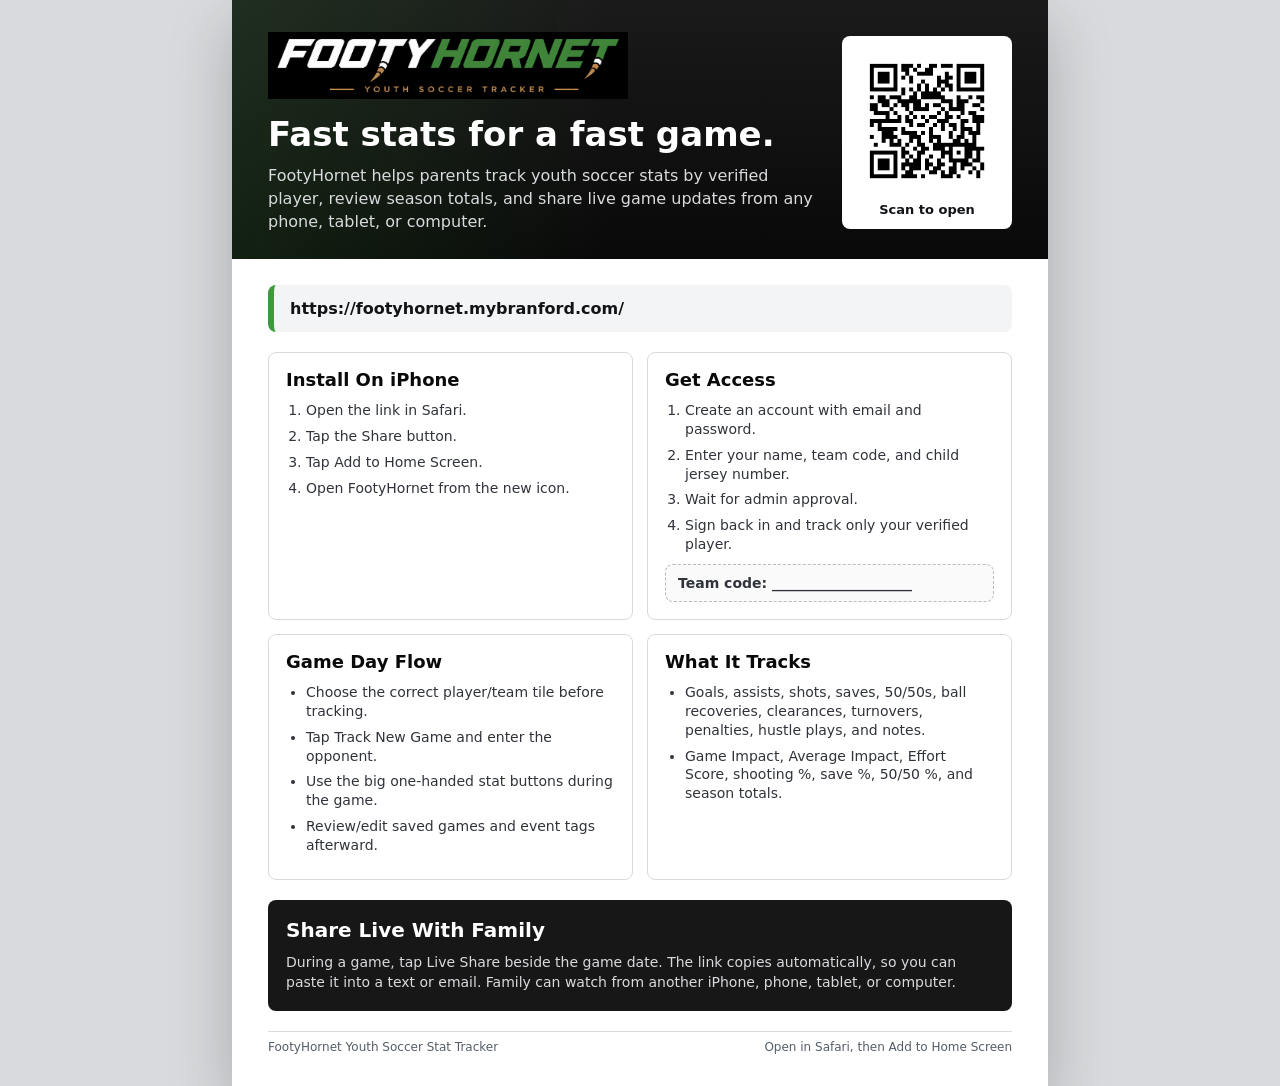
<file: launch-kit/parent-handout.html>
<!doctype html>
<html lang="en">
  <head>
    <meta charset="utf-8" />
    <meta name="viewport" content="width=device-width, initial-scale=1" />
    <title>FootyHornet Parent Quick Start</title>
    <style>
      :root {
        --black: #090909;
        --charcoal: #171717;
        --red: #3f9a3d;
        --paper: #ffffff;
        --soft: #f3f4f6;
        --line: #d8dadd;
        --text: #111317;
        --muted: #555d67;
      }

      * {
        box-sizing: border-box;
      }

      body {
        margin: 0;
        background: #d9dadd;
        color: var(--text);
        font-family: Inter, ui-sans-serif, system-ui, -apple-system, BlinkMacSystemFont, "Segoe UI", sans-serif;
      }

      .page {
        width: min(8.5in, 100%);
        min-height: 11in;
        margin: 0 auto;
        background: var(--paper);
        box-shadow: 0 24px 60px rgba(0, 0, 0, 0.22);
      }

      .hero {
        display: grid;
        grid-template-columns: minmax(0, 1fr) auto;
        gap: 22px;
        align-items: center;
        padding: 32px 36px 26px;
        background:
          linear-gradient(90deg, rgba(63, 154, 61, 0.16), transparent 46%),
          linear-gradient(180deg, #1a1a1a, #090909);
        color: #ffffff;
      }

      .logo {
        display: block;
        width: min(360px, 100%);
        height: auto;
        margin-bottom: 18px;
      }

      h1,
      h2,
      h3,
      p {
        margin: 0;
      }

      h1 {
        max-width: 560px;
        font-size: 34px;
        line-height: 1.02;
      }

      .subtitle {
        max-width: 580px;
        margin-top: 12px;
        color: #d8dadd;
        font-size: 16px;
        line-height: 1.45;
      }

      .qr-card {
        width: 170px;
        padding: 12px;
        border-radius: 8px;
        background: #ffffff;
        color: var(--text);
        text-align: center;
      }

      .qr-card img {
        display: block;
        width: 100%;
        height: auto;
      }

      .qr-card strong {
        display: block;
        margin-top: 8px;
        font-size: 13px;
      }

      .content {
        display: grid;
        gap: 20px;
        padding: 26px 36px 32px;
      }

      .url-box {
        padding: 14px 16px;
        border-left: 6px solid var(--red);
        border-radius: 8px;
        background: var(--soft);
        font-weight: 850;
        overflow-wrap: anywhere;
      }

      .grid {
        display: grid;
        grid-template-columns: repeat(2, minmax(0, 1fr));
        gap: 14px;
      }

      .card {
        min-height: 148px;
        padding: 17px;
        border: 1px solid var(--line);
        border-radius: 8px;
        background: #ffffff;
      }

      .card h2 {
        margin-bottom: 10px;
        color: var(--black);
        font-size: 18px;
        line-height: 1.15;
      }

      ol,
      ul {
        margin: 0;
        padding-left: 20px;
      }

      li {
        margin: 7px 0;
        color: #30343a;
        font-size: 14px;
        line-height: 1.35;
      }

      .code-line {
        margin-top: 10px;
        padding: 10px 12px;
        border: 1px dashed #b7bcc3;
        border-radius: 8px;
        background: #fafafa;
        color: #30343a;
        font-size: 14px;
        font-weight: 850;
      }

      .callout {
        display: grid;
        gap: 10px;
        padding: 18px;
        border-radius: 8px;
        background: var(--charcoal);
        color: #ffffff;
      }

      .callout h2 {
        color: #ffffff;
        font-size: 20px;
      }

      .callout p {
        color: #d8dadd;
        font-size: 14px;
        line-height: 1.45;
      }

      .footer {
        display: flex;
        justify-content: space-between;
        gap: 16px;
        padding-top: 8px;
        border-top: 1px solid var(--line);
        color: var(--muted);
        font-size: 12px;
      }

      @media print {
        body {
          background: #ffffff;
        }

        .page {
          width: 8.5in;
          min-height: 11in;
          box-shadow: none;
        }
      }

      @media (max-width: 720px) {
        .hero,
        .grid {
          grid-template-columns: 1fr;
        }

        .qr-card {
          width: 190px;
        }
      }
    </style>
  </head>
  <body>
    <main class="page">
      <section class="hero">
        <div>
          <img class="logo" src="../assets/footyhornet-logo.png?v=5" alt="FootyHornet" />
          <h1>Fast stats for a fast game.</h1>
          <p class="subtitle">
            FootyHornet helps parents track youth soccer stats by verified player, review season totals, and share live game updates from any phone, tablet, or computer.
          </p>
        </div>
        <div class="qr-card">
          <img src="footyhornet-qr.png" alt="QR code for FootyHornet" />
          <strong>Scan to open</strong>
        </div>
      </section>

      <section class="content">
        <div class="url-box">https://footyhornet.mybranford.com/</div>

        <div class="grid">
          <article class="card">
            <h2>Install On iPhone</h2>
            <ol>
              <li>Open the link in Safari.</li>
              <li>Tap the Share button.</li>
              <li>Tap Add to Home Screen.</li>
              <li>Open FootyHornet from the new icon.</li>
            </ol>
          </article>

          <article class="card">
            <h2>Get Access</h2>
            <ol>
              <li>Create an account with email and password.</li>
              <li>Enter your name, team code, and child jersey number.</li>
              <li>Wait for admin approval.</li>
              <li>Sign back in and track only your verified player.</li>
            </ol>
            <div class="code-line">Team code: ____________________</div>
          </article>

          <article class="card">
            <h2>Game Day Flow</h2>
            <ul>
              <li>Choose the correct player/team tile before tracking.</li>
              <li>Tap Track New Game and enter the opponent.</li>
              <li>Use the big one-handed stat buttons during the game.</li>
              <li>Review/edit saved games and event tags afterward.</li>
            </ul>
          </article>

          <article class="card">
            <h2>What It Tracks</h2>
            <ul>
              <li>Goals, assists, shots, saves, 50/50s, ball recoveries, clearances, turnovers, penalties, hustle plays, and notes.</li>
              <li>Game Impact, Average Impact, Effort Score, shooting %, save %, 50/50 %, and season totals.</li>
            </ul>
          </article>
        </div>

        <div class="callout">
          <h2>Share Live With Family</h2>
          <p>
            During a game, tap Live Share beside the game date. The link copies automatically, so you can paste it into a text or email. Family can watch from another iPhone, phone, tablet, or computer.
          </p>
        </div>

        <footer class="footer">
          <span>FootyHornet Youth Soccer Stat Tracker</span>
          <span>Open in Safari, then Add to Home Screen</span>
        </footer>
      </section>
    </main>
  </body>
</html>
</file>
<file: landing.css>
:root {
  --lh-black: #050607;
  --lh-carbon-950: #090a0b;
  --lh-carbon-900: #0f1012;
  --lh-carbon-850: #131518;
  --lh-carbon-800: #17191c;
  --lh-carbon-700: #22262b;
  --lh-surface: #f7f8f9;
  --lh-surface-soft: #eef0f2;
  --lh-surface-raised: #ffffff;
  --lh-text-light: #f8f9fa;
  --lh-text-dark: #111317;
  --lh-muted-light: #b8bec5;
  --lh-muted-dark: #5c6570;
  --fh-green: #3f9a3d;
  --fh-green-deep: #1f5e25;
  --fh-green-soft: rgba(63, 154, 61, 0.14);
  --fh-gold: #d0a05d;
  --fh-gold-soft: rgba(208, 160, 93, 0.16);
  --lh-red: var(--fh-green);
  --lh-red-deep: var(--fh-green-deep);
  --lh-red-soft: var(--fh-green-soft);
  --lh-line-light: rgba(17, 19, 23, 0.12);
  --lh-line-dark: rgba(255, 255, 255, 0.12);
  --lh-radius-md: 8px;
  --lh-radius-lg: 12px;
  --lh-shadow-card: 0 16px 36px rgba(0, 0, 0, 0.28);
  --lh-shadow-soft: 0 8px 24px rgba(0, 0, 0, 0.16);
  --lh-font: -apple-system, BlinkMacSystemFont, "Segoe UI", sans-serif;

  --red: var(--lh-red);
  --gold: var(--fh-gold);
  --black: var(--lh-black);
  --graphite: var(--lh-carbon-850);
  --graphite-2: var(--lh-carbon-700);
  --white: var(--lh-text-light);
  --light: var(--lh-surface);
  --muted: var(--lh-muted-light);
  --ink: var(--lh-text-dark);
  --line: var(--lh-line-dark);
  --shadow: var(--lh-shadow-card);
}

* {
  box-sizing: border-box;
}

html {
  overflow-x: hidden;
  scroll-behavior: smooth;
}

body {
  margin: 0;
  overflow-x: hidden;
  color: var(--white);
  background:
    radial-gradient(circle at 78% 8%, rgba(63, 154, 61, 0.13), transparent 28rem),
    radial-gradient(circle at 14% 0%, rgba(208, 160, 93, 0.11), transparent 24rem),
    linear-gradient(180deg, var(--lh-black) 0%, var(--lh-carbon-800) 48%, var(--lh-black) 100%);
  font-family: var(--lh-font);
  line-height: 1.5;
}

a {
  color: inherit;
  text-decoration: none;
}

.site-header {
  display: flex;
  align-items: center;
  justify-content: space-between;
  gap: 18px;
  width: min(1120px, calc(100% - 32px));
  margin: 0 auto;
  padding: 22px 0 10px;
}

.brand-link img,
.site-footer img {
  display: block;
  width: min(330px, 72vw);
  height: auto;
}

.landing-nav {
  display: flex;
  align-items: center;
  flex-wrap: wrap;
  gap: 18px;
  row-gap: 10px;
  color: #e7e8ea;
  font-size: 0.92rem;
  font-weight: 800;
}

.landing-nav a {
  opacity: 0.88;
}

.landing-nav a:hover,
.landing-nav a:focus-visible {
  opacity: 1;
}

.nav-cta {
  padding: 10px 14px;
  border: 1px solid rgba(63, 154, 61, 0.62);
  border-radius: var(--lh-radius-md);
  background:
    linear-gradient(90deg, var(--red) 0 5px, transparent 5px),
    rgba(255, 255, 255, 0.08);
}

.hero {
  display: grid;
  grid-template-columns: minmax(0, 1fr) minmax(280px, 430px);
  align-items: center;
  gap: clamp(30px, 7vw, 82px);
  width: min(1120px, calc(100% - 32px));
  margin: 0 auto;
  padding: clamp(54px, 8vh, 88px) 0 70px;
}

.hero-copy h1 {
  max-width: 780px;
  margin: 0;
  color: var(--white);
  font-size: clamp(3.1rem, 8vw, 6.6rem);
  font-weight: 950;
  letter-spacing: 0;
  line-height: 0.92;
}

.hero-copy p {
  max-width: 650px;
  margin: 26px 0 0;
  color: #dcdee2;
  font-size: clamp(1.08rem, 2vw, 1.36rem);
}

.hero-actions,
.trust-row {
  display: flex;
  flex-wrap: wrap;
  gap: 12px;
  margin-top: 30px;
}

.btn {
  display: inline-flex;
  min-height: 48px;
  align-items: center;
  justify-content: center;
  padding: 13px 18px;
  border: 1px solid rgba(63, 154, 61, 0.58);
  border-radius: var(--lh-radius-md);
  font-size: 1rem;
  font-weight: 950;
  box-shadow: var(--lh-shadow-soft), inset 0 0 0 1px rgba(255, 255, 255, 0.05);
}

.btn.primary {
  color: #fff;
  background:
    linear-gradient(90deg, var(--red) 0 6px, transparent 6px),
    linear-gradient(180deg, #252a31, #121519);
}

.btn.secondary {
  color: var(--white);
  border-color: rgba(63, 154, 61, 0.38);
  background:
    linear-gradient(90deg, var(--red) 0 6px, transparent 6px),
    rgba(255, 255, 255, 0.08);
}

.trust-row span {
  padding: 8px 0;
  color: #f3f4f5;
  font-size: 0.9rem;
  font-weight: 850;
}

.trust-row span + span::before {
  content: "";
  display: inline-block;
  width: 6px;
  height: 6px;
  margin: 0 12px 2px 0;
  border-radius: 50%;
  background: var(--gold);
}

.phone-wrap {
  display: flex;
  justify-content: center;
}

.phone {
  width: min(100%, 356px);
  padding: 12px;
  border: 1px solid rgba(255, 255, 255, 0.16);
  border-radius: 34px;
  background: linear-gradient(145deg, var(--lh-black), var(--lh-carbon-700));
  box-shadow: var(--shadow);
}

.phone-bar {
  width: 92px;
  height: 5px;
  margin: 6px auto 12px;
  border-radius: 999px;
  background: rgba(255, 255, 255, 0.26);
}

.phone-screen {
  overflow: hidden;
  min-height: 560px;
  padding: 20px;
  border-radius: 24px;
  background: var(--lh-surface);
  color: var(--ink);
}

.preview-top,
.preview-player,
.preview-context,
.preview-impact,
.mini-card {
  border: 1px solid #dadde2;
  border-radius: 8px;
  background: #fff;
}

.preview-top {
  display: flex;
  align-items: center;
  justify-content: space-between;
  padding: 12px;
  font-weight: 950;
}

.preview-top strong {
  color: var(--red);
}

.preview-player {
  margin-top: 12px;
  padding: 14px;
  border-left: 5px solid var(--red);
}

.preview-player strong,
.preview-player span,
.preview-impact span,
.preview-impact small {
  display: block;
}

.preview-player span {
  margin-top: 4px;
  color: #59616c;
  font-weight: 800;
}

.preview-context {
  display: flex;
  align-items: center;
  justify-content: space-between;
  gap: 10px;
  margin-top: 12px;
  padding: 12px;
}

.preview-context span {
  color: #59616c;
  font-size: 0.78rem;
  font-weight: 950;
  text-transform: uppercase;
}

.preview-context strong {
  color: var(--lh-text-dark);
  font-size: 0.95rem;
  line-height: 1.1;
  text-align: right;
}

.preview-grid {
  display: grid;
  grid-template-columns: repeat(2, minmax(0, 1fr));
  gap: 10px;
  margin-top: 16px;
}

.preview-grid button {
  min-height: 64px;
  border: 0;
  border-radius: var(--lh-radius-md);
  color: white;
  background: linear-gradient(180deg, #20242a, #101214);
  box-shadow: inset 4px 0 0 var(--red);
  font: inherit;
  font-weight: 950;
}

.preview-grid button:nth-child(1),
.preview-grid button:nth-child(2),
.preview-grid button:nth-child(3) {
  box-shadow: inset 4px 0 0 #0c7a3c;
}

.preview-grid button:nth-child(4),
.preview-grid button:nth-child(6) {
  box-shadow: inset 4px 0 0 #265f6b;
}

.preview-impact {
  margin-top: 18px;
  padding: 18px;
  text-align: center;
}

.preview-impact span {
  color: #59616c;
  font-size: 0.78rem;
  font-weight: 950;
  text-transform: uppercase;
}

.preview-impact strong {
  display: block;
  margin-top: 4px;
  color: var(--red);
  font-size: 4rem;
  line-height: 0.9;
}

.preview-impact small {
  margin-top: 7px;
  color: #59616c;
  font-weight: 850;
  text-transform: uppercase;
}

.section {
  width: min(1120px, calc(100% - 32px));
  margin: 0 auto 24px;
  padding: clamp(34px, 6vw, 66px);
  border-radius: var(--lh-radius-lg);
}

.section.light {
  color: var(--ink);
  background: var(--light);
  box-shadow: var(--lh-shadow-soft);
}

.section-heading {
  display: grid;
  grid-template-columns: minmax(0, 0.85fr) minmax(260px, 0.65fr);
  gap: 28px;
  align-items: end;
}

.section h2 {
  margin: 0;
  font-size: clamp(2rem, 5vw, 4rem);
  font-weight: 950;
  line-height: 0.98;
}

.section p {
  margin: 0;
  color: #555d67;
  font-size: 1.06rem;
}

.feature-list {
  display: grid;
  grid-template-columns: repeat(auto-fit, minmax(210px, 1fr));
  gap: 14px;
  margin-top: 34px;
}

.feature-list article {
  min-height: 238px;
  padding: 22px;
  border: 1px solid var(--lh-line-light);
  border-radius: var(--lh-radius-md);
  background: var(--lh-surface-raised);
}

.feature-number {
  color: var(--red);
  font-size: 0.82rem;
  font-weight: 950;
}

.feature-list h3 {
  margin: 24px 0 10px;
  font-size: 1.45rem;
  line-height: 1.05;
}

.dark-split {
  display: grid;
  grid-template-columns: minmax(0, 0.85fr) minmax(280px, 0.7fr);
  gap: clamp(28px, 6vw, 70px);
  align-items: center;
  border: 1px solid var(--line);
  background:
    linear-gradient(135deg, rgba(63, 154, 61, 0.12), transparent 42%),
    linear-gradient(180deg, var(--lh-carbon-850), var(--lh-carbon-950));
}

.dark-split p {
  max-width: 620px;
  margin-top: 18px;
  color: #d9dbe0;
}

.text-link {
  display: inline-flex;
  margin-top: 24px;
  color: #fff;
  font-weight: 950;
  text-decoration: underline;
  text-decoration-color: var(--red);
  text-underline-offset: 6px;
}

.team-panel {
  display: grid;
  gap: 12px;
}

.mini-card {
  padding: 16px;
  border-color: rgba(255, 255, 255, 0.12);
  background: rgba(255, 255, 255, 0.075);
  color: #fff;
  border-radius: var(--lh-radius-md);
}

.mini-card span,
.mini-card small {
  display: block;
  color: #c7cbd1;
  font-weight: 850;
}

.mini-card span {
  color: #fff;
  font-size: 0.78rem;
  text-transform: uppercase;
}

.mini-card strong {
  display: block;
  margin-top: 8px;
  font-size: 1.25rem;
  line-height: 1.1;
}

.mini-card small {
  margin-top: 8px;
}

.install-section {
  display: flex;
  align-items: center;
  justify-content: space-between;
  gap: 24px;
}

.install-section p {
  max-width: 720px;
  margin-top: 14px;
}

.site-footer {
  display: flex;
  align-items: center;
  justify-content: space-between;
  gap: 18px;
  width: min(1120px, calc(100% - 32px));
  margin: 0 auto;
  padding: 32px 0 46px;
  color: #cfd2d6;
  font-weight: 800;
}

.site-footer a {
  color: #ffffff;
  text-decoration-color: rgba(63, 154, 61, 0.7);
  text-underline-offset: 4px;
}

@media (max-width: 820px) {
  .site-header {
    align-items: flex-start;
    flex-direction: column;
  }

  .landing-nav {
    width: 100%;
    justify-content: space-between;
    gap: 8px;
    font-size: 0.82rem;
  }

  .hero,
  .section-heading,
  .dark-split,
  .feature-list {
    grid-template-columns: 1fr;
  }

  .hero {
    min-height: auto;
    padding-top: 34px;
  }

  .phone {
    width: min(100%, 334px);
  }

  .phone-screen {
    min-height: 500px;
  }

  .section {
    padding: 28px 18px;
  }

  .feature-list article {
    min-height: auto;
  }

  .install-section,
  .site-footer {
    align-items: stretch;
    flex-direction: column;
  }

  .install-section .btn {
    width: 100%;
  }
}

@media (max-width: 440px) {
  .landing-nav a:not(.nav-cta) {
    display: none;
  }

  .landing-nav {
    justify-content: flex-start;
  }

  .nav-cta {
    width: 100%;
    text-align: center;
  }

  .hero-copy h1 {
    font-size: 3rem;
  }
}

/* Professional refinement pass */
.hero-copy h1 {
  font-size: clamp(2.75rem, 7.2vw, 6.1rem);
  line-height: 0.96;
}

.hero-copy p {
  font-size: clamp(1rem, 1.7vw, 1.24rem);
  line-height: 1.5;
}

.trust-row {
  gap: 8px;
  margin-top: 22px;
}

.trust-row span {
  display: inline-flex;
  min-height: 34px;
  align-items: center;
  padding: 7px 11px;
  border: 1px solid rgba(255, 255, 255, 0.12);
  border-radius: 999px;
  color: #eceef1;
  background: rgba(255, 255, 255, 0.065);
  font-size: 0.78rem;
  line-height: 1;
}

.trust-row span + span::before {
  display: none;
}

@media (max-width: 820px) {
  .hero-copy h1 {
    font-size: clamp(2.36rem, 10.8vw, 4rem);
    line-height: 1;
  }

  .hero-copy p {
    font-size: 1rem;
  }
}

@media (max-width: 440px) {
  .hero-copy h1 {
    font-size: clamp(2.22rem, 11vw, 3.08rem);
  }

  .trust-row {
    margin-top: 18px;
  }
}

/* Homepage visual refresh */
.site-header {
  position: relative;
  z-index: 2;
}

.hero {
  position: relative;
}

.hero::before {
  content: "";
  position: absolute;
  inset: 18px -42px auto auto;
  width: min(42vw, 480px);
  height: min(42vw, 480px);
  border-radius: 50%;
  background: radial-gradient(circle, rgba(63, 154, 61, 0.24), rgba(63, 154, 61, 0) 68%);
  filter: blur(4px);
  pointer-events: none;
  z-index: -1;
}

.hero-kicker {
  display: inline-flex;
  align-items: center;
  gap: 10px;
  margin-bottom: 18px;
  padding: 8px 12px;
  border: 1px solid rgba(63, 154, 61, 0.42);
  border-radius: 999px;
  color: #fff;
  background: rgba(255, 255, 255, 0.07);
  box-shadow: inset 0 0 24px rgba(63, 154, 61, 0.08);
  font-size: 0.8rem;
  font-weight: 950;
  letter-spacing: 0.08em;
  text-transform: uppercase;
}

.hero-kicker::before {
  content: "";
  width: 8px;
  height: 8px;
  border-radius: 50%;
  background: var(--red);
  box-shadow: 0 0 18px rgba(63, 154, 61, 0.9);
}

.hero-copy h1 {
  background: linear-gradient(180deg, #ffffff 0%, #f5f6f7 58%, #c7cbd1 100%);
  -webkit-background-clip: text;
  background-clip: text;
  color: transparent;
  text-wrap: balance;
}

.hero-copy p {
  text-wrap: pretty;
}

.hero-stats {
  display: grid;
  grid-template-columns: repeat(3, minmax(0, 1fr));
  gap: 12px;
  max-width: 640px;
  margin-top: 26px;
}

.hero-stats div {
  padding: 16px;
  border: 1px solid rgba(255, 255, 255, 0.13);
  border-radius: var(--lh-radius-lg);
  background: linear-gradient(180deg, rgba(255, 255, 255, 0.105), rgba(255, 255, 255, 0.045));
  box-shadow: 0 18px 38px rgba(0, 0, 0, 0.18);
}

.hero-stats strong,
.hero-stats span {
  display: block;
}

.hero-stats strong {
  color: #fff;
  font-size: clamp(1.35rem, 3vw, 2.15rem);
  line-height: 1;
}

.hero-stats span {
  margin-top: 6px;
  color: #c8cdd4;
  font-size: 0.78rem;
  font-weight: 850;
  text-transform: uppercase;
}

.phone-wrap {
  perspective: 1100px;
}

.phone {
  position: relative;
  transform: rotate(2deg);
  box-shadow: 0 34px 88px rgba(0, 0, 0, 0.42), 0 0 0 1px rgba(63, 154, 61, 0.16);
}

.phone::after {
  content: "Live";
  position: absolute;
  top: 52px;
  right: -14px;
  padding: 8px 12px;
  border-radius: 999px;
  color: #fff;
  background: linear-gradient(135deg, var(--red), var(--gold));
  box-shadow: 0 14px 34px rgba(63, 154, 61, 0.35);
  font-size: 0.78rem;
  font-weight: 950;
  letter-spacing: 0.08em;
  text-transform: uppercase;
}

.preview-feed {
  display: grid;
  gap: 8px;
  margin-top: 12px;
}

.preview-feed span {
  padding: 10px 12px;
  border-left: 4px solid var(--red);
  border-radius: 8px;
  background: #fff;
  color: #343b44;
  box-shadow: 0 8px 20px rgba(17, 19, 23, 0.08);
  font-size: 0.82rem;
  font-weight: 850;
}

.spotlight-section {
  position: relative;
  overflow: hidden;
  background:
    radial-gradient(circle at top right, rgba(63, 154, 61, 0.1), transparent 28rem),
    var(--light);
}

.spotlight-section::after {
  content: "";
  position: absolute;
  right: -110px;
  bottom: -150px;
  width: 320px;
  height: 320px;
  border: 42px solid rgba(63, 154, 61, 0.08);
  border-radius: 50%;
}

.spotlight-grid {
  position: relative;
  z-index: 1;
  display: grid;
  grid-template-columns: repeat(3, minmax(0, 1fr));
  gap: 14px;
  margin-top: 32px;
}

.spotlight-grid div {
  padding: 20px;
  border: 1px solid var(--lh-line-light);
  border-radius: var(--lh-radius-lg);
  background: rgba(255, 255, 255, 0.82);
  box-shadow: 0 16px 34px rgba(17, 19, 23, 0.08);
}

.spotlight-grid span,
.spotlight-grid strong {
  display: block;
}

.spotlight-grid span {
  color: var(--red);
  font-size: 0.78rem;
  font-weight: 950;
  letter-spacing: 0.08em;
  text-transform: uppercase;
}

.spotlight-grid strong {
  margin-top: 10px;
  color: var(--ink);
  font-size: 1.05rem;
  line-height: 1.25;
}

.compact-heading {
  align-items: start;
}

.detail-section {
  background:
    linear-gradient(180deg, rgba(255, 255, 255, 0.96), rgba(238, 240, 242, 0.96)),
    radial-gradient(circle at 8% 20%, rgba(63, 154, 61, 0.08), transparent 22rem);
}

.detail-matrix {
  display: grid;
  grid-template-columns: repeat(auto-fit, minmax(250px, 1fr));
  gap: 14px;
  margin-top: 34px;
}

.detail-matrix article {
  min-height: 214px;
  padding: 20px;
  border: 1px solid var(--lh-line-light);
  border-radius: var(--lh-radius-md);
  background:
    linear-gradient(180deg, rgba(255, 255, 255, 0.96), rgba(255, 255, 255, 0.84));
  box-shadow: 0 12px 26px rgba(17, 19, 23, 0.08);
}

.detail-matrix span,
.detail-matrix strong {
  display: block;
}

.detail-matrix span {
  color: var(--red);
  font-size: 0.76rem;
  font-weight: 950;
  letter-spacing: 0.08em;
  text-transform: uppercase;
}

.detail-matrix strong {
  margin-top: 12px;
  color: var(--lh-text-dark);
  font-size: 1.18rem;
  line-height: 1.22;
}

.detail-matrix p {
  margin-top: 12px;
  color: #5a626d;
  font-size: 0.95rem;
  line-height: 1.45;
}

@media (max-width: 820px) {
  .hero::before {
    inset: 80px -120px auto auto;
    width: 360px;
    height: 360px;
  }

  .hero-stats,
  .spotlight-grid,
  .detail-matrix {
    grid-template-columns: 1fr;
  }

  .phone {
    transform: none;
  }
}
</file>
<file: styles.css>
:root {
  --lh-black: #050607;
  --lh-carbon-950: #090a0b;
  --lh-carbon-900: #0f1012;
  --lh-carbon-850: #131518;
  --lh-carbon-800: #17191c;
  --lh-carbon-700: #22262b;
  --lh-carbon-600: #30363d;
  --lh-surface: #f7f8f9;
  --lh-surface-soft: #eef0f2;
  --lh-surface-dark: #14161a;
  --lh-surface-raised: #ffffff;
  --lh-text-light: #f8f9fa;
  --lh-text-dark: #111317;
  --lh-muted-light: #b8bec5;
  --lh-muted-dark: #5c6570;
  --fh-green: #3f9a3d;
  --fh-green-deep: #1f5e25;
  --fh-green-soft: rgba(63, 154, 61, 0.14);
  --fh-gold: #d0a05d;
  --fh-gold-deep: #8b642f;
  --fh-gold-soft: rgba(208, 160, 93, 0.16);
  --lh-red: var(--fh-green);
  --lh-red-deep: var(--fh-green-deep);
  --lh-red-soft: var(--fh-green-soft);
  --lh-line-light: rgba(17, 19, 23, 0.12);
  --lh-line-dark: rgba(255, 255, 255, 0.12);
  --lh-radius-sm: 6px;
  --lh-radius-md: 8px;
  --lh-radius-lg: 12px;
  --lh-radius-xl: 16px;
  --lh-space-1: 4px;
  --lh-space-2: 8px;
  --lh-space-3: 12px;
  --lh-space-4: 16px;
  --lh-space-5: 20px;
  --lh-space-6: 24px;
  --lh-space-8: 32px;
  --lh-tap-min: 48px;
  --lh-tap-game: 64px;
  --lh-shadow-card: 0 16px 36px rgba(0, 0, 0, 0.28);
  --lh-shadow-soft: 0 8px 24px rgba(0, 0, 0, 0.16);
  --lh-shadow-crisp: 0 14px 28px rgba(0, 0, 0, 0.2);
  --lh-card-border: rgba(17, 19, 23, 0.1);
  --lh-card-border-red: rgba(63, 154, 61, 0.24);
  --lh-panel-gradient: linear-gradient(180deg, #ffffff 0%, #f8f9fa 100%);
  --lh-accent-surface: #f2f3f5;
  --lh-accent-surface-strong: #e8ebef;
  --lh-honeycomb-surface:
    radial-gradient(circle at 50% 38%, rgba(255, 255, 255, 0.07), transparent 28rem),
    linear-gradient(90deg, rgba(5, 6, 7, 0.78), rgba(5, 6, 7, 0.9)),
    url("assets/honeycombblack.png?v=5") center / cover no-repeat,
    var(--lh-black);
  --lh-honeycomb-card:
    linear-gradient(90deg, rgba(8, 10, 12, 0.84), rgba(8, 10, 12, 0.92)),
    url("assets/honeycombblack.png?v=5") center / cover no-repeat,
    linear-gradient(180deg, var(--lh-carbon-800), var(--lh-carbon-900));
  --lh-edge-accent: linear-gradient(90deg, var(--hornet-red) 0 5px, transparent 5px);
  --lh-edge-accent-thin: linear-gradient(90deg, rgba(63, 154, 61, 0.86) 0 4px, transparent 4px);
  --lh-command-gradient:
    var(--lh-honeycomb-card);
  --lh-red-glow: 0 12px 28px rgba(0, 0, 0, 0.16);
  --lh-font: -apple-system, BlinkMacSystemFont, "Segoe UI", sans-serif;

  --navy-950: var(--lh-carbon-950);
  --navy-900: var(--lh-carbon-900);
  --navy-800: var(--lh-carbon-800);
  --navy-700: var(--lh-carbon-700);
  --surface: var(--lh-surface-raised);
  --surface-soft: var(--lh-surface-soft);
  --line: #d8dadd;
  --text: var(--lh-text-dark);
  --muted: var(--lh-muted-dark);
  --positive: #2f873a;
  --positive-dark: #17491f;
  --neutral: var(--lh-carbon-600);
  --neutral-dark: var(--lh-carbon-700);
  --negative: #a84624;
  --negative-dark: #6e2b18;
  --stat-base: #1b1e22;
  --stat-base-dark: #101214;
  --offense: #2f873a;
  --offense-dark: #17491f;
  --effort: #6f552f;
  --effort-dark: #3a2b17;
  --defense: #285f37;
  --defense-dark: #173620;
  --clear: #384936;
  --clear-dark: #202a20;
  --goalie-save: #386d49;
  --goalie-save-dark: #1d3c29;
  --goalie-allowed: #5b4a34;
  --goalie-allowed-dark: #2f261c;
  --faceoff-win: #6a5230;
  --faceoff-win-dark: #372916;
  --faceoff-loss: #4f3c2a;
  --faceoff-loss-dark: #2b2118;
  --danger: #c72a2e;
  --warning: #c7681d;
  --hornet-red: var(--lh-red);
  --hornet-red-soft: var(--lh-accent-surface);
  --hornet-yellow: var(--fh-gold);
  --hornet-yellow-soft: var(--fh-gold-soft);
  --brand-red: var(--lh-red);
  --brand-dark-button:
    linear-gradient(90deg, var(--hornet-red) 0 6px, transparent 6px),
    linear-gradient(180deg, #252a31, #121519);
  --brand-light-button:
    linear-gradient(90deg, var(--hornet-red) 0 6px, transparent 6px),
    #ffffff;
  --shadow: var(--lh-shadow-card);
  --shadow-soft: var(--lh-shadow-soft);
  --radius: var(--lh-radius-md);
  --safe-bottom: env(safe-area-inset-bottom, 0px);
  color-scheme: light;
}

* {
  box-sizing: border-box;
}

html {
  min-height: 100%;
  background: var(--lh-black);
}

body {
  min-height: 100%;
  margin: 0;
  background: var(--lh-honeycomb-surface);
  color: var(--surface);
  font-family:
    Inter, ui-sans-serif, system-ui, var(--lh-font),
    sans-serif;
  letter-spacing: 0;
}

button,
input,
select,
textarea {
  font: inherit;
}

button {
  border: 0;
  cursor: pointer;
  -webkit-tap-highlight-color: transparent;
}

button:disabled {
  cursor: not-allowed;
  opacity: 0.55;
}

button:focus-visible,
.btn:focus-visible,
.mini-btn:focus-visible,
.more-action:focus-visible,
.player-chip:focus-visible,
.team-chip:focus-visible,
.nav-tab:focus-visible,
.period-tab:focus-visible,
.quarter-tab:focus-visible,
.icon-btn:focus-visible {
  outline: 3px solid rgba(63, 154, 61, 0.42);
  outline-offset: 3px;
}

.app-shell {
  width: 100%;
  max-width: 760px;
  min-height: 100dvh;
  margin: 0 auto;
  padding: 18px 14px calc(112px + var(--safe-bottom));
}

.lh-app-shell,
.app-shell {
  isolation: isolate;
}

.topbar {
  position: sticky;
  top: 0;
  z-index: 20;
  margin: -18px -14px 14px;
  padding: calc(14px + env(safe-area-inset-top, 0px)) 14px 12px;
  background: var(--lh-honeycomb-surface);
  border-bottom: 1px solid var(--lh-line-dark);
  backdrop-filter: blur(14px);
  box-shadow: 0 10px 28px rgba(0, 0, 0, 0.28);
}

.brand-row {
  position: relative;
  display: flex;
  align-items: center;
  justify-content: space-between;
  gap: 12px;
  min-height: 44px;
}

.brand {
  display: flex;
  align-items: center;
  gap: 10px;
  min-height: 44px;
  min-width: 0;
  padding: 0;
  border: 0;
  color: inherit;
  background: transparent;
  text-align: left;
}

.brand-logo-wrap {
  display: grid;
  gap: 2px;
  min-width: 0;
  text-align: left;
}

.brand-logo {
  display: block;
  width: min(66vw, 330px);
  height: auto;
  max-height: 62px;
  margin: 0;
  object-fit: contain;
  object-position: left center;
  filter: drop-shadow(0 5px 8px rgba(0, 0, 0, 0.24));
}

.app-version-chip {
  display: block;
  margin-left: clamp(5px, 1.8vw, 10px);
  color: rgba(184, 190, 197, 0.42);
  font-size: 0.62rem;
  font-weight: 800;
  line-height: 1;
  text-transform: uppercase;
}

.sr-only {
  position: absolute;
  width: 1px;
  height: 1px;
  padding: 0;
  margin: -1px;
  overflow: hidden;
  clip: rect(0, 0, 0, 0);
  white-space: nowrap;
  border: 0;
}

.brand-title {
  margin: 0;
  font-size: 1.2rem;
  font-weight: 850;
  line-height: 1.05;
}

.status-chip {
  flex: 0 0 auto;
  min-height: 44px;
  padding: 10px 12px;
  border: 1px solid rgba(255, 255, 255, 0.18);
  border-radius: 999px;
  color: #f1f2f4;
  background: rgba(255, 255, 255, 0.08);
  font-size: 0.8rem;
  font-weight: 800;
}

.topbar-actions {
  display: inline-flex;
  flex: 0 0 auto;
  align-items: center;
  gap: 8px;
}

.help-chip {
  display: inline-grid;
  width: 44px;
  height: 44px;
  place-items: center;
  border: 1px solid rgba(63, 154, 61, 0.38);
  border-radius: 999px;
  color: #ffffff;
  background:
    radial-gradient(circle at 50% 46%, rgba(255, 255, 255, 0.12), transparent 62%),
    rgba(255, 255, 255, 0.08);
  font-size: 1.02rem;
  font-weight: 950;
  line-height: 1;
  box-shadow: inset 0 0 0 1px rgba(255, 255, 255, 0.08);
}

.tutorial-chip {
  font-family: Georgia, "Times New Roman", serif;
  font-style: italic;
}

.screen-title {
  margin: var(--lh-space-5) 0 var(--lh-space-3);
}

.screen-title h2 {
  margin: 0;
  color: #ffffff;
  font-size: 1.65rem;
  line-height: 1.08;
}

.home-title h2 {
  font-size: 1.42rem;
}

.welcome-hero {
  display: grid;
  gap: 18px;
  margin: 18px 0 14px;
  padding: 18px 2px 6px;
}

.welcome-copy {
  display: grid;
  gap: 10px;
}

.welcome-copy h2 {
  max-width: 10ch;
  margin: 0;
  color: #ffffff;
  font-size: 2.45rem;
  line-height: 0.98;
}

.welcome-copy p {
  max-width: 34rem;
  margin: 0;
  color: #d7d9dd;
  font-size: 1rem;
  line-height: 1.48;
}

.welcome-stack {
  gap: 12px;
}

.welcome-info-card,
.faq-card {
  border-color: rgba(63, 154, 61, 0.24);
}

.welcome-step-list {
  display: grid;
  gap: 10px;
}

.welcome-step-list.compact-steps {
  margin: 1rem 0;
}

.welcome-step-list div {
  display: grid;
  grid-template-columns: 32px 1fr;
  align-items: center;
  gap: 10px;
  color: var(--text);
  font-size: 0.94rem;
  line-height: 1.35;
}

.welcome-step-list strong {
  display: inline-grid;
  width: 32px;
  height: 32px;
  place-items: center;
  border-radius: 999px;
  color: #ffffff;
  background: var(--hornet-red);
  font-size: 0.9rem;
}

.faq-card {
  display: grid;
  gap: 10px;
}

.faq-card details {
  padding: 10px 0;
  border-top: 1px solid var(--line);
}

.faq-card summary {
  cursor: pointer;
  color: var(--text);
  font-weight: 850;
}

.action-grid.compact {
  grid-template-columns: 1fr 1fr;
  margin-top: 4px;
}

.screen-title p {
  margin: 8px 0 0;
  color: var(--lh-muted-light);
  font-size: 0.98rem;
  line-height: 1.45;
}

.lh-screen {
  display: grid;
  gap: var(--lh-space-4);
}

.lh-screen-header,
.lh-screen-title,
.screen-title {
  text-wrap: balance;
}

.lh-screen-title {
  margin: 0;
  color: var(--lh-text-light);
  font-size: 1.65rem;
  line-height: 1.08;
}

.lh-screen-subtitle {
  margin: var(--lh-space-2) 0 0;
  color: var(--lh-muted-light);
  font-size: 0.98rem;
  line-height: 1.45;
}

.lh-kicker {
  margin: 0 0 var(--lh-space-2);
  color: rgba(248, 249, 250, 0.72);
  font-size: 0.72rem;
  font-weight: 950;
  letter-spacing: 0.04em;
  text-transform: uppercase;
}

.lh-command-card,
.lh-content-card,
.lh-form-card,
.lh-section {
  border-radius: var(--lh-radius-md);
}

.lh-command-card {
  border: 1px solid rgba(63, 154, 61, 0.26);
  color: var(--lh-text-light);
  background: var(--lh-honeycomb-card);
  box-shadow: var(--lh-shadow-card);
}

.lh-content-card,
.lh-form-card {
  border: 1px solid var(--lh-line-light);
  color: var(--lh-text-dark);
  background: var(--lh-surface-raised);
  box-shadow: var(--lh-shadow-card);
}

.lh-form-card {
  background: linear-gradient(180deg, #ffffff, var(--lh-surface));
}

.lh-section-header,
.lh-section {
  display: grid;
  gap: var(--lh-space-2);
}

.lh-section-title {
  margin: 0;
  color: var(--lh-text-dark);
  font-size: 1.04rem;
  font-weight: 950;
  line-height: 1.2;
}

.lh-section-subtitle,
.lh-help-text {
  margin: 0;
  color: var(--lh-muted-dark);
  font-size: 0.82rem;
  line-height: 1.38;
}

.lh-stat-grid,
.lh-action-grid {
  display: grid;
  grid-template-columns: repeat(2, minmax(0, 1fr));
  gap: var(--lh-space-3);
}

.lh-stat-card,
.lh-action-tile,
.lh-status-row {
  border: 1px solid var(--lh-line-light);
  border-radius: var(--lh-radius-md);
  color: var(--lh-text-dark);
  background: var(--lh-surface);
}

.lh-stat-card {
  min-height: 86px;
  padding: var(--lh-space-3);
}

.lh-action-tile {
  min-height: 72px;
  padding: var(--lh-space-3);
  text-align: left;
}

.lh-status-row {
  min-height: 38px;
  padding: var(--lh-space-2) var(--lh-space-3);
}

.lh-chip {
  display: inline-flex;
  min-height: 26px;
  align-items: center;
  gap: var(--lh-space-1);
  padding: 4px 8px;
  border: 1px solid var(--lh-line-light);
  border-radius: 999px;
  color: var(--lh-muted-dark);
  background: var(--lh-surface-soft);
  font-size: 0.72rem;
  font-weight: 900;
  line-height: 1;
}

.lh-chip-success {
  border-color: rgba(13, 108, 59, 0.32);
  color: #0b5b34;
  background: #e7f5ee;
}

.lh-chip-warning {
  border-color: rgba(199, 104, 29, 0.34);
  color: #7d3f11;
  background: #fff0df;
}

.lh-chip-danger,
.lh-chip-live {
  border-color: rgba(63, 154, 61, 0.32);
  color: var(--lh-text-dark);
  background: var(--lh-accent-surface);
}

.lh-notice,
.lh-notice-privacy,
.lh-notice-warning,
.lh-notice-success {
  padding: var(--lh-space-3);
  border-radius: var(--lh-radius-md);
  color: var(--lh-text-dark);
  font-size: 0.86rem;
  font-weight: 800;
}

.lh-notice,
.lh-notice-privacy {
  border: 1px solid rgba(63, 154, 61, 0.22);
  background: var(--lh-panel-gradient);
}

.lh-notice-warning {
  border: 1px solid rgba(199, 104, 29, 0.34);
  background: #fff2e4;
}

.lh-notice-success {
  border: 1px solid rgba(13, 108, 59, 0.26);
  background: #ecf8f2;
}

.lh-btn {
  min-height: var(--lh-tap-min);
  border-radius: var(--lh-radius-md);
  font-weight: 900;
}

.lh-btn-primary {
  color: #ffffff;
  border: 1px solid rgba(63, 154, 61, 0.64);
  background: var(--brand-dark-button);
}

.lh-btn-secondary {
  color: var(--lh-text-dark);
  border: 1px solid rgba(63, 154, 61, 0.38);
  background: var(--brand-light-button);
}

.lh-btn-ghost {
  color: var(--lh-text-light);
  border: 1px solid var(--lh-line-dark);
  background: rgba(255, 255, 255, 0.08);
}

.lh-btn-danger {
  color: #ffffff;
  border: 1px solid rgba(199, 42, 46, 0.74);
  background: linear-gradient(180deg, var(--danger), #941d22);
}

.lh-input-group {
  display: grid;
  gap: var(--lh-space-2);
}

.lh-divider {
  height: 1px;
  border: 0;
  background: var(--lh-line-light);
}

.live-title {
  margin: 12px 0 10px;
}

.live-title h2 {
  color: #f2f3f4;
  font-size: 1.24rem;
  font-weight: 850;
  line-height: 1.05;
}

.live-title p {
  margin-top: 5px;
  color: #aeb4bb;
  font-size: 0.82rem;
  line-height: 1.25;
}

.live-meta {
  display: flex;
  flex-wrap: wrap;
  align-items: baseline;
  gap: 4px 8px;
}

.live-share-link {
  min-height: 0;
  padding: 0;
  border: 0;
  color: #f1f2f4;
  background: transparent;
  font-size: 0.74rem;
  font-weight: 850;
  line-height: 1.25;
  text-decoration: underline;
  text-decoration-color: var(--hornet-red);
  text-underline-offset: 3px;
  box-shadow: none;
}

.live-share-link:active {
  color: #ffffff;
}

.live-status-chips {
  display: flex;
  flex-wrap: wrap;
  gap: 6px;
  margin-top: 8px;
}

.live-status-chips span {
  display: inline-flex;
  min-height: 24px;
  align-items: center;
  border: 1px solid rgba(255, 255, 255, 0.16);
  border-radius: 999px;
  padding: 4px 8px;
  color: #d9dde1;
  background: rgba(255, 255, 255, 0.06);
  font-size: 0.68rem;
  font-weight: 850;
}

.live-status-chips .share-on {
  border-color: rgba(63, 154, 61, 0.55);
  color: #ffffff;
  background: rgba(63, 154, 61, 0.16);
}

.live-player-card {
  display: flex;
  align-items: center;
  justify-content: space-between;
  gap: 10px;
  margin-bottom: 10px;
  border-color: rgba(63, 154, 61, 0.34);
}

.live-player-card h3 {
  margin: 0 0 3px;
  font-size: 0.96rem;
  line-height: 1.15;
}

.live-confirmation {
  display: flex;
  align-items: center;
  justify-content: space-between;
  gap: 10px;
  margin-bottom: 10px;
  padding: 10px;
  border: 1px solid rgba(63, 154, 61, 0.36);
  border-radius: var(--radius);
  color: #111317;
  background: #ffffff;
  box-shadow: var(--shadow-soft);
}

.live-confirmation strong {
  font-size: 0.86rem;
  line-height: 1.25;
}

.live-confirmation div {
  display: flex;
  flex-shrink: 0;
  gap: 6px;
}

.stack {
  display: grid;
  gap: 12px;
}

.card {
  overflow: hidden;
  border: 1px solid var(--lh-line-light);
  border-radius: var(--radius);
  background: var(--surface);
  color: var(--text);
  box-shadow: var(--shadow);
}

.card.pad {
  padding: var(--lh-space-4);
}

.card h3 {
  margin: 0 0 10px;
  color: var(--text);
  font-size: 1.04rem;
  line-height: 1.2;
}

.muted {
  color: var(--muted);
}

.small {
  font-size: 0.84rem;
  line-height: 1.35;
}

.section-head {
  display: flex;
  align-items: flex-start;
  justify-content: space-between;
  gap: 12px;
}

.section-head h3 {
  margin-bottom: 4px;
}

.section-head p {
  margin: 0;
}

.helper-lines {
  display: grid;
  gap: 1px;
}

.helper-lines span {
  display: block;
}

.player-switch-card {
  display: grid;
  gap: 12px;
}

.player-switch-card.inline {
  padding: 0;
  border: 0;
  background: transparent;
  color: var(--text);
  box-shadow: none;
}

.player-chip-row {
  display: flex;
  flex-wrap: wrap;
  gap: 8px;
}

.player-chip {
  display: inline-flex;
  min-width: 132px;
  min-height: 68px;
  flex: 1 1 calc(50% - 4px);
  flex-direction: column;
  align-items: flex-start;
  justify-content: center;
  gap: 3px;
  padding: 10px 12px;
  border: 1px solid var(--line);
  border-radius: var(--radius);
  color: var(--text);
  background: linear-gradient(180deg, #ffffff, var(--lh-surface));
  text-align: left;
  box-shadow: none;
}

.player-chip strong,
.player-chip span {
  display: block;
  max-width: 100%;
  overflow: hidden;
  text-overflow: ellipsis;
  white-space: nowrap;
}

.player-chip strong {
  font-size: 0.94rem;
  font-weight: 900;
  line-height: 1.1;
}

.player-chip span {
  color: var(--muted);
  font-size: 0.78rem;
  font-weight: 850;
}

.player-chip .player-chip-code,
.player-card-code {
  color: var(--hornet-red);
  font-size: 0.74rem;
  font-weight: 500;
  letter-spacing: 0.02em;
}

.player-card-code {
  margin: 2px 0 0;
}

.player-chip .player-chip-status {
  color: #52606c;
  font-size: 0.68rem;
  font-weight: 950;
  text-transform: uppercase;
}

.player-chip .player-chip-status.unverified {
  color: var(--hornet-red);
}

.player-chip.active {
  border-color: rgba(63, 154, 61, 0.72);
  background:
    var(--lh-edge-accent),
    linear-gradient(180deg, #ffffff, #f8f9fa);
  box-shadow: inset 0 0 0 1px rgba(63, 154, 61, 0.14), 0 8px 18px rgba(17, 19, 23, 0.08);
}

.compact-player-card {
  display: grid;
  grid-template-columns: minmax(0, 1fr) auto;
  gap: 12px;
  align-items: center;
}

.compact-player-card h3,
.compact-player-card p {
  margin: 0;
}

.compact-player-card .tiny {
  margin-top: 4px;
}

.my-players-card {
  display: grid;
  gap: 12px;
}

.player-assignment-list {
  display: grid;
  gap: 10px;
}

.player-assignment-card {
  display: grid;
  gap: 10px;
  padding: 12px;
  border: 1px solid var(--line);
  border-radius: var(--radius);
  background: #f7f8f9;
}

.player-assignment-card.active {
  border-color: rgba(63, 154, 61, 0.72);
  background:
    var(--lh-edge-accent),
    #f7f8f9;
  box-shadow: inset 0 0 0 1px rgba(63, 154, 61, 0.12);
}

.player-assignment-main {
  display: grid;
  grid-template-columns: minmax(0, 1fr) auto;
  gap: 10px;
  align-items: start;
}

.player-assignment-main h3,
.player-assignment-main p {
  margin: 0;
}

.player-assignment-main h3 {
  color: var(--text);
  font-size: 1rem;
  line-height: 1.15;
}

.player-assignment-main p {
  margin-top: 4px;
  color: var(--muted);
  font-size: 0.82rem;
  font-weight: 800;
  line-height: 1.25;
}

.status-pill {
  align-self: start;
  padding: 6px 8px;
  border: 1px solid rgba(63, 154, 61, 0.18);
  border-radius: 999px;
  color: var(--hornet-red);
  background: #ffffff;
  font-size: 0.72rem;
  font-weight: 900;
  line-height: 1;
  text-transform: uppercase;
}

.status-pill.warning {
  border-color: rgba(187, 111, 0, 0.2);
  color: #7c4c00;
  background: #fff4dc;
}

.status-pill.success {
  border-color: rgba(11, 121, 65, 0.2);
  color: #075f34;
  background: #e9f8ef;
}

.status-pill.danger {
  border-color: rgba(63, 154, 61, 0.22);
  color: var(--text);
  background: var(--hornet-red-soft);
}

.status-pill.muted {
  border-color: #dfe2e6;
  color: var(--muted);
  background: #f6f7f8;
}

.player-assignment-stats {
  display: grid;
  grid-template-columns: repeat(2, minmax(0, 1fr));
  gap: 8px;
}

.player-assignment-stats span {
  min-width: 0;
  padding: 8px;
  border: 1px solid rgba(17, 19, 23, 0.08);
  border-radius: var(--radius);
  color: var(--muted);
  background: #ffffff;
  font-size: 0.72rem;
  font-weight: 900;
  line-height: 1.15;
  text-transform: uppercase;
}

.player-assignment-stats strong {
  display: block;
  color: var(--text);
  font-size: 1.05rem;
  line-height: 1;
}

.player-assignment-actions {
  display: grid;
  grid-template-columns: repeat(3, minmax(0, 1fr));
  gap: 8px;
}

.current-player-manage-card,
.player-account-tools-card {
  display: grid;
  gap: 12px;
}

.player-context-panel {
  display: grid;
  gap: 4px;
  padding: 12px;
  border: 1px solid rgba(63, 154, 61, 0.2);
  border-radius: var(--radius);
  background:
    linear-gradient(90deg, rgba(17, 19, 23, 0.04), transparent 42%),
    #f7f8f9;
}

.player-context-panel strong,
.player-context-panel span,
.player-context-panel small {
  min-width: 0;
  overflow-wrap: anywhere;
}

.player-context-panel strong {
  color: var(--text);
  font-size: 1.05rem;
  line-height: 1.15;
}

.player-context-panel span {
  color: var(--muted);
  font-size: 0.84rem;
  font-weight: 850;
}

.player-context-panel small {
  color: var(--hornet-red);
  font-size: 0.74rem;
  font-weight: 600;
  letter-spacing: 0.02em;
}

.team-card {
  display: grid;
  gap: 14px;
}

.team-card.collapsed {
  gap: 0;
}

.team-card h3,
.team-card h4 {
  margin: 0;
}

.team-code-helper {
  margin: 4px 0 0;
  color: var(--muted);
  font-size: 0.78rem;
  line-height: 1.25;
}

.team-code-helper code {
  color: var(--brand-red);
  font-family: inherit;
  font-weight: 900;
  letter-spacing: 0.04em;
  user-select: all;
}

.team-card-body {
  display: grid;
  gap: 14px;
}

.admin-team-snapshot,
.admin-mini-stats {
  display: grid;
  grid-template-columns: repeat(3, minmax(0, 1fr));
  gap: 8px;
}

.admin-mini-stats {
  grid-template-columns: repeat(2, minmax(0, 1fr));
}

.admin-team-snapshot div,
.admin-mini-stats div {
  min-width: 0;
  padding: 10px;
  border: 1px solid #dfe2e6;
  border-radius: var(--radius);
  background: #f7f8fa;
}

.admin-team-snapshot span,
.admin-mini-stats span {
  display: block;
  margin-bottom: 3px;
  color: var(--muted);
  font-size: 0.72rem;
  font-weight: 900;
  line-height: 1.1;
  text-transform: uppercase;
}

.admin-team-snapshot strong,
.admin-mini-stats strong {
  color: var(--text);
  font-size: 1.35rem;
  line-height: 1;
}

.team-actions {
  display: flex;
  flex-wrap: wrap;
  gap: 8px;
  justify-content: flex-end;
}

.team-chip-row {
  display: flex;
  flex-wrap: wrap;
  gap: 8px;
}

.team-chip {
  display: inline-flex;
  min-width: 130px;
  min-height: 50px;
  flex: 1 1 calc(50% - 4px);
  flex-direction: column;
  align-items: flex-start;
  justify-content: center;
  gap: 3px;
  padding: 9px 11px;
  border: 1px solid rgba(17, 19, 23, 0.14);
  border-radius: var(--radius);
  color: var(--text);
  background: #ffffff;
  text-align: left;
  box-shadow: inset 0 0 0 1px rgba(17, 19, 23, 0.02);
}

.team-chip strong,
.team-chip span {
  display: block;
  max-width: 100%;
  overflow: hidden;
  text-overflow: ellipsis;
  white-space: nowrap;
}

.team-chip strong {
  font-size: 0.9rem;
  font-weight: 900;
}

.team-chip span {
  color: var(--muted);
  font-size: 0.75rem;
  font-weight: 850;
  text-transform: uppercase;
}

.team-chip.active {
  border-color: rgba(63, 154, 61, 0.68);
  background:
    var(--lh-edge-accent),
    #f7f8f9;
  box-shadow: inset 0 0 0 1px rgba(63, 154, 61, 0.12), 0 8px 18px rgba(17, 19, 23, 0.08);
}

.team-form-grid {
  display: grid;
  gap: 10px;
}

.inline-mini-form {
  display: grid;
  gap: 6px;
}

.inline-mini-form label {
  color: var(--muted);
  font-size: 0.76rem;
  font-weight: 900;
  text-transform: uppercase;
}

.inline-input-action {
  display: grid;
  grid-template-columns: minmax(0, 1fr) auto;
  gap: 8px;
  align-items: center;
}

.roster-edit-details {
  align-items: start;
}

.roster-edit-card.inline {
  margin: 6px 0 16px;
  padding: 12px;
  border: 1px solid rgba(63, 154, 61, 0.22);
  background:
    linear-gradient(90deg, rgba(17, 19, 23, 0.04), transparent 42%),
    var(--lh-panel-gradient);
  box-shadow: none;
}

.roster-action-block {
  padding: 10px 12px;
  border: 1px solid rgba(63, 154, 61, 0.26);
  border-radius: var(--radius);
  background:
    linear-gradient(90deg, rgba(17, 19, 23, 0.04), transparent 48%),
    var(--lh-panel-gradient);
}

.roster-action-block .collapsible-card-head {
  min-height: 48px;
}

.roster-action-block .collapsible-card-head h4 {
  margin: 0 0 2px;
}

.roster-action-block .collapse-icon {
  border-color: rgba(63, 154, 61, 0.28);
  color: var(--hornet-red);
  background: #ffffff;
}

.add-player-block {
  gap: 8px;
}

.add-player-block.collapsed {
  padding-bottom: 2px;
}

.add-player-block .team-add-player-form.roster-edit-card.inline {
  margin: 0;
}

.edit-player-block .roster-edit-card.inline {
  margin: 0;
}

.roster-edit-card.inline .section-head {
  align-items: start;
}

.roster-edit-card.inline h3 {
  margin: 0 0 2px;
  font-size: 1rem;
  line-height: 1.15;
}

.roster-edit-card.inline .muted.small {
  margin: 0;
  font-size: 0.82rem;
}

.roster-number-field {
  width: min(132px, 100%);
}

.roster-number-field input {
  min-height: 44px;
  text-align: center;
  font-weight: 850;
}

.team-roster-block,
.team-add-player-form {
  display: grid;
  gap: 10px;
}

.team-roster-block + .team-roster-block {
  margin-top: 8px;
  padding-top: 14px;
  border-top: 1px solid var(--line);
}

.unclaimed-summary-block {
  margin-top: 4px;
  padding: 10px 12px;
  border: 1px solid #dfe2e6;
  border-radius: var(--radius);
  background: #f7f8fa;
}

.admin-tool-group {
  padding: 10px 12px;
  border: 1px solid rgba(63, 154, 61, 0.18);
  border-radius: var(--radius);
  background: var(--lh-panel-gradient);
}

.admin-tool-group h4,
.admin-tool-group p {
  margin: 0;
}

.admin-tool-group h4 {
  font-size: 0.94rem;
}

.team-safety-group {
  background: var(--lh-accent-surface);
}

.add-player-access-card {
  border-color: rgba(63, 154, 61, 0.18);
  background:
    linear-gradient(90deg, rgba(17, 19, 23, 0.035), transparent 44%),
    var(--lh-panel-gradient);
}

.add-player-access-card.collapsed {
  padding-top: 12px;
  padding-bottom: 12px;
}

.compact-status-card {
  padding-top: 12px;
  padding-bottom: 12px;
  border-color: rgba(17, 19, 23, 0.1);
  background: #f7f8fa;
  box-shadow: none;
}

.compact-status-card h3,
.compact-status-card h4,
.compact-status-card p,
.access-status-block h4,
.access-status-block p {
  margin: 0;
}

.access-status-block {
  padding: 0;
  border: 0;
}

.unclaimed-summary-head {
  display: grid;
  grid-template-columns: minmax(0, 1fr) auto;
  gap: 10px;
  align-items: start;
}

.unclaimed-summary-head h4,
.unclaimed-summary-head p {
  margin: 0;
}

.unclaimed-summary-head h4 {
  font-size: 0.96rem;
}

.unclaimed-summary-head strong {
  min-width: 44px;
  padding: 5px 8px;
  border-radius: 999px;
  color: var(--hornet-red);
  background: var(--hornet-red-soft);
  font-size: 0.82rem;
  font-weight: 950;
  text-align: center;
}

.unclaimed-pill-row {
  display: flex;
  flex-wrap: wrap;
  gap: 6px;
}

.unclaimed-pill {
  display: inline-flex;
  min-height: 28px;
  align-items: center;
  padding: 5px 8px;
  border: 1px solid #d8dadd;
  border-radius: 999px;
  color: var(--text);
  background: #ffffff;
  font-size: 0.78rem;
  font-weight: 850;
}

.unclaimed-pill.muted-pill {
  color: var(--muted);
  background: #eef0f2;
}

.unclaimed-meta {
  margin: 0;
}

.access-summary-block {
  margin-top: 8px;
}

.access-summary-block .unclaimed-summary-head strong {
  min-width: 36px;
}

.access-request-list {
  display: grid;
  gap: 8px;
}

.access-request-row {
  display: grid;
  grid-template-columns: minmax(0, 1fr) auto;
  gap: 8px;
  align-items: center;
  padding: 8px;
  border: 1px solid #dfe2e6;
  border-radius: var(--radius);
  background: #ffffff;
}

.access-request-row.detailed {
  align-items: start;
  padding: 10px;
}

.access-request-row.needs-verification {
  border-color: rgba(63, 154, 61, 0.22);
  background:
    linear-gradient(90deg, rgba(17, 19, 23, 0.035), transparent 48%),
    var(--lh-panel-gradient);
}

.request-main {
  min-width: 0;
}

.request-title-line {
  display: flex;
  flex-wrap: wrap;
  gap: 6px;
  align-items: center;
}

.access-request-row strong,
.access-request-row small {
  display: block;
  max-width: 100%;
  overflow: hidden;
  text-overflow: ellipsis;
  white-space: nowrap;
}

.access-request-row.detailed small {
  margin-top: 4px;
  white-space: normal;
}

.request-email {
  overflow-wrap: anywhere;
}

.request-actions {
  justify-content: flex-end;
}

.access-request-row strong {
  font-size: 0.88rem;
}

.access-request-row small {
  color: var(--muted);
  font-size: 0.76rem;
  font-weight: 800;
}

.team-requests-card {
  padding-top: 10px;
}

.team-requests-card .team-roster-block {
  gap: 6px;
}

.team-requests-card h3,
.team-requests-card h4 {
  margin: 0 0 4px;
}

.team-form-actions {
  display: flex;
  justify-content: flex-end;
}

.position-picker {
  display: grid;
  gap: 8px;
  min-width: 0;
  padding: 0;
  border: 0;
}

.position-picker legend {
  margin-bottom: 2px;
  color: var(--muted);
  font-size: 0.76rem;
  font-weight: 900;
  text-transform: uppercase;
}

.position-options {
  display: grid;
  grid-template-columns: repeat(2, minmax(0, 1fr));
  gap: 8px;
}

.position-option {
  min-width: 0;
}

.position-option input {
  position: absolute;
  opacity: 0;
  pointer-events: none;
}

.position-option span {
  display: flex;
  align-items: center;
  justify-content: center;
  min-height: 42px;
  padding: 9px 10px;
  border: 1px solid var(--line);
  border-radius: var(--radius);
  background: #ffffff;
  color: var(--text);
  font-size: 0.86rem;
  font-weight: 900;
  text-align: center;
}

.position-option input:checked + span {
  border-color: rgba(63, 154, 61, 0.72);
  background:
    var(--lh-edge-accent),
    #f7f8f9;
}

.player-chip-wrap {
  display: grid;
  gap: 6px;
  min-width: 132px;
}

.player-chip-wrap .player-chip {
  width: 100%;
}

.compact-head {
  align-items: flex-end;
}

.team-note {
  margin: 0;
}

.notice-card {
  padding: 12px;
  border: 1px solid rgba(63, 154, 61, 0.22);
  border-radius: var(--radius);
  color: var(--text);
  background: var(--lh-panel-gradient);
  font-size: 0.86rem;
  font-weight: 800;
}

.home-next-card,
.game-day-status-card,
.quick-actions-card {
  display: grid;
  gap: 12px;
}

.home-next-card,
.primary-manage-card,
.live-player-card {
  border-color: rgba(63, 154, 61, 0.28);
  color: var(--lh-text-light);
  background: var(--lh-honeycomb-card);
  box-shadow: var(--lh-shadow-card);
}

.home-next-card h3,
.primary-manage-card h3,
.live-player-card h3 {
  color: var(--lh-text-light);
}

.home-next-card .muted,
.primary-manage-card .muted,
.live-player-card .muted {
  color: var(--lh-muted-light);
}

.home-next-card h3,
.game-day-status-card h3,
.quick-actions-card h3 {
  margin: 0;
}

.status-row-list {
  display: grid;
  gap: 7px;
}

.status-row {
  display: grid;
  grid-template-columns: minmax(0, 1fr) auto;
  gap: 12px;
  align-items: center;
  min-height: 38px;
  padding: 8px 10px;
  border: 1px solid var(--lh-line-light);
  border-radius: 8px;
  background: linear-gradient(180deg, #ffffff, var(--lh-surface));
}

.status-row span {
  color: var(--muted);
  font-size: 0.78rem;
  font-weight: 900;
}

.status-row strong {
  color: var(--text);
  font-size: 0.82rem;
  font-weight: 950;
  text-align: right;
}

.quick-action-grid {
  display: grid;
  grid-template-columns: repeat(2, minmax(0, 1fr));
  gap: 8px;
}

.quick-action {
  display: grid;
  gap: 7px;
  min-height: 74px;
  align-content: center;
  justify-items: start;
  padding: 10px;
  border: 1px solid rgba(63, 154, 61, 0.16);
  border-radius: var(--radius);
  color: var(--text);
  background:
    var(--lh-edge-accent),
    linear-gradient(180deg, #ffffff, var(--lh-surface));
  text-align: left;
  box-shadow: inset 0 0 0 1px rgba(17, 19, 23, 0.02);
}

.quick-action span {
  display: grid;
  width: 30px;
  height: 30px;
  place-items: center;
  border-radius: 999px;
  color: #ffffff;
  background: var(--hornet-red);
}

.quick-action svg {
  width: 17px;
  height: 17px;
  fill: currentColor;
}

.quick-action strong {
  font-size: 0.86rem;
  line-height: 1.12;
}

.install-card {
  display: grid;
  grid-template-columns: minmax(0, 1fr) auto;
  gap: 10px;
  align-items: center;
  padding: 12px;
  border: 1px solid rgba(63, 154, 61, 0.18);
  border-radius: var(--radius);
  background: #f7f8f9;
}

.install-card strong {
  display: block;
  color: var(--text);
  font-size: 0.98rem;
}

.install-card p {
  margin: 4px 0 0;
}

.install-steps {
  grid-column: 1 / -1;
  display: grid;
  gap: 6px;
  padding-top: 2px;
  color: #4f5661;
  font-size: 0.82rem;
  font-weight: 850;
}

.install-steps span {
  display: block;
}

.compact-install {
  margin-top: 2px;
}

.compact-notice {
  margin-top: 10px;
}

.compact-notice p {
  margin: 4px 0 0;
}

.error-card {
  border-color: rgba(63, 154, 61, 0.48);
  background: var(--lh-accent-surface);
}

.error-card .muted {
  color: var(--muted);
}

.two-actions {
  grid-template-columns: repeat(2, minmax(0, 1fr));
}

.roster-note {
  margin: -4px 2px 0;
  color: #c6c8cc;
}

.metric-grid {
  display: grid;
  grid-template-columns: repeat(2, minmax(0, 1fr));
  gap: 10px;
}

.metric {
  min-height: 86px;
  padding: 12px;
  border: 1px solid var(--lh-line-light);
  border-radius: var(--radius);
  background:
    linear-gradient(180deg, #ffffff, var(--lh-surface-soft));
  box-shadow: inset 0 0 0 1px rgba(255, 255, 255, 0.72);
}

.metric strong {
  display: block;
  color: var(--text);
  font-size: clamp(1.45rem, 8vw, 2.2rem);
  line-height: 1.0;
}

.impact-grade {
  display: block;
}

.impact-grade strong {
  display: block;
}

.impact-grade small {
  display: block;
  margin-top: 3px;
  color: var(--muted);
  font-size: 0.72rem;
  font-weight: 750;
  line-height: 1.05;
  text-transform: uppercase;
}

.metric span {
  display: block;
  margin-top: 7px;
  color: var(--muted);
  font-size: 0.78rem;
  font-weight: 800;
  text-transform: uppercase;
}

.review-section {
  display: grid;
  gap: 10px;
}

.insight-grid {
  display: grid;
  grid-template-columns: repeat(2, minmax(0, 1fr));
  gap: 10px;
}

.insight-card {
  min-height: 104px;
  padding: 12px;
  border: 1px solid var(--lh-line-light);
  border-radius: var(--radius);
  background:
    linear-gradient(180deg, #ffffff, var(--lh-surface-soft));
}

.insight-card span,
.insight-card small {
  display: block;
  color: var(--muted);
  font-size: 0.72rem;
  font-weight: 900;
  line-height: 1.1;
  text-transform: uppercase;
}

.insight-value {
  display: block;
  margin: 7px 0 5px;
  color: var(--text);
  font-size: clamp(1rem, 4.4vw, 1.45rem);
  font-weight: 950;
  line-height: 1.08;
}

.insight-value-copy {
  color: var(--text);
  font-size: clamp(0.84rem, 2.5vw, 0.9rem);
  font-weight: 500;
  line-height: 1.32;
}

.insight-value .impact-grade strong {
  margin: 0;
  font-size: clamp(1.35rem, 6vw, 1.9rem);
}

.explainer-card {
  display: grid;
  gap: 4px;
  padding: 11px 12px;
  border: 1px solid rgba(63, 154, 61, 0.2);
  border-left: 4px solid var(--hornet-red);
  border-radius: var(--radius);
  background: var(--lh-panel-gradient);
  color: var(--text);
}

.explainer-card strong {
  font-size: 0.86rem;
  font-weight: 950;
}

.explainer-card p {
  margin: 0;
  color: var(--muted);
  font-size: 0.82rem;
  line-height: 1.38;
}

.impact-card {
  display: grid;
  gap: 12px;
}

.impact-score-badge {
  display: inline-flex;
  flex-direction: column;
  align-items: center;
  justify-content: center;
  width: 62px;
  height: 62px;
  padding: 7px;
  border: 1px solid rgba(63, 154, 61, 0.35);
  border-radius: 14px;
  color: var(--text);
  background: var(--lh-accent-surface);
  font-size: 1.1rem;
  font-weight: 950;
}

.impact-score-badge .impact-grade small {
  color: var(--muted);
  font-size: 0.62rem;
}

.impact-breakdown-grid {
  display: grid;
  grid-template-columns: repeat(2, minmax(0, 1fr));
  gap: 8px;
}

.impact-breakdown-row {
  min-height: 48px;
  padding: 9px 10px;
  border: 1px solid var(--line);
  border-radius: 8px;
  background: #f7f8f9;
}

.impact-breakdown-row span,
.impact-breakdown-row strong,
.impact-breakdown-row small {
  display: block;
}

.impact-breakdown-row span {
  color: var(--muted);
  font-size: 0.76rem;
  font-weight: 900;
  text-transform: uppercase;
}

.impact-breakdown-row strong {
  margin-top: 4px;
  color: var(--text);
  font-size: 1.1rem;
  font-weight: 950;
}

.impact-breakdown-row small {
  margin-top: 2px;
  color: var(--muted);
  font-size: 0.68rem;
  font-weight: 900;
  text-transform: uppercase;
}

.impact-takeaway {
  margin: 0;
  padding: 11px 12px;
  border-left: 4px solid var(--hornet-red);
  border-radius: 8px;
  background: var(--lh-panel-gradient);
  color: var(--text);
  font-size: 0.9rem;
  line-height: 1.35;
}

.review-tool-actions {
  display: grid;
  grid-template-columns: repeat(2, minmax(0, 1fr));
  gap: 10px;
}

.possession-impact-card {
  display: grid;
  gap: 12px;
}

.possession-impact-grid {
  display: grid;
  grid-template-columns: repeat(2, minmax(0, 1fr));
  gap: 8px;
}

.possession-impact-metric {
  min-height: 72px;
  padding: 10px;
  border: 1px solid var(--line);
  border-radius: 8px;
  background: #f7f8f9;
}

.possession-impact-metric span,
.possession-impact-metric strong,
.possession-impact-metric small {
  display: block;
}

.possession-impact-metric span,
.possession-impact-metric small {
  color: var(--muted);
  font-size: 0.72rem;
  font-weight: 900;
  text-transform: uppercase;
}

.possession-impact-metric strong {
  margin: 4px 0;
  color: var(--text);
  font-size: 1.5rem;
  font-weight: 950;
  line-height: 1;
}

.archetype-card {
  display: grid;
  gap: 12px;
  border-color: rgba(63, 154, 61, 0.22);
}

.archetype-card .eyebrow {
  margin: 0 0 2px;
  color: var(--hornet-red);
  font-size: 0.72rem;
  font-weight: 950;
  text-transform: uppercase;
}

.archetype-badge {
  display: inline-flex;
  align-items: center;
  justify-content: center;
  min-width: 58px;
  height: 36px;
  padding: 0 12px;
  border: 1px solid rgba(63, 154, 61, 0.35);
  border-radius: 999px;
  background: var(--lh-accent-surface);
  color: var(--text);
  font-size: 0.78rem;
  font-weight: 950;
}

.archetype-explanation {
  margin: 0;
  color: var(--text);
  font-size: 0.96rem;
  line-height: 1.4;
}

.archetype-story {
  display: grid;
  gap: 3px;
}

.archetype-story strong {
  color: var(--muted);
  font-size: 0.72rem;
  font-weight: 950;
  text-transform: uppercase;
}

.archetype-story p {
  margin: 0;
  color: var(--text);
  font-size: 0.92rem;
  line-height: 1.38;
}

.archetype-reasons {
  display: flex;
  flex-wrap: wrap;
  gap: 7px;
}

.archetype-reasons span {
  display: inline-flex;
  align-items: center;
  min-height: 30px;
  padding: 6px 9px;
  border: 1px solid var(--line);
  border-radius: 999px;
  background: #f7f8f9;
  color: var(--muted);
  font-size: 0.76rem;
  font-weight: 850;
}

.archetype-bars {
  display: grid;
  gap: 8px;
}

.archetype-bar {
  display: grid;
  grid-template-columns: minmax(72px, 0.8fr) minmax(96px, 1.4fr) 34px;
  align-items: center;
  gap: 8px;
}

.archetype-bar span {
  color: var(--muted);
  font-size: 0.72rem;
  font-weight: 900;
  text-transform: uppercase;
}

.archetype-bar div {
  height: 8px;
  overflow: hidden;
  border-radius: 999px;
  background: #e6e8eb;
}

.archetype-bar i {
  display: block;
  height: 100%;
  border-radius: inherit;
  background: linear-gradient(90deg, #111, #30363d);
}

.archetype-bar strong {
  color: var(--text);
  font-size: 0.82rem;
  font-weight: 950;
  text-align: right;
}

.archetype-focus {
  display: grid;
  gap: 3px;
  padding: 10px 12px;
  border-left: 4px solid var(--hornet-red);
  border-radius: 8px;
  background: var(--lh-panel-gradient);
}

.archetype-focus span {
  color: var(--muted);
  font-size: 0.72rem;
  font-weight: 950;
  text-transform: uppercase;
}

.archetype-focus strong {
  color: var(--text);
  font-size: 0.9rem;
  line-height: 1.35;
}

.season-groups {
  display: grid;
  gap: 12px;
}

.season-stat-group {
  display: grid;
  gap: 10px;
}

.season-stat-group h3 {
  margin: 0;
}

.development-card {
  display: grid;
  gap: 8px;
}

.development-card h3,
.development-card p {
  margin: 0;
}

.development-card p,
.insight-list {
  color: var(--text);
  font-size: 0.92rem;
  line-height: 1.4;
}

.insight-list {
  display: grid;
  gap: 7px;
  margin: 0;
  padding-left: 18px;
}

.stat-mini-grid {
  display: grid;
  gap: 8px;
}

.stat-mini-row {
  display: grid;
  grid-template-columns: minmax(0, 1fr) auto;
  gap: 12px;
  align-items: center;
  min-height: 42px;
  padding: 9px 10px;
  border: 1px solid var(--line);
  border-radius: 8px;
  background: #f7f8f9;
  color: var(--text);
}

.stat-mini-row span {
  color: var(--muted);
  font-size: 0.84rem;
  font-weight: 850;
}

.stat-mini-row strong {
  font-size: 1rem;
  font-weight: 950;
}

.action-grid {
  display: grid;
  grid-template-columns: 1fr;
  gap: 10px;
}

.btn {
  display: inline-flex;
  align-items: center;
  justify-content: center;
  min-height: var(--lh-tap-min);
  padding: 12px 14px;
  border-radius: var(--radius);
  color: #ffffff;
  border: 1px solid rgba(63, 154, 61, 0.5);
  background: var(--brand-dark-button);
  font-size: 1rem;
  font-weight: 900;
  line-height: 1.1;
  text-align: center;
  box-shadow: var(--lh-shadow-soft), inset 0 0 0 1px rgba(255, 255, 255, 0.05);
  transition: transform 120ms ease, border-color 120ms ease, box-shadow 120ms ease;
}

.btn:active {
  transform: translateY(1px);
}

.btn.secondary {
  border: 1px solid rgba(63, 154, 61, 0.44);
  color: var(--text);
  background: var(--brand-light-button);
  box-shadow: var(--lh-shadow-soft), inset 0 0 0 1px rgba(17, 19, 23, 0.04);
}

.btn.secondary.auth-create {
  border: 1px solid rgba(63, 154, 61, 0.72);
  color: #111317;
  background: var(--brand-light-button);
  box-shadow: 0 10px 22px rgba(0, 0, 0, 0.2), inset 0 0 0 1px rgba(17, 19, 23, 0.04);
}

.btn.ghost {
  border: 1px solid var(--lh-line-dark);
  color: #ffffff;
  background: rgba(255, 255, 255, 0.08);
}

.btn.brand,
.btn.positive {
  border: 1px solid rgba(63, 154, 61, 0.72);
  background: var(--brand-dark-button);
  box-shadow: 0 10px 22px rgba(0, 0, 0, 0.28), inset 0 0 0 1px rgba(255, 255, 255, 0.06);
}

.btn.neutral {
  border: 1px solid rgba(63, 154, 61, 0.5);
  background: var(--brand-dark-button);
  box-shadow: 0 10px 22px rgba(0, 0, 0, 0.26), inset 0 0 0 1px rgba(255, 255, 255, 0.05);
}

.faq-card .action-grid.compact .btn.neutral,
.faq-card .action-grid.compact .btn.secondary {
  border: 1px solid rgba(63, 154, 61, 0.72);
  box-shadow: 0 10px 22px rgba(0, 0, 0, 0.2), inset 0 0 0 1px rgba(255, 255, 255, 0.05);
}

.btn.brand.neutral {
  background: var(--brand-dark-button);
}

.btn.negative {
  background: linear-gradient(180deg, var(--negative), var(--negative-dark));
}

.btn.danger {
  border-color: rgba(199, 42, 46, 0.74);
  background: linear-gradient(180deg, var(--danger), #941d22);
}

.btn.warning {
  border: 1px solid rgba(236, 139, 34, 0.72);
  background:
    var(--lh-edge-accent),
    linear-gradient(180deg, #6e3a18, #351b0d);
}

.form-grid {
  display: grid;
  gap: 12px;
}

.start-game-form {
  display: grid;
  gap: 14px;
  padding-bottom: calc(120px + var(--safe-bottom));
}

.field {
  display: grid;
  gap: 6px;
}

.field label {
  color: var(--text);
  font-size: 0.82rem;
  font-weight: 850;
  text-transform: uppercase;
}

.readonly-field {
  display: flex;
  min-height: 50px;
  align-items: center;
  padding: 0 14px;
  border: 1px solid var(--line);
  border-radius: 10px;
  color: var(--muted-strong);
  background: var(--surface-soft);
  font-size: 0.94rem;
  font-weight: 850;
}

.field-help,
.safety-note {
  margin: 0;
  color: var(--muted);
  font-size: 0.78rem;
  font-weight: 650;
  line-height: 1.35;
}

.safety-note {
  color: rgba(241, 245, 249, 0.7);
}

.card .safety-note {
  color: var(--muted);
}

.field input,
.field textarea,
.field select {
  width: 100%;
  min-height: var(--lh-tap-min);
  border: 1px solid var(--lh-line-light);
  border-radius: var(--radius);
  padding: 11px 12px;
  color: var(--text);
  background: linear-gradient(180deg, #ffffff, #fbfcfd);
  font-size: 1rem;
  outline: none;
}

.field textarea {
  min-height: 92px;
  resize: vertical;
}

.field input:focus,
.field textarea:focus,
.field select:focus {
  border-color: rgba(63, 154, 61, 0.52);
  box-shadow: 0 0 0 3px rgba(63, 154, 61, 0.14);
}

.quarter-tabs,
.period-tabs {
  display: grid;
  grid-template-columns: repeat(auto-fit, minmax(42px, 1fr));
  gap: 6px;
  margin: 0 0 10px;
}

.quarter-tab,
.period-tab {
  min-height: 44px;
  border: 1px solid rgba(255, 255, 255, 0.14);
  border-radius: 7px;
  color: #b8bec5;
  background: rgba(255, 255, 255, 0.035);
  font-size: 0.78rem;
  font-weight: 800;
  box-shadow: inset 0 0 0 1px rgba(17, 19, 23, 0.02);
}

.quarter-tab.active,
.period-tab.active {
  border-color: rgba(63, 154, 61, 0.62);
  color: #ffffff;
  background: var(--lh-honeycomb-card);
  box-shadow: inset 0 -2px 0 var(--hornet-red);
}

.live-summary {
  display: grid;
  grid-template-columns: repeat(3, minmax(0, 1fr));
  gap: 7px;
  margin-bottom: 13px;
}

.live-pill {
  min-height: 56px;
  padding: 8px 9px;
  border-radius: var(--radius);
  border: 1px solid rgba(255, 255, 255, 0.12);
  background: rgba(255, 255, 255, 0.94);
  color: #15171a;
  box-shadow: 0 7px 18px rgba(0, 0, 0, 0.13);
}

.live-pill strong {
  display: block;
  font-size: clamp(1.08rem, 6vw, 1.55rem);
  line-height: 1;
  font-weight: 900;
}

.live-pill .impact-grade small {
  font-size: 0.58rem;
}

.live-pill span {
  display: block;
  margin-top: 5px;
  color: var(--muted);
  font-size: 0.64rem;
  font-weight: 850;
  text-transform: uppercase;
}

.live-stat-groups {
  display: grid;
  gap: 16px;
}

.stat-group {
  display: grid;
  gap: 8px;
}

.stat-group.more-plays {
  gap: 9px;
}

.more-plays-toggle {
  display: flex;
  min-height: 52px;
  width: 100%;
  align-items: center;
  justify-content: space-between;
  gap: 10px;
  padding: 10px 12px;
  border: 1px solid rgba(255, 255, 255, 0.14);
  border-radius: var(--radius);
  color: #f2f3f4;
  background: rgba(255, 255, 255, 0.06);
  box-shadow: none;
}

.more-plays-toggle strong {
  font-size: 0.9rem;
  line-height: 1.1;
}

.more-plays-toggle span {
  color: #aeb4bb;
  font-size: 0.7rem;
  font-weight: 800;
  line-height: 1.15;
  text-align: right;
}

.stat-group-head {
  display: flex;
  align-items: end;
  justify-content: space-between;
  gap: 10px;
  padding: 0 1px;
}

.stat-group-head h3 {
  margin: 0;
  color: #d5d9dd;
  font-size: 0.72rem;
  font-weight: 850;
  line-height: 1;
  text-transform: uppercase;
  letter-spacing: 0.04em;
}

.stat-group-head span {
  color: #7f8790;
  font-size: 0.66rem;
  font-weight: 700;
  line-height: 1.1;
  text-align: right;
}

.tracker-grid {
  display: grid;
  grid-template-columns: repeat(2, minmax(0, 1fr));
  gap: 9px;
}

.stat-button {
  position: relative;
  display: flex;
  min-height: var(--lh-tap-game);
  flex-direction: column;
  align-items: flex-start;
  justify-content: space-between;
  gap: 8px;
  padding: 12px;
  border-radius: var(--radius);
  color: #ffffff;
  border: 1px solid rgba(255, 255, 255, 0.09);
  background:
    linear-gradient(90deg, var(--stat-accent, var(--neutral)) 0 5px, transparent 5px),
    linear-gradient(180deg, #20242a, var(--stat-base-dark));
  text-align: left;
  box-shadow:
    inset 0 0 0 1px rgba(255, 255, 255, 0.08),
    0 10px 20px rgba(0, 0, 0, 0.22);
  transition: transform 110ms ease, border-color 110ms ease, box-shadow 110ms ease;
}

.stat-button:active {
  transform: translateY(1px);
  box-shadow:
    inset 0 0 0 1px rgba(255, 255, 255, 0.1),
    0 5px 12px rgba(0, 0, 0, 0.24);
}

.stat-button.positive,
.stat-button.offense {
  --stat-accent: var(--offense);
}

.stat-button.neutral {
  --stat-accent: #6c7681;
}

.stat-button.negative {
  --stat-accent: var(--negative);
}

.stat-button.effort {
  --stat-accent: var(--effort);
}

.stat-button.defense {
  --stat-accent: var(--defense);
}

.stat-button.clear {
  --stat-accent: var(--clear);
}

.stat-button.goalieSave,
.stat-button.goalkeeperSave {
  --stat-accent: var(--goalie-save);
}

.stat-button.goalieAllowed,
.stat-button.goalkeeperAllowed {
  --stat-accent: var(--goalie-allowed);
}

.stat-button.faceoffWin {
  --stat-accent: var(--faceoff-win);
}

.stat-button.faceoffLoss {
  --stat-accent: var(--faceoff-loss);
}

.stat-button.compact {
  min-height: 60px;
  padding: 10px;
}

.stat-button .label {
  font-size: clamp(0.98rem, 4.4vw, 1.14rem);
  font-weight: 900;
  line-height: 1.1;
}

.stat-button .points {
  color: rgba(255, 255, 255, 0.86);
  font-size: 0.78rem;
  font-weight: 850;
}

.stat-button.compact .label {
  font-size: clamp(0.88rem, 4vw, 1rem);
}

.stat-button.compact .points {
  font-size: 0.72rem;
}

.sticky-actions {
  position: fixed;
  right: 0;
  bottom: 0;
  left: 0;
  z-index: 30;
  padding: 10px 14px calc(10px + var(--safe-bottom));
  background: rgba(9, 9, 9, 0.96);
  border-top: 1px solid rgba(255, 255, 255, 0.14);
  backdrop-filter: blur(16px);
}

.sticky-inner {
  display: grid;
  grid-template-columns: repeat(3, minmax(0, 1fr));
  gap: 8px;
  max-width: 760px;
  margin: 0 auto;
}

.sticky-actions .btn {
  min-height: 46px;
  padding: 9px 8px;
  font-size: clamp(0.72rem, 3.2vw, 0.88rem);
  box-shadow: 0 7px 14px rgba(0, 0, 0, 0.2);
}

.sticky-actions .btn.warning,
.sticky-actions .btn.neutral {
  background: linear-gradient(180deg, #343a42, #20242a);
}

.sticky-actions .btn.danger {
  background: linear-gradient(180deg, #96363a, #651e23);
}

.event-list {
  display: grid;
  gap: 8px;
}

.event-row {
  display: grid;
  grid-template-columns: auto 1fr auto;
  align-items: start;
  gap: 10px;
  padding: 10px;
  border: 1px solid var(--line);
  border-radius: var(--radius);
  background: var(--surface-soft);
}

.event-row .badge {
  min-width: 34px;
  padding: 5px 7px;
  border-radius: 999px;
  color: #ffffff;
  background: var(--neutral);
  font-size: 0.76rem;
  font-weight: 900;
  text-align: center;
}

.event-row.positive .badge {
  background: var(--positive);
}

.event-row.negative .badge {
  background: var(--negative);
}

.event-row.goalieSave .badge,
.event-row.goalkeeperSave .badge {
  background: var(--goalie-save);
}

.event-row.goalieAllowed .badge,
.event-row.goalkeeperAllowed .badge {
  background: var(--goalie-allowed);
}

.event-row strong {
  display: block;
  color: var(--text);
  font-size: 0.98rem;
  line-height: 1.2;
}

.event-row p {
  margin: 3px 0 0;
  color: var(--muted);
  font-size: 0.82rem;
  line-height: 1.35;
}

.event-row .score {
  color: var(--text);
  font-weight: 900;
}

.event-actions {
  display: flex;
  flex-wrap: wrap;
  grid-column: 1 / -1;
  gap: 8px;
  justify-content: flex-end;
}

.mini-btn {
  display: inline-flex;
  align-items: center;
  justify-content: center;
  min-height: 44px;
  padding: 10px 13px;
  border-radius: var(--radius);
  color: #ffffff;
  border: 1px solid rgba(63, 154, 61, 0.5);
  background: var(--brand-dark-button);
  font-size: 0.84rem;
  font-weight: 900;
  line-height: 1.1;
  text-align: center;
  text-decoration: none;
  box-shadow: var(--lh-shadow-soft), inset 0 0 0 1px rgba(255, 255, 255, 0.04);
  transition: transform 120ms ease, border-color 120ms ease, box-shadow 120ms ease;
}

.mini-btn.light {
  border: 1px solid rgba(63, 154, 61, 0.36);
  color: var(--text);
  background: var(--brand-light-button);
  box-shadow: inset 0 0 0 1px rgba(17, 19, 23, 0.04), 0 6px 14px rgba(17, 19, 23, 0.08);
}

.mini-btn.danger {
  border-color: rgba(207, 47, 51, 0.72);
  background:
    linear-gradient(90deg, #ffffff 0 5px, transparent 5px),
    linear-gradient(180deg, var(--danger), #941d22);
}

.mini-btn.tag {
  color: #ffffff;
  background: var(--brand-dark-button);
}

.mode-toggle {
  display: grid;
  grid-template-columns: repeat(2, minmax(0, 1fr));
  gap: 8px;
  margin-top: 10px;
}

.mode-toggle .mini-btn {
  width: 100%;
}

.edit-event-form {
  border-color: rgba(17, 132, 71, 0.32);
}

.tag-chip-list {
  display: flex;
  flex-wrap: wrap;
  gap: 6px;
  margin-top: 8px;
}

.tag-chip {
  display: inline-flex;
  align-items: center;
  min-height: 28px;
  max-width: 100%;
  padding: 5px 8px;
  border: 1px solid rgba(17, 19, 23, 0.16);
  border-radius: 999px;
  color: #111317;
  background: var(--lh-accent-surface);
  font-size: 0.78rem;
  font-weight: 900;
  line-height: 1.1;
  overflow-wrap: anywhere;
}

.tag-remove {
  display: inline-grid;
  width: 22px;
  height: 22px;
  margin-left: 6px;
  place-items: center;
  border-radius: 999px;
  color: #ffffff;
  background: var(--hornet-red);
  font-size: 0.82rem;
  font-weight: 900;
  line-height: 1;
}

.tag-editor {
  border-color: rgba(63, 154, 61, 0.64);
  box-shadow: 0 0 0 2px rgba(63, 154, 61, 0.12);
}

.tag-editor-block {
  display: grid;
  gap: 8px;
  margin-top: 14px;
}

.tag-editor-label {
  color: var(--text);
  font-size: 0.82rem;
  font-weight: 900;
  text-transform: uppercase;
}

.tag-suggestions {
  display: flex;
  flex-wrap: wrap;
  gap: 8px;
}

.tag-suggestion {
  min-height: 40px;
  padding: 9px 12px;
  border: 1px solid rgba(63, 154, 61, 0.26);
  border-radius: 999px;
  color: #111317;
  background: var(--lh-panel-gradient);
  font-size: 0.88rem;
  font-weight: 900;
}

.custom-tag-form {
  display: grid;
  grid-template-columns: 1fr;
  gap: 10px;
  margin-top: 14px;
}

.share-card {
  display: grid;
  gap: 10px;
  margin: 12px 0;
  border-color: rgba(63, 154, 61, 0.48);
}

.share-card.collapsed {
  gap: 0;
}

.share-card h3,
.share-watch-form h3,
.account-card h3 {
  margin: 0;
}

.share-watch-form.collapsed {
  gap: 0;
}

.export-card.collapsed {
  padding-top: 12px;
  padding-bottom: 12px;
}

.share-watch-form .muted {
  margin-bottom: 0;
}

.collapsible-card-head {
  display: grid;
  grid-template-columns: 1fr auto;
  gap: 12px;
  align-items: center;
}

.collapse-icon {
  display: inline-grid;
  width: 44px;
  height: 44px;
  place-items: center;
  border: 1px solid rgba(63, 154, 61, 0.34);
  border-radius: 999px;
  color: var(--hornet-red);
  background: #ffffff;
  font-size: 1.2rem;
  font-weight: 900;
  line-height: 1;
  box-shadow: inset 0 0 0 1px rgba(17, 19, 23, 0.03);
}

.collapse-icon span {
  transform: translateY(-1px);
}

.share-card-body {
  display: grid;
  gap: 10px;
}

.share-watch-fields {
  display: grid;
  gap: 12px;
}

.account-card {
  border-color: rgba(63, 154, 61, 0.3);
}

.account-success-card {
  border-color: rgba(17, 132, 71, 0.36);
}

.more-card {
  display: grid;
  gap: 12px;
}

.primary-manage-card {
  border-color: rgba(63, 154, 61, 0.22);
}

.account-tools-card {
  gap: 10px;
}

.more-action-list {
  display: grid;
  gap: 8px;
}

.compact-actions {
  grid-template-columns: repeat(2, minmax(0, 1fr));
}

.more-helper-text {
  display: grid;
  gap: 3px;
  color: var(--muted);
  font-size: 0.76rem;
  font-weight: 750;
  line-height: 1.32;
}

.more-helper-text p {
  margin: 0;
  overflow-wrap: anywhere;
}

.more-helper-text strong {
  color: #505963;
  font-weight: 900;
}

.more-helper-text .warning {
  color: #505963;
}

.more-inline-form {
  display: grid;
  gap: 10px;
  padding: 10px;
  border: 1px solid rgba(63, 154, 61, 0.18);
  border-radius: var(--radius);
  background: linear-gradient(180deg, #ffffff, var(--lh-surface));
}

.more-inline-form .mini-btn {
  width: 100%;
}

.admin-portal-entry-card {
  display: grid;
  gap: 12px;
  border-color: rgba(63, 154, 61, 0.46);
  background:
    linear-gradient(90deg, rgba(17, 19, 23, 0.04), transparent 54%),
    var(--lh-panel-gradient);
}

.admin-portal-entry-card h3,
.admin-portal-entry-card p {
  margin: 0;
}

.admin-portal-entry-button {
  width: 100%;
}

.more-status-grid {
  display: grid;
  grid-template-columns: repeat(2, minmax(0, 1fr));
  gap: 8px;
}

.more-status-cell {
  min-width: 0;
  padding: 10px;
  border: 1px solid rgba(17, 19, 23, 0.1);
  border-radius: var(--radius);
  background: #f6f7f8;
}

.more-status-cell span,
.more-status-cell strong {
  display: block;
}

.more-status-cell span {
  color: var(--muted);
  font-size: 0.68rem;
  font-weight: 900;
  line-height: 1.1;
  text-transform: uppercase;
}

.more-status-cell strong {
  margin-top: 4px;
  color: var(--text);
  font-size: 0.9rem;
  line-height: 1.15;
  overflow-wrap: anywhere;
}

.more-status-cell small {
  display: block;
  margin-top: 3px;
  color: var(--muted);
  font-size: 0.76rem;
  font-weight: 800;
  line-height: 1.2;
  overflow-wrap: anywhere;
}

.more-action {
  display: grid;
  grid-template-columns: 38px minmax(0, 1fr);
  grid-template-areas:
    "icon title"
    "icon copy";
  gap: 2px 10px;
  min-height: 62px;
  align-items: center;
  padding: 10px;
  border: 1px solid rgba(63, 154, 61, 0.16);
  border-radius: var(--radius);
  color: var(--text);
  background:
    var(--lh-edge-accent),
    linear-gradient(180deg, #ffffff, var(--lh-surface));
  text-align: left;
  text-decoration: none;
  box-shadow: inset 0 0 0 1px rgba(17, 19, 23, 0.02);
  transition: transform 120ms ease, border-color 120ms ease, box-shadow 120ms ease;
}

.more-action > span {
  grid-area: icon;
  display: grid;
  width: 38px;
  height: 38px;
  place-items: center;
  border-radius: 999px;
  color: #ffffff;
  background:
    radial-gradient(circle at 50% 38%, rgba(255, 255, 255, 0.22), transparent 54%),
    var(--hornet-red);
  box-shadow: inset 0 0 0 1px rgba(255, 255, 255, 0.16);
}

.more-action svg {
  width: 20px;
  height: 20px;
  fill: currentColor;
}

.more-action strong {
  grid-area: title;
  min-width: 0;
  font-size: 0.96rem;
  line-height: 1.15;
}

.more-action small {
  grid-area: copy;
  min-width: 0;
  color: var(--muted);
  font-size: 0.78rem;
  font-weight: 750;
  line-height: 1.28;
}

.more-action.danger-link > span {
  color: #ffffff;
  background: var(--danger);
  box-shadow: none;
}

.more-action.danger-link strong {
  color: #14171b;
}

.compact-actions .more-action {
  grid-template-columns: 34px minmax(0, 1fr);
  min-height: 58px;
  padding: 9px;
}

.compact-actions .more-action > span {
  width: 34px;
  height: 34px;
}

.compact-actions .more-action small {
  font-size: 0.72rem;
}

.auth-legal {
  margin: 2px 0 0;
  text-align: center;
}

.auth-legal a {
  color: #3a414b;
  font-weight: 900;
  text-decoration-color: rgba(63, 154, 61, 0.45);
  text-underline-offset: 3px;
}

.admin-tools-card {
  border-color: rgba(63, 154, 61, 0.2);
}

.admin-portal-shell {
  display: grid;
  gap: 14px;
}

.admin-portal-hero {
  display: grid;
  gap: 14px;
  padding: 18px;
  border: 1px solid rgba(63, 154, 61, 0.36);
  border-radius: var(--radius);
  color: #ffffff;
  background: var(--lh-honeycomb-card);
  box-shadow: 0 16px 36px rgba(0, 0, 0, 0.28);
}

.admin-portal-kicker {
  margin: 0 0 6px;
  color: rgba(255, 255, 255, 0.68);
  font-size: 0.72rem;
  font-weight: 950;
  line-height: 1;
  text-transform: uppercase;
}

.admin-portal-hero h2,
.admin-portal-hero p {
  margin: 0;
}

.admin-portal-hero h2 {
  max-width: 14ch;
  font-size: clamp(2rem, 8vw, 3.25rem);
  line-height: 0.98;
}

.admin-portal-hero p:not(.admin-portal-kicker) {
  margin-top: 10px;
  color: rgba(255, 255, 255, 0.78);
  font-size: 0.96rem;
  line-height: 1.45;
}

.admin-portal-actions {
  display: grid;
  grid-template-columns: 1fr;
  gap: 8px;
}

.admin-portal-metrics {
  display: grid;
  grid-template-columns: repeat(2, minmax(0, 1fr));
  gap: 8px;
}

.admin-portal-metrics div {
  min-width: 0;
  padding: 12px;
  border: 1px solid rgba(255, 255, 255, 0.1);
  border-radius: var(--radius);
  color: #ffffff;
  background: var(--lh-honeycomb-card);
}

.admin-portal-metrics span,
.admin-portal-metrics strong {
  display: block;
}

.admin-portal-metrics span {
  color: rgba(255, 255, 255, 0.66);
  font-size: 0.68rem;
  font-weight: 950;
  text-transform: uppercase;
}

.admin-portal-metrics strong {
  margin-top: 6px;
  font-size: 1.85rem;
  line-height: 1;
}

.admin-portal-grid {
  display: grid;
  gap: 14px;
}

.admin-portal-grid > .card,
.admin-portal-card {
  border-color: rgba(63, 154, 61, 0.24);
}

.admin-portal-grid > .team-card {
  box-shadow: 0 18px 38px rgba(0, 0, 0, 0.22);
}

.admin-tool-groups {
  display: grid;
  gap: 8px;
}

.admin-tool-groups > div {
  padding: 10px;
  border: 1px solid var(--lh-line-light);
  border-radius: var(--radius);
  background: linear-gradient(180deg, #ffffff, var(--lh-surface));
}

.admin-tool-groups h4,
.admin-tool-groups p {
  margin: 0;
}

.admin-tool-groups h4 {
  color: var(--text);
  font-size: 0.9rem;
}

.launch-kit-hero-card {
  display: grid;
  grid-template-columns: minmax(0, 1fr) auto;
  gap: 12px;
  align-items: center;
  border-color: rgba(63, 154, 61, 0.24);
}

.launch-kit-group {
  display: grid;
  gap: 12px;
}

.launch-kit-group h3,
.launch-kit-hero-card h3 {
  margin: 0;
}

.launch-kit-actions,
.promo-action-row {
  display: flex;
  flex-wrap: wrap;
  gap: 8px;
  justify-content: flex-end;
}

.launch-file-grid {
  display: grid;
  gap: 8px;
}

.launch-file-card {
  display: grid;
  grid-template-columns: 38px minmax(0, 1fr) auto;
  gap: 10px;
  align-items: center;
  min-height: 62px;
  padding: 10px;
  border: 1px solid rgba(17, 19, 23, 0.1);
  border-radius: var(--radius);
  color: var(--text);
  background: #f6f7f8;
  text-decoration: none;
}

.launch-file-card > span {
  display: grid;
  width: 38px;
  height: 38px;
  place-items: center;
  border-radius: 999px;
  color: var(--hornet-red);
  background: #ffffff;
  box-shadow: inset 0 0 0 1px rgba(63, 154, 61, 0.16);
}

.launch-file-card svg {
  width: 20px;
  height: 20px;
  fill: currentColor;
}

.launch-file-card strong {
  min-width: 0;
  font-size: 0.95rem;
  line-height: 1.15;
}

.launch-file-card small {
  justify-self: end;
  padding: 5px 8px;
  border-radius: 999px;
  color: var(--muted);
  background: #ffffff;
  font-size: 0.68rem;
  font-weight: 900;
  text-transform: uppercase;
}

.promo-instructions-card {
  display: grid;
  grid-template-columns: minmax(0, 1fr) auto;
  gap: 12px;
  align-items: center;
}

.promo-instructions-card h3 {
  margin: 0;
}

.promo-recording-screen {
  --promo-cycle: 16.8s;
  --promo-step-duration: 2.4s;
}

.promo-recording-frame {
  display: grid;
  grid-template-columns: minmax(240px, 1fr) minmax(300px, 0.9fr);
  gap: 12px;
  min-height: 620px;
  padding: 12px;
  border: 1px solid rgba(255, 255, 255, 0.14);
  border-radius: 14px;
  background:
    var(--lh-honeycomb-card),
    linear-gradient(180deg, #181818, #090909);
  box-shadow: var(--shadow);
}

.promo-field-panel {
  position: relative;
  overflow: hidden;
  min-height: 560px;
  border: 1px solid rgba(255, 255, 255, 0.14);
  border-radius: 12px;
  background:
    linear-gradient(90deg, rgba(255, 255, 255, 0.12) 1px, transparent 1px) 0 0 / 20% 100%,
    linear-gradient(180deg, rgba(255, 255, 255, 0.08) 1px, transparent 1px) 0 0 / 100% 18%,
    linear-gradient(135deg, #16361f, #0d2114 54%, #111111);
}

.promo-field-lines {
  position: absolute;
  inset: 12%;
  border: 2px solid rgba(255, 255, 255, 0.38);
  border-radius: 999px;
  opacity: 0.6;
}

.promo-player-marker {
  position: absolute;
  top: 62%;
  left: 24%;
  width: 34px;
  height: 34px;
  border: 3px solid #ffffff;
  border-radius: 999px;
  background: var(--hornet-red);
  box-shadow:
    0 0 0 9px rgba(63, 154, 61, 0.22),
    0 14px 22px rgba(0, 0, 0, 0.35);
  animation: promoPlayerMove var(--promo-cycle) ease-in-out infinite;
}

.promo-field-copy {
  position: absolute;
  top: 18px;
  right: 18px;
  left: 18px;
  display: grid;
  gap: 4px;
  padding: 14px;
  border-radius: 10px;
  color: #ffffff;
  background: rgba(0, 0, 0, 0.42);
  backdrop-filter: blur(6px);
}

.promo-field-copy span,
.promo-caption span {
  color: rgba(255, 255, 255, 0.74);
  font-size: 0.66rem;
  font-weight: 900;
  text-transform: uppercase;
}

.promo-field-copy strong {
  font-size: 1.05rem;
  line-height: 1.12;
}

.promo-caption-stack {
  position: absolute;
  right: 18px;
  bottom: 18px;
  left: 18px;
  min-height: 126px;
}

.promo-caption {
  position: absolute;
  inset: 0;
  display: grid;
  align-content: center;
  gap: 6px;
  padding: 14px;
  border-left: 5px solid var(--hornet-red);
  border-radius: 10px;
  color: #ffffff;
  background: rgba(9, 9, 9, 0.76);
  opacity: 0;
  transform: translateY(10px);
  animation: promoCaption var(--promo-cycle) linear infinite;
  animation-delay: calc(var(--promo-step) * var(--promo-step-duration));
}

.promo-caption strong {
  font-size: 1.2rem;
  line-height: 1.08;
}

.promo-caption small {
  color: #ffffff;
  font-size: 0.86rem;
  font-weight: 900;
}

.promo-phone-shell {
  overflow: hidden;
  padding: 12px;
  border: 1px solid rgba(255, 255, 255, 0.18);
  border-radius: 22px;
  color: #ffffff;
  background: linear-gradient(180deg, #171717, #050505);
  box-shadow:
    inset 0 0 0 5px #050505,
    0 18px 36px rgba(0, 0, 0, 0.34);
}

.promo-phone-top {
  display: grid;
  gap: 4px;
  padding: 10px 8px 12px;
}

.promo-phone-top span {
  color: #9ca3aa;
  font-size: 0.68rem;
  font-weight: 900;
  text-transform: uppercase;
}

.promo-phone-top strong {
  font-size: 1.15rem;
  line-height: 1.08;
}

.promo-period-tabs {
  margin-bottom: 10px;
}

.promo-phone-shell .live-summary {
  margin-bottom: 10px;
}

.promo-phone-shell .live-pill {
  min-height: 50px;
  padding: 7px;
}

.promo-phone-shell .live-stat-groups {
  gap: 9px;
}

.promo-phone-shell .stat-group {
  gap: 6px;
}

.promo-phone-shell .stat-group-head span {
  display: none;
}

.promo-phone-shell .tracker-grid {
  gap: 7px;
}

.promo-phone-shell .stat-button {
  min-height: 56px;
  padding: 9px;
  box-shadow:
    inset 0 0 0 1px rgba(255, 255, 255, 0.07),
    0 8px 16px rgba(0, 0, 0, 0.2);
}

.promo-phone-shell .stat-button .label {
  font-size: 0.86rem;
}

.promo-phone-shell .stat-button .points {
  font-size: 0.66rem;
}

.stat-button.promo-hit {
  animation: promoButtonPulse var(--promo-cycle) linear infinite;
  animation-delay: calc(var(--promo-step) * var(--promo-step-duration));
}

.promo-log-card {
  display: grid;
  gap: 7px;
  margin-top: 10px;
  padding: 10px;
  border-radius: 10px;
  color: var(--text);
  background: rgba(255, 255, 255, 0.94);
}

.promo-log-card h3 {
  margin: 0;
  font-size: 0.78rem;
  text-transform: uppercase;
}

.promo-log-row {
  display: grid;
  grid-template-columns: minmax(0, 1fr) auto;
  gap: 8px;
  align-items: center;
  padding: 8px;
  border-left: 4px solid var(--hornet-red);
  border-radius: 8px;
  background: #f5f6f7;
  font-size: 0.78rem;
  font-weight: 850;
}

.promo-log-row strong {
  color: var(--hornet-red);
}

@keyframes promoButtonPulse {
  0%,
  13% {
    border-color: rgba(255, 255, 255, 0.42);
    transform: translateY(-2px);
    box-shadow:
      inset 0 0 0 2px rgba(255, 255, 255, 0.42),
      0 0 0 3px rgba(63, 154, 61, 0.48),
      0 14px 26px rgba(63, 154, 61, 0.28);
  }

  18%,
  100% {
    transform: translateY(0);
  }
}

@keyframes promoCaption {
  0%,
  13% {
    opacity: 1;
    transform: translateY(0);
  }

  18%,
  100% {
    opacity: 0;
    transform: translateY(10px);
  }
}

@keyframes promoPlayerMove {
  0%,
  100% {
    top: 62%;
    left: 24%;
  }

  15% {
    top: 54%;
    left: 34%;
  }

  30% {
    top: 45%;
    left: 50%;
  }

  45% {
    top: 36%;
    left: 68%;
  }

  60% {
    top: 28%;
    left: 72%;
  }

  78% {
    top: 46%;
    left: 58%;
  }

  90% {
    top: 58%;
    left: 42%;
  }
}

.request-summary {
  display: grid;
  gap: 8px;
  padding: 12px;
  border: 1px solid rgba(17, 19, 23, 0.12);
  border-radius: var(--radius);
  background: #f5f6f7;
}

.request-summary div {
  display: grid;
  grid-template-columns: minmax(76px, auto) minmax(0, 1fr);
  gap: 10px;
  align-items: baseline;
}

.request-summary span {
  color: var(--muted);
  font-size: 0.78rem;
  font-weight: 900;
  text-transform: uppercase;
}

.request-summary strong {
  min-width: 0;
  overflow-wrap: anywhere;
}

.tutorial-list h3 {
  margin: 0;
}

.account-actions {
  display: grid;
  grid-template-columns: 1fr;
  gap: 10px;
}

.onboarding-intent-block {
  display: grid;
  gap: 12px;
  padding: 12px;
  border: 1px solid rgba(63, 154, 61, 0.2);
  border-radius: var(--radius);
  background: #f6f7f8;
}

.onboarding-intent-block h3 {
  margin: 0 0 4px;
}

.intent-options {
  display: grid;
  gap: 8px;
}

.intent-option {
  display: grid;
  grid-template-columns: auto 1fr;
  gap: 10px;
  align-items: start;
  padding: 12px;
  border: 1px solid rgba(17, 19, 23, 0.12);
  border-radius: var(--radius);
  background: #ffffff;
}

.intent-option input {
  margin-top: 4px;
  accent-color: var(--hornet-red);
}

.intent-option span {
  display: grid;
  gap: 3px;
}

.intent-option strong {
  color: var(--text);
}

.intent-option small {
  color: var(--muted);
  font-weight: 700;
  line-height: 1.35;
}

.demo-screen .card {
  border-color: rgba(63, 154, 61, 0.18);
}

.demo-label {
  display: inline-flex;
  width: fit-content;
  padding: 4px 8px;
  border-radius: 999px;
  color: var(--hornet-red);
  background: var(--hornet-red-soft);
  font-size: 0.72rem;
  font-weight: 950;
  text-transform: uppercase;
}

.demo-context-card h3 {
  margin: 8px 0 0;
}

.compact-demo-grid {
  margin: 12px 0;
}

.sync-notice {
  display: grid;
  gap: 3px;
  margin: 0 -12px 14px;
  padding: 10px 18px;
  border-top: 1px solid rgba(63, 154, 61, 0.24);
  border-bottom: 1px solid rgba(63, 154, 61, 0.24);
  background: rgba(255, 255, 255, 0.92);
  color: var(--text);
}

.sync-notice strong {
  font-size: 0.92rem;
}

.sync-notice span {
  color: var(--muted);
  font-size: 0.82rem;
  font-weight: 750;
}

.sync-notice.offline {
  border-color: rgba(63, 154, 61, 0.4);
}

.modal-backdrop {
  position: fixed;
  inset: 0;
  z-index: 80;
  display: grid;
  place-items: end center;
  padding: 18px 14px calc(18px + var(--safe-bottom));
  background: rgba(0, 0, 0, 0.58);
}

.confirm-modal {
  width: min(520px, 100%);
  display: grid;
  gap: 12px;
  padding: 18px;
  border: 1px solid rgba(63, 154, 61, 0.45);
  border-radius: 14px;
  background: #ffffff;
  color: var(--text);
  box-shadow: var(--shadow);
}

.confirm-modal h3,
.confirm-modal p {
  margin: 0;
}

.share-code {
  display: inline-grid;
  min-height: 46px;
  place-items: center;
  border: 2px dashed rgba(17, 19, 23, 0.24);
  border-radius: var(--radius);
  color: #111317;
  background: var(--hornet-yellow-soft);
  font-size: 1.5rem;
  font-weight: 900;
  letter-spacing: 0;
}

.export-card {
  gap: 0;
  border-color: rgba(17, 19, 23, 0.1);
  box-shadow: none;
}

.export-card h3 {
  margin: 0;
  font-size: 0.98rem;
}

.export-card .muted {
  margin: 0;
}

.export-card-body {
  display: grid;
  gap: 10px;
  margin-top: 12px;
}

.export-actions {
  display: grid;
  grid-template-columns: 1fr;
  gap: 10px;
}

.import-label {
  display: grid;
  place-items: center;
}

.import-input {
  position: absolute;
  width: 1px;
  height: 1px;
  opacity: 0;
  pointer-events: none;
}

.edit-actions {
  display: grid;
  grid-template-columns: 1fr;
  gap: 10px;
}

.list-row {
  display: grid;
  grid-template-columns: 1fr auto;
  gap: 10px;
  align-items: center;
  padding: 12px;
  border-top: 1px solid var(--line);
}

.list-row:first-child {
  border-top: 0;
}

.list-row h3,
.list-row p {
  margin: 0;
}

.list-row h3 {
  color: var(--text);
  font-size: 1rem;
}

.list-row p {
  margin-top: 4px;
  color: var(--muted);
  font-size: 0.86rem;
  line-height: 1.35;
}

.row-actions {
  display: flex;
  gap: 6px;
}

.icon-btn {
  display: inline-grid;
  width: 46px;
  height: 46px;
  place-items: center;
  border-radius: var(--radius);
  color: #ffffff;
  border: 1px solid rgba(63, 154, 61, 0.5);
  background: var(--brand-dark-button);
  font-size: 1rem;
  font-weight: 900;
  box-shadow: 0 8px 18px rgba(0, 0, 0, 0.18), inset 0 0 0 1px rgba(255, 255, 255, 0.04);
}

.icon-btn.wide {
  width: auto;
  min-width: 96px;
  padding: 0 10px;
  font-size: 0.78rem;
}

.icon-btn.delete {
  border-color: rgba(207, 47, 51, 0.72);
  background:
    linear-gradient(90deg, #ffffff 0 5px, transparent 5px),
    linear-gradient(180deg, var(--danger), #9e2025);
}

.table-card {
  overflow-x: hidden;
}

.stat-table {
  width: 100%;
  min-width: 0;
  table-layout: fixed;
  border-collapse: collapse;
  color: var(--text);
  background: #ffffff;
}

.stat-table th,
.stat-table td {
  padding: 10px 12px;
  border-bottom: 1px solid var(--line);
  text-align: left;
  white-space: normal;
  overflow-wrap: anywhere;
}

.stat-table th {
  color: var(--muted);
  font-size: 0.76rem;
  font-weight: 900;
  text-transform: uppercase;
}

.stat-table .stat-section-row th {
  background: #f2f3f5;
  border-bottom-color: #d9dde3;
  color: var(--danger);
  font-size: 0.72rem;
  letter-spacing: 0;
  padding: 9px 12px 7px;
}

.stat-table td:last-child,
.stat-table th:last-child {
  width: 34%;
  text-align: right;
  white-space: nowrap;
}

.stat-table td:first-child,
.stat-table th:first-child {
  width: 66%;
}

.stat-table .stat-section-row th:first-child,
.stat-table .stat-section-row th:last-child {
  width: auto;
  text-align: left;
  white-space: normal;
}

.empty {
  padding: 18px;
  color: var(--muted);
  text-align: center;
}

.empty-state-card {
  display: grid;
  gap: 10px;
  justify-items: start;
  border-color: rgba(63, 154, 61, 0.2);
  background: linear-gradient(180deg, #ffffff, var(--lh-surface));
  text-align: left;
}

.empty-state-card h3,
.empty-state-card p {
  margin: 0;
}

/* Design system reinforcement */
.screen-title {
  margin: 18px 0 16px;
}

.screen-title h2 {
  margin: 0;
  color: var(--lh-text-light);
  font-size: clamp(1.82rem, 8.8vw, 2.42rem);
  font-weight: 950;
  line-height: 1.02;
  text-wrap: balance;
}

.screen-title p {
  max-width: 46rem;
  color: rgba(248, 249, 250, 0.74);
  font-weight: 650;
}

.stack {
  gap: 14px;
}

.card {
  position: relative;
  border-color: var(--lh-card-border);
  border-radius: 10px;
  background: var(--lh-panel-gradient);
  box-shadow: var(--lh-shadow-crisp);
}

.card.pad {
  padding: clamp(14px, 3.4vw, 18px);
}

.card h3 {
  font-weight: 950;
  letter-spacing: 0;
}

.welcome-hero {
  padding: clamp(16px, 4vw, 22px) 2px clamp(12px, 3vw, 18px);
}

.welcome-copy {
  display: grid;
  gap: 10px;
}

.welcome-copy h2 {
  max-width: 12ch;
  margin: 0;
  color: #ffffff;
  font-size: clamp(2.35rem, 13vw, 4.1rem);
  font-weight: 950;
  line-height: 0.96;
  text-wrap: balance;
}

.welcome-copy p {
  max-width: 35rem;
  margin: 0;
  color: rgba(248, 249, 250, 0.78);
  font-size: clamp(1rem, 4.5vw, 1.2rem);
  font-weight: 650;
  line-height: 1.45;
}

form.account-card,
.welcome-info-card,
.faq-card,
.share-watch-form,
.profile-setup-card,
.start-game-form > .card,
.team-card,
.my-players-card,
.current-player-manage-card,
.player-account-tools-card,
.game-day-status-card,
.quick-actions-card,
.development-card,
.archetype-card,
.impact-card,
.possession-impact-card,
.edit-tools-card,
.export-card,
.more-card,
.admin-portal-card {
  border-color: var(--lh-card-border-red);
}

form.account-card::before,
.welcome-info-card::before,
.faq-card::before,
.share-watch-form::before,
.team-card::before,
.my-players-card::before,
.game-day-status-card::before,
.quick-actions-card::before,
.development-card::before,
.impact-card::before,
.possession-impact-card::before,
.edit-tools-card::before,
.more-card::before,
.admin-portal-card::before,
.empty-state-card::before {
  content: "";
  position: absolute;
  inset: 0 auto 0 0;
  width: 4px;
  background: var(--hornet-red);
  opacity: 0.86;
  pointer-events: none;
}

form.account-card {
  gap: 14px;
}

form.account-card h3 {
  margin-bottom: 0;
  font-size: 1.16rem;
}

form.account-card > .muted.small {
  margin-top: -4px;
  max-width: 36rem;
  font-size: 0.9rem;
}

form.account-card .account-actions {
  gap: 10px;
}

.field label,
.position-picker legend,
.tag-editor-label {
  color: #333940;
  font-size: 0.76rem;
  font-weight: 950;
}

.field input,
.field textarea,
.field select {
  border-color: rgba(17, 19, 23, 0.14);
  border-radius: 10px;
  background: linear-gradient(180deg, #ffffff, #fcfdfe);
  box-shadow: inset 0 1px 0 rgba(17, 19, 23, 0.03);
}

.btn,
.mini-btn,
.icon-btn,
.quick-action,
.more-action,
.collapse-icon,
.stat-button {
  border-radius: 10px;
}

.btn {
  min-height: 52px;
}

.btn.brand,
.btn.positive,
.btn.neutral,
.mini-btn,
.icon-btn {
  box-shadow: 0 12px 22px rgba(0, 0, 0, 0.22), inset 0 0 0 1px rgba(255, 255, 255, 0.06);
}

.btn.secondary,
.mini-btn.light {
  background:
    var(--lh-edge-accent),
    linear-gradient(180deg, #ffffff, #f6f7f8);
}

.home-next-card,
.primary-manage-card,
.live-player-card {
  background: var(--lh-command-gradient);
  box-shadow: var(--lh-shadow-card);
}

.home-next-card::before,
.primary-manage-card::before,
.live-player-card::before,
.admin-portal-hero::before {
  content: none;
  pointer-events: none;
}

.home-next-card h3 {
  font-size: clamp(1.12rem, 5vw, 1.48rem);
}

.home-next-card .action-grid.compact {
  gap: 10px;
}

.game-day-status-card,
.quick-actions-card {
  gap: 10px;
}

.status-row {
  min-height: 42px;
  border-color: rgba(17, 19, 23, 0.11);
  border-radius: 9px;
  background: linear-gradient(180deg, #ffffff, #f4f5f6);
  box-shadow: inset 0 1px 0 rgba(255, 255, 255, 0.72);
}

.status-row span {
  color: #59626d;
  font-size: 0.78rem;
}

.status-row strong {
  color: #111317;
  font-size: 0.84rem;
}

.quick-action,
.more-action {
  border-color: rgba(63, 154, 61, 0.2);
  background:
    var(--lh-edge-accent),
    linear-gradient(180deg, #ffffff, #f6f7f8);
  box-shadow: inset 0 0 0 1px rgba(17, 19, 23, 0.03);
}

.quick-action {
  min-height: 78px;
  padding: 11px;
}

.quick-action span,
.more-action > span {
  background:
    radial-gradient(circle at 45% 35%, rgba(255, 255, 255, 0.22), transparent 52%),
    var(--hornet-red);
}

.quick-action strong,
.more-action strong {
  color: #14171b;
  font-weight: 950;
}

.player-chip,
.team-chip,
.player-assignment-card,
.compact-status-card,
.access-request-row,
.unclaimed-summary-block,
.roster-action-block {
  border-color: rgba(17, 19, 23, 0.1);
  border-radius: 10px;
  background: linear-gradient(180deg, #ffffff, #f7f8f9);
}

.player-chip strong,
.player-chip span,
.team-chip strong,
.team-chip span {
  white-space: normal;
  overflow-wrap: anywhere;
}

.player-chip.active,
.team-chip.active,
.player-assignment-card.active,
.position-option input:checked + span {
  border-color: rgba(63, 154, 61, 0.62);
  box-shadow: inset 0 0 0 1px rgba(63, 154, 61, 0.12), 0 10px 22px rgba(17, 19, 23, 0.1);
}

.player-context-panel,
.notice-card,
.explainer-card,
.archetype-focus,
.impact-takeaway {
  border-radius: 10px;
  background:
    linear-gradient(90deg, rgba(17, 19, 23, 0.035), transparent 54%),
    var(--lh-panel-gradient);
}

.live-title h2 {
  font-size: clamp(1.1rem, 5vw, 1.45rem);
  font-weight: 950;
}

.live-title p {
  color: rgba(248, 249, 250, 0.7);
}

.live-status-chips span {
  min-height: 28px;
  border-color: rgba(255, 255, 255, 0.15);
  color: rgba(248, 249, 250, 0.84);
  background: rgba(255, 255, 255, 0.07);
}

.live-player-card {
  min-height: 78px;
}

.live-player-card h3 {
  font-size: clamp(0.96rem, 4vw, 1.08rem);
}

.live-confirmation {
  align-items: stretch;
  border-color: rgba(63, 154, 61, 0.28);
  border-left: 5px solid var(--hornet-red);
  border-radius: 10px;
  box-shadow: var(--lh-shadow-soft);
}

.live-confirmation strong {
  display: grid;
  align-content: center;
  font-size: 0.9rem;
}

.stat-group {
  gap: 9px;
}

.stat-group-head h3 {
  color: rgba(248, 249, 250, 0.86);
  font-weight: 950;
}

.stat-group-head span {
  color: rgba(184, 190, 197, 0.76);
}

.tracker-grid {
  gap: 10px;
}

.stat-button {
  min-height: var(--lh-tap-game);
  border-color: rgba(255, 255, 255, 0.1);
  background:
    linear-gradient(90deg, var(--stat-accent, var(--neutral)) 0 5px, transparent 5px),
    linear-gradient(180deg, #24282e, #121416);
  box-shadow:
    inset 0 0 0 1px rgba(255, 255, 255, 0.08),
    0 12px 22px rgba(0, 0, 0, 0.24);
}

.stat-button .label {
  font-weight: 950;
}

.live-pill,
.metric,
.insight-card,
.impact-breakdown-row,
.possession-impact-metric,
.stat-mini-row,
.season-stat-group {
  border-color: rgba(17, 19, 23, 0.1);
  border-radius: 10px;
  background: linear-gradient(180deg, #ffffff, #f4f6f8);
  box-shadow: inset 0 1px 0 rgba(255, 255, 255, 0.72);
}

.metric {
  min-height: 92px;
}

.metric strong,
.insight-value,
.possession-impact-metric strong {
  letter-spacing: 0;
}

.insight-card {
  min-height: 112px;
}

.insight-card-copy {
  min-height: 132px;
}

.insight-value-copy {
  margin-top: 8px;
  color: #28303a;
  font-size: clamp(0.84rem, 2.65vw, 0.92rem);
  font-weight: 650;
  line-height: 1.38;
}

.explainer-card,
.archetype-card,
.development-card,
.impact-card,
.possession-impact-card {
  box-shadow: var(--lh-shadow-crisp);
}

.review-section > .card,
.edit-event-form,
.edit-game-form,
.tag-editor {
  border-color: var(--lh-card-border-red);
}

.event-row {
  border-color: rgba(17, 19, 23, 0.1);
  border-radius: 10px;
  background: linear-gradient(180deg, #ffffff, #f6f7f8);
}

.event-actions {
  padding-top: 2px;
}

.tag-chip,
.tag-suggestion {
  border-color: rgba(63, 154, 61, 0.22);
  background: var(--lh-accent-surface);
}

.season-stat-group {
  padding: 12px;
}

.season-stat-group h3 {
  color: #14171b;
  font-size: 1rem;
}

.stat-table .stat-section-row th {
  color: var(--hornet-red);
  background: #f1f2f4;
}

.list-row {
  min-height: 74px;
}

.list-row:hover,
.quick-action:hover,
.more-action:hover {
  border-color: rgba(63, 154, 61, 0.34);
}

.admin-portal-hero {
  position: relative;
  overflow: hidden;
  border-radius: 12px;
  background: var(--lh-command-gradient);
}

.admin-portal-metrics div {
  border-radius: 10px;
  background: var(--lh-honeycomb-card);
}

.admin-tool-groups > div {
  border-color: rgba(17, 19, 23, 0.1);
  border-left: 4px solid var(--hornet-red);
  border-radius: 10px;
}

.admin-portal-entry-card {
  border-color: rgba(63, 154, 61, 0.34);
  background:
    linear-gradient(90deg, rgba(17, 19, 23, 0.04), transparent 58%),
    var(--lh-panel-gradient);
}

.more-helper-text,
.account-app-helper {
  padding: 8px 2px 0;
  border-top: 1px solid rgba(17, 19, 23, 0.08);
}

.empty-state-card {
  min-height: 126px;
  padding: clamp(16px, 4vw, 20px);
  border-color: var(--lh-card-border-red);
}

.empty-state-card h3 {
  font-size: 1.08rem;
}

@media (max-width: 430px) {
  .welcome-copy h2 {
    max-width: 10.5ch;
  }

  .live-confirmation {
    display: grid;
  }

  .live-confirmation div {
    display: grid;
    grid-template-columns: 1fr;
  }

  .live-confirmation .mini-btn {
    width: 100%;
  }

  .insight-card {
    min-height: 106px;
  }

  .insight-card-copy {
    grid-column: 1 / -1;
    min-height: auto;
  }

  .compact-actions {
    grid-template-columns: 1fr;
  }
}

.noscript-fallback {
  min-height: 100vh;
  padding: 24px;
  display: grid;
  align-content: center;
  gap: 18px;
  background:
    radial-gradient(circle at 15% 0%, rgba(255, 255, 255, 0.055), transparent 24rem),
    linear-gradient(180deg, var(--lh-carbon-800) 0%, var(--lh-carbon-900) 42%, var(--lh-black) 100%);
}

.noscript-fallback img {
  width: min(260px, 72vw);
  height: auto;
}

a.btn {
  display: inline-flex;
  align-items: center;
  justify-content: center;
  text-decoration: none;
}

.bottom-nav {
  display: grid;
  grid-template-columns: repeat(5, minmax(0, 1fr));
  gap: 5px;
  position: fixed;
  right: 10px;
  bottom: 0;
  left: 10px;
  z-index: 35;
  max-width: 732px;
  margin: 0 auto;
  padding: 8px 8px calc(8px + var(--safe-bottom));
  border: 1px solid rgba(255, 255, 255, 0.13);
  border-bottom: 0;
  border-radius: var(--lh-radius-xl) var(--lh-radius-xl) 0 0;
  background:
    linear-gradient(180deg, rgba(22, 24, 27, 0.98), rgba(8, 9, 10, 0.98));
  box-shadow: 0 -12px 32px rgba(0, 0, 0, 0.38);
  backdrop-filter: blur(16px);
}

.nav-tab {
  display: grid;
  min-width: 0;
  min-height: 56px;
  place-items: center;
  gap: 4px;
  padding: 7px 2px 6px;
  border-radius: 10px;
  color: #c2c7ce;
  background: transparent;
  font-size: 0.68rem;
  font-weight: 900;
  line-height: 1;
  border: 1px solid transparent;
}

.nav-tab svg {
  width: 21px;
  height: 21px;
  fill: currentColor;
}

.nav-tab span {
  display: block;
  max-width: 100%;
  overflow: hidden;
  text-overflow: ellipsis;
  white-space: nowrap;
}

.nav-tab.active {
  border: 1px solid rgba(63, 154, 61, 0.56);
  color: #111317;
  background:
    linear-gradient(180deg, #ffffff, var(--surface-soft));
  box-shadow: inset 0 4px 0 var(--hornet-red), 0 8px 20px rgba(0, 0, 0, 0.2);
}

.nav-tab.active svg {
  color: var(--hornet-red);
}

.toast {
  position: fixed;
  right: 14px;
  bottom: calc(92px + var(--safe-bottom));
  left: 14px;
  z-index: 40;
  max-width: 732px;
  margin: 0 auto;
  padding: 12px 14px;
  border: 1px solid rgba(255, 255, 255, 0.18);
  border-radius: var(--radius);
  color: #ffffff;
  background: rgba(13, 13, 13, 0.96);
  box-shadow: var(--shadow);
  font-size: 0.94rem;
  font-weight: 800;
  pointer-events: none;
}

.update-banner {
  position: sticky;
  top: 8px;
  z-index: 34;
  display: flex;
  align-items: center;
  justify-content: space-between;
  gap: 12px;
  margin: 10px 0 12px;
  padding: 11px 12px;
  border: 1px solid rgba(63, 154, 61, 0.38);
  border-radius: var(--radius);
  color: var(--text);
  background: var(--lh-panel-gradient);
  box-shadow: var(--lh-shadow-soft);
}

.update-banner strong,
.update-banner span {
  display: block;
}

.update-banner strong {
  font-size: 0.94rem;
  font-weight: 950;
}

.update-banner span {
  margin-top: 2px;
  color: var(--muted);
  font-size: 0.8rem;
  font-weight: 750;
}

.update-actions {
  display: flex;
  align-items: center;
  gap: 8px;
  flex-shrink: 0;
}

.update-dismiss {
  display: inline-grid;
  place-items: center;
  width: 44px;
  height: 44px;
  border: 1px solid rgba(63, 154, 61, 0.34);
  border-radius: 50%;
  color: var(--hornet-red);
  background: #ffffff;
  font-size: 0.92rem;
  font-weight: 950;
}

@media (prefers-reduced-motion: reduce) {
  *,
  *::before,
  *::after {
    animation-duration: 0.001ms !important;
    animation-iteration-count: 1 !important;
    scroll-behavior: auto !important;
    transition-duration: 0.001ms !important;
  }
}

@media (min-width: 520px) {
  .app-shell {
    padding-right: 18px;
    padding-left: 18px;
  }

  .topbar {
    margin-right: -18px;
    margin-left: -18px;
    padding-right: 18px;
    padding-left: 18px;
  }

  .action-grid {
    grid-template-columns: repeat(2, minmax(0, 1fr));
  }

  .tracker-grid {
    grid-template-columns: repeat(3, minmax(0, 1fr));
  }

  .form-grid.two {
    grid-template-columns: repeat(2, minmax(0, 1fr));
  }

  .roster-edit-details {
    grid-template-columns: minmax(96px, 132px) minmax(0, 1fr);
  }

  .edit-actions {
    grid-template-columns: 1fr 1fr;
  }
}

@media (max-width: 430px) {
  .status-chip {
    display: none;
  }

  .admin-team-snapshot {
    grid-template-columns: repeat(3, minmax(0, 1fr));
    gap: 6px;
  }

  .admin-team-snapshot div,
  .admin-mini-stats div {
    padding: 8px;
  }

  .admin-team-snapshot span,
  .admin-mini-stats span {
    font-size: 0.66rem;
  }

  .admin-team-snapshot strong,
  .admin-mini-stats strong {
    font-size: 1.12rem;
  }

  .access-request-row {
    grid-template-columns: 1fr;
  }

  .request-actions {
    justify-content: stretch;
  }

  .request-actions .mini-btn {
    flex: 1 1 100%;
  }

  .stat-group-head span {
    display: none;
  }

  .launch-kit-hero-card,
  .promo-instructions-card {
    grid-template-columns: 1fr;
  }

  .launch-kit-actions,
  .promo-action-row {
    justify-content: stretch;
  }

  .launch-kit-actions > *,
  .promo-action-row > * {
    flex: 1 1 100%;
  }
}

@media (max-width: 700px) {
  .promo-recording-frame {
    grid-template-columns: 1fr;
  }

  .promo-field-panel {
    min-height: 360px;
  }

  .promo-phone-shell {
    border-radius: 16px;
  }
}

@media (min-width: 760px) {
  .tracker-grid {
    grid-template-columns: repeat(4, minmax(0, 1fr));
  }
}

.promo-phone-shell .tracker-grid {
  grid-template-columns: repeat(2, minmax(0, 1fr));
}

@media (prefers-reduced-motion: reduce) {
  *,
  *::before,
  *::after {
    scroll-behavior: auto !important;
    transition-duration: 0.01ms !important;
    animation-duration: 0.01ms !important;
  }
}

/* Professional refinement pass */
.app-shell {
  background: var(--lh-honeycomb-surface);
  padding-bottom: calc(96px + var(--safe-bottom));
}

.lh-screen,
.start-game-form,
.review-section,
.quick-actions-card,
.recent-log,
.live-recent-log {
  scroll-margin-bottom: calc(96px + var(--safe-bottom));
}

.live-stat-groups,
.live-recent-log {
  padding-bottom: 12px;
}

.live-recent-log {
  margin-bottom: calc(120px + var(--safe-bottom));
}

.screen-title {
  margin: 16px 0 12px;
}

.screen-title h2 {
  font-size: clamp(1.48rem, 6.6vw, 2.08rem);
  line-height: 1.08;
}

.screen-title p {
  max-width: 40rem;
  font-size: clamp(0.9rem, 3.7vw, 1rem);
  font-weight: 560;
  line-height: 1.48;
}

.home-title h2 {
  font-size: clamp(1.42rem, 6vw, 1.9rem);
}

.welcome-hero {
  margin-top: 12px;
  padding-top: 12px;
}

.welcome-copy h2 {
  max-width: 13ch;
  font-size: clamp(2rem, 10.6vw, 3.35rem);
  line-height: 1.02;
}

.welcome-copy p {
  max-width: 34rem;
  font-size: clamp(0.96rem, 4vw, 1.12rem);
  font-weight: 560;
}

form.account-card,
.welcome-info-card,
.faq-card,
.share-watch-form,
.profile-setup-card,
.start-game-form > .card,
.team-card,
.my-players-card,
.current-player-manage-card,
.player-account-tools-card,
.game-day-status-card,
.quick-actions-card,
.development-card,
.archetype-card,
.impact-card,
.possession-impact-card,
.edit-tools-card,
.export-card,
.more-card,
.admin-portal-card,
.review-section > .card,
.edit-event-form,
.edit-game-form,
.tag-editor {
  border-color: var(--lh-card-border);
}

form.account-card::before,
.welcome-info-card::before,
.faq-card::before,
.share-watch-form::before,
.team-card::before,
.my-players-card::before,
.game-day-status-card::before,
.quick-actions-card::before,
.development-card::before,
.impact-card::before,
.possession-impact-card::before,
.edit-tools-card::before,
.more-card::before,
.admin-portal-card::before,
.empty-state-card::before {
  opacity: 0;
}

.home-next-card,
.primary-manage-card,
.live-player-card,
.admin-portal-hero,
.admin-portal-entry-card {
  border-color: rgba(63, 154, 61, 0.28);
}

.home-next-card::before,
.primary-manage-card::before,
.live-player-card::before,
.admin-portal-hero::before,
.admin-portal-entry-card::before {
  opacity: 0;
}

.empty-state-card {
  border-color: rgba(17, 19, 23, 0.12);
}

.btn.secondary,
.mini-btn.light {
  border-color: rgba(17, 19, 23, 0.16);
  color: #171b20;
  background: linear-gradient(180deg, #ffffff, #f3f5f7);
  box-shadow: inset 0 0 0 1px rgba(17, 19, 23, 0.035), 0 8px 18px rgba(17, 19, 23, 0.08);
}

.btn.neutral:not(.brand) {
  border-color: rgba(255, 255, 255, 0.12);
  background: linear-gradient(180deg, #343a42, #20252b);
  box-shadow: 0 9px 20px rgba(0, 0, 0, 0.22), inset 0 0 0 1px rgba(255, 255, 255, 0.04);
}

.btn.danger-outline {
  border: 1px solid rgba(199, 42, 46, 0.48);
  color: #941d22;
  background: linear-gradient(180deg, #ffffff, #f6f7f8);
  box-shadow: inset 0 0 0 1px rgba(17, 19, 23, 0.035), 0 8px 18px rgba(17, 19, 23, 0.08);
}

.confirm-modal .btn.ghost.modal-ghost {
  border-color: rgba(17, 19, 23, 0.14);
  color: #303842;
  background: #f1f3f5;
  box-shadow: none;
}

.quick-action,
.more-action {
  border-color: rgba(17, 19, 23, 0.12);
  background:
    var(--lh-edge-accent-thin),
    linear-gradient(180deg, #ffffff, #f5f6f8);
}

.quick-action span,
.more-action > span {
  box-shadow: inset 0 0 0 1px rgba(255, 255, 255, 0.18);
}

.game-day-status-card,
.quick-actions-card {
  box-shadow: var(--lh-shadow-crisp);
}

.status-row {
  min-height: 38px;
  padding: 9px 11px;
}

.status-row span {
  font-size: 0.74rem;
  font-weight: 820;
}

.status-row strong {
  font-size: 0.8rem;
}

form.account-card,
.profile-setup-card,
.start-game-form > .card {
  gap: 16px;
}

.field {
  gap: 7px;
}

.field label,
.position-picker legend,
.tag-editor-label {
  color: #242a31;
  font-size: 0.75rem;
}

.field-help,
.safety-note {
  font-size: 0.76rem;
  font-weight: 600;
}

.field input,
.field textarea,
.field select {
  min-height: 50px;
  border-color: rgba(17, 19, 23, 0.16);
  border-radius: 9px;
}

.field input:focus,
.field textarea:focus,
.field select:focus {
  border-color: rgba(68, 96, 128, 0.72);
  box-shadow: 0 0 0 3px rgba(68, 96, 128, 0.18);
}

.error-card,
.field input[aria-invalid="true"],
.field textarea[aria-invalid="true"],
.field select[aria-invalid="true"] {
  border-color: rgba(199, 42, 46, 0.62);
}

.live-title h2 {
  font-size: clamp(1.04rem, 4.7vw, 1.36rem);
  line-height: 1.12;
}

.live-meta {
  align-items: center;
  gap: 10px;
}

.live-share-link {
  min-height: 36px;
  padding: 8px 10px;
}

.live-pill-pending strong {
  font-size: clamp(1.1rem, 6vw, 1.5rem);
}

.live-pill-pending span {
  text-transform: none;
  letter-spacing: 0;
}

.live-confirmation {
  gap: 10px;
  padding: 10px 12px;
}

.live-confirmation strong {
  font-size: 0.88rem;
  line-height: 1.25;
}

.live-confirmation div {
  gap: 8px;
}

.live-confirmation .mini-btn {
  min-height: 42px;
}

.insight-card-copy {
  min-height: 136px;
}

.insight-value-copy {
  color: #2d3540;
  font-size: clamp(0.82rem, 2.45vw, 0.9rem);
  font-weight: 620;
  line-height: 1.42;
}

.takeaway-stack {
  display: grid;
  gap: 8px;
}

.takeaway-stack p {
  margin: 0;
  color: #303842;
  font-size: 0.86rem;
  font-weight: 620;
  line-height: 1.42;
}

.takeaway-stack span {
  display: block;
  margin-bottom: 2px;
  color: #66717d;
  font-size: 0.66rem;
  font-weight: 950;
  line-height: 1;
  text-transform: uppercase;
}

.modal-backdrop {
  padding-bottom: calc(18px + var(--safe-bottom));
}

.confirm-modal h3 {
  font-size: clamp(1.08rem, 4.5vw, 1.28rem);
}

.confirm-modal p {
  font-size: 0.88rem;
  font-weight: 580;
  line-height: 1.45;
}

.lh-family-recap-card {
  margin-top: 14px;
  border-left: 4px solid var(--brand-red);
  background:
    linear-gradient(180deg, rgba(255, 255, 255, 0.98), rgba(244, 246, 248, 0.98));
}

.lh-family-recap-text {
  margin-top: 10px;
  padding: 13px 14px;
  border: 1px solid rgba(17, 19, 23, 0.1);
  border-radius: 10px;
  color: #20262e;
  background: #ffffff;
  box-shadow: inset 0 0 0 1px rgba(17, 19, 23, 0.025);
  font-size: 0.88rem;
  font-weight: 620;
  line-height: 1.48;
}

.lh-family-recap-actions {
  display: grid;
  grid-template-columns: repeat(2, minmax(0, 1fr));
  gap: 10px;
  margin-top: 12px;
}

.lh-family-recap-actions .btn {
  min-height: 48px;
}

@media (max-width: 430px) {
  .app-shell {
    padding-bottom: calc(96px + var(--safe-bottom));
  }

  .welcome-copy h2 {
    max-width: 12ch;
    font-size: clamp(1.92rem, 10.8vw, 2.95rem);
  }

  .screen-title h2 {
    font-size: clamp(1.38rem, 6.8vw, 1.82rem);
  }

  .home-next-card .action-grid.compact,
  .confirm-modal .edit-actions {
    grid-template-columns: 1fr;
  }

  .live-confirmation div {
    grid-template-columns: 1fr 1fr;
  }

  .insight-card-copy {
    min-height: auto;
  }

  .lh-family-recap-actions {
    grid-template-columns: 1fr;
  }
}
</file>
